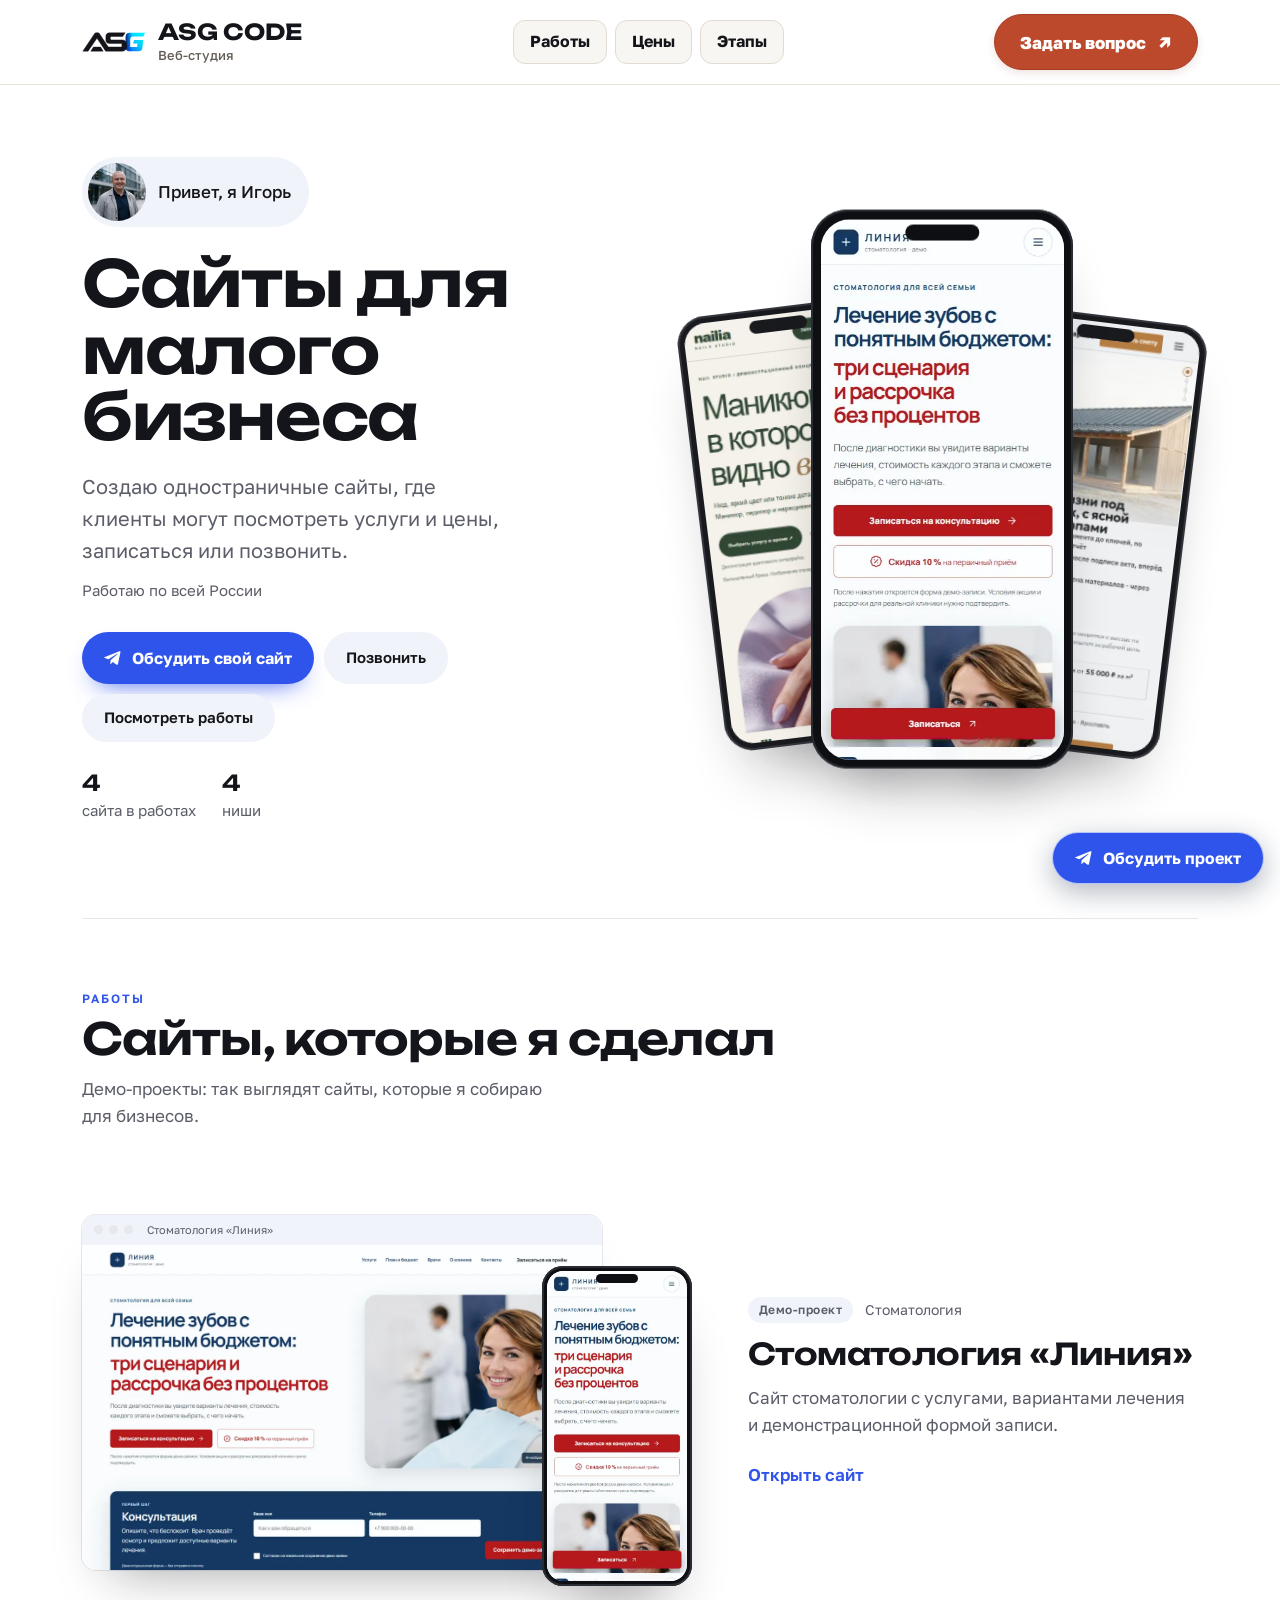
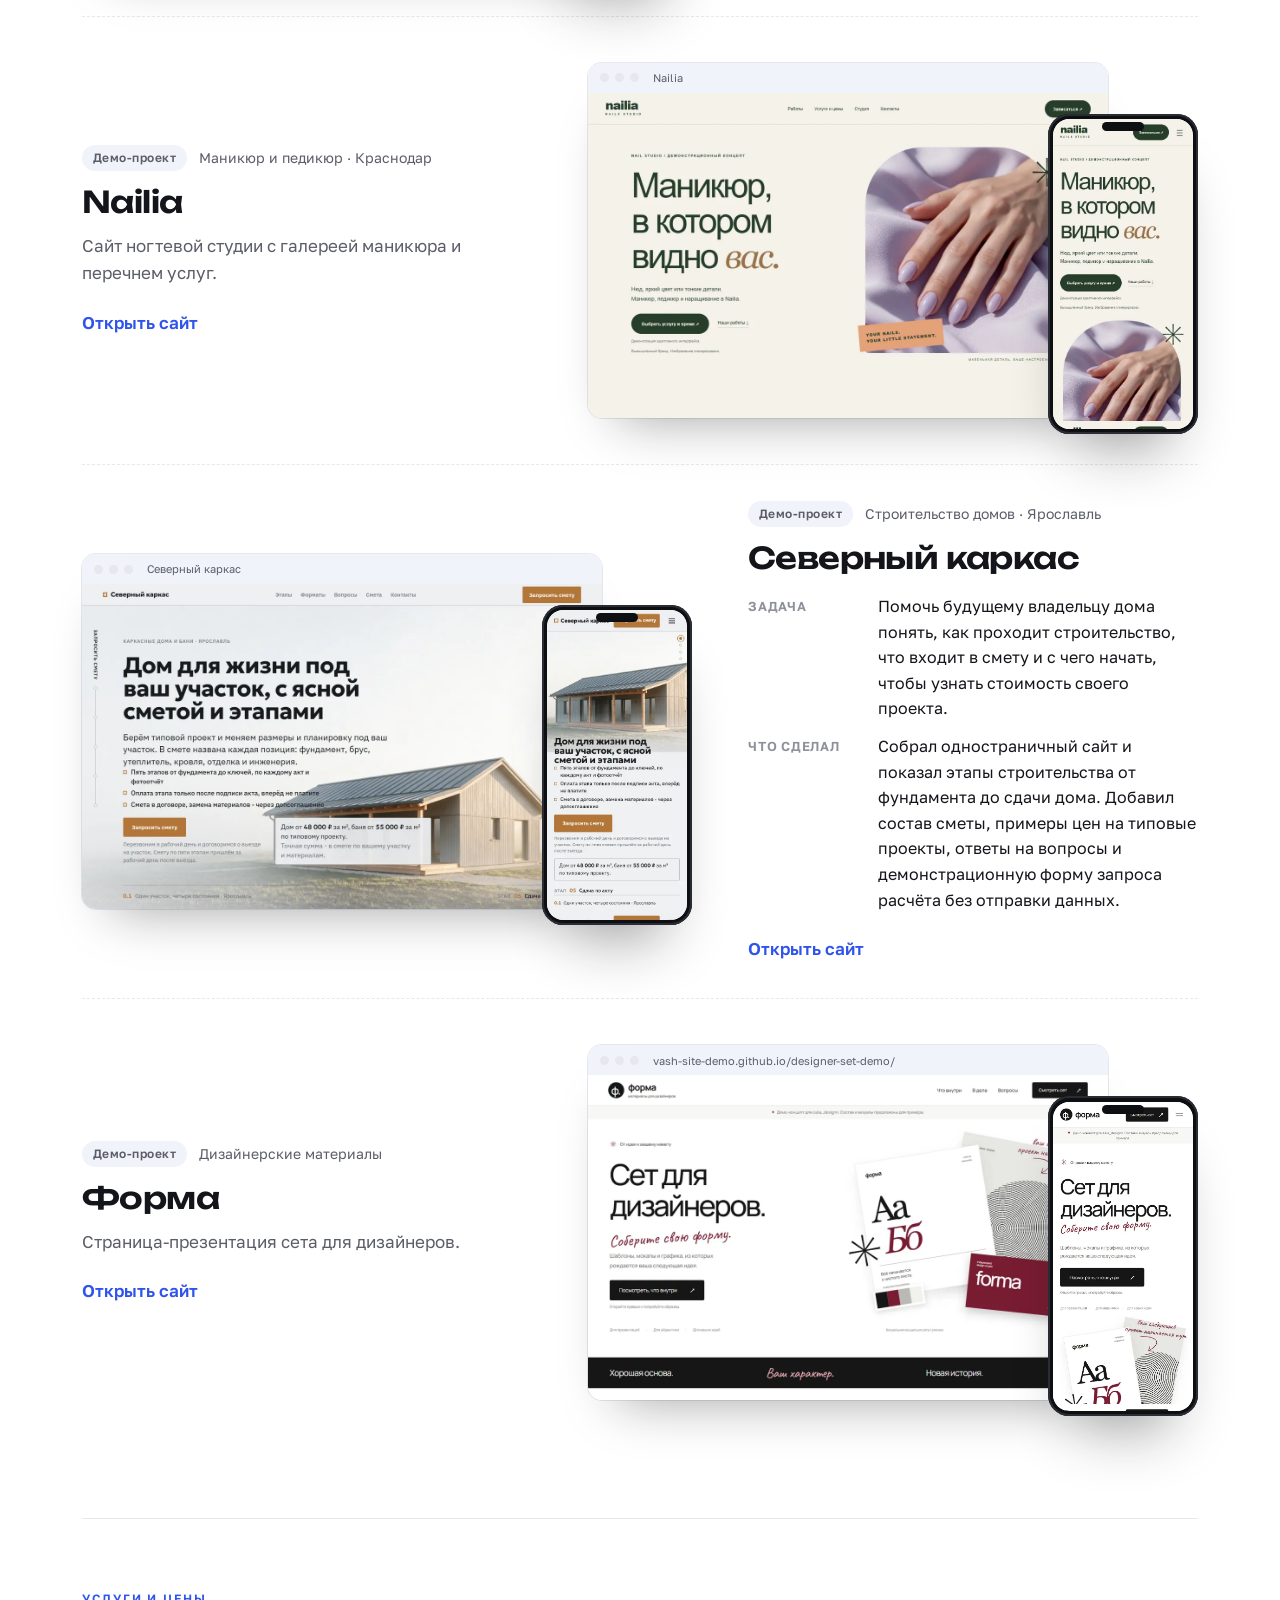
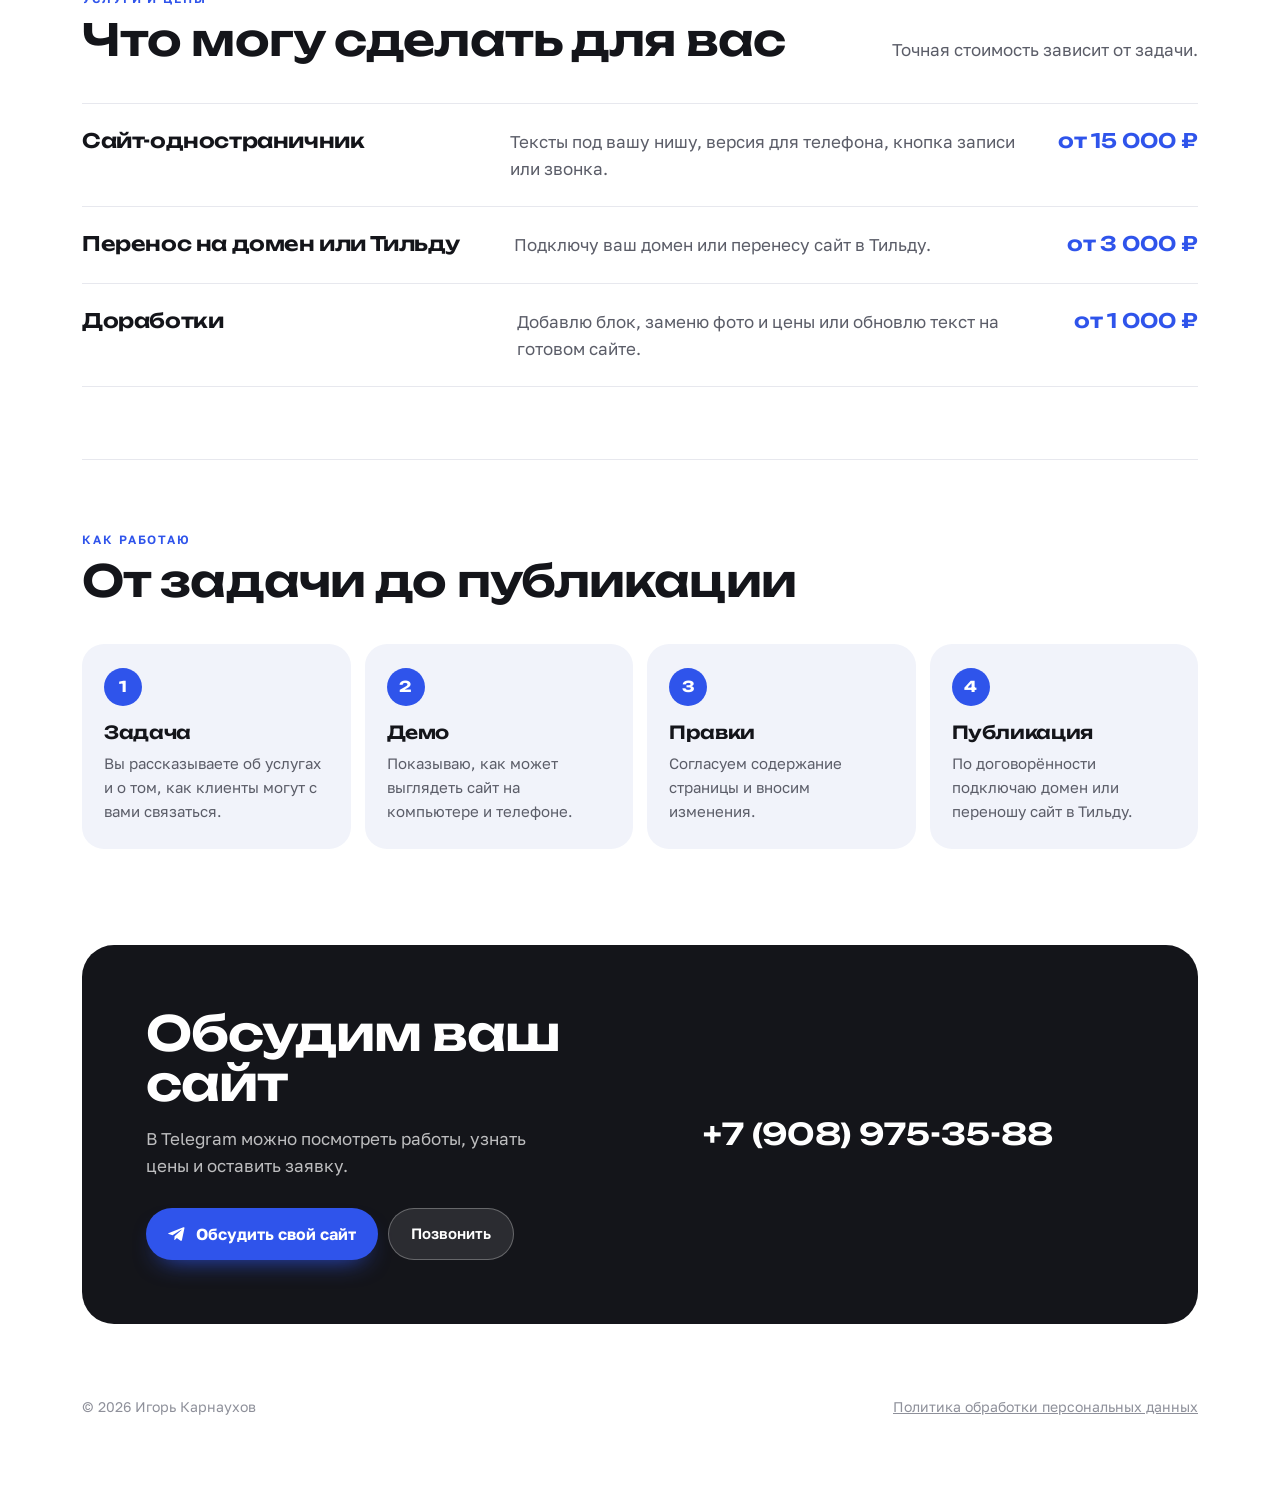
<file: index.html>
<!doctype html>
<html lang="ru">
<head>
<meta charset="utf-8">
<meta name="viewport" content="width=device-width, initial-scale=1">
<title>Игорь Карнаухов – сайты для малого бизнеса</title>
<meta name="description" content="Создаю одностраничные сайты, где клиенты могут посмотреть услуги и цены, записаться или позвонить.">
<meta property="og:title" content="Игорь Карнаухов – сайты для малого бизнеса">
<meta property="og:description" content="Создаю одностраничные сайты, где клиенты могут посмотреть услуги и цены, записаться или позвонить.">
<meta property="og:type" content="website">
<meta property="og:image" content="assets/case-liniya-desktop.webp">
<meta name="color-scheme" content="light">
<link rel="preconnect" href="https://fonts.googleapis.com">
<link rel="preconnect" href="https://fonts.gstatic.com" crossorigin>
<link href="https://fonts.googleapis.com/css2?family=Unbounded:wght@500;600;700&family=Golos+Text:wght@400;500;600;700&display=swap" rel="stylesheet">
<style>
/* Витрина веб-мастера. Палитра задаётся тремя переменными в :root – их меняет сборка (vitrina.mjs). */
:root{
  --accent:#2F54EB; --ink:#14151A; --soft:#F1F3FA;
  --paper:#FFFFFF; --line:#E7E8EE; --ink-2:#5B5D68; --ink-3:#8E909A;
  --display:"Unbounded",system-ui,sans-serif; --body:"Golos Text",system-ui,sans-serif;
  --r:22px;
}
*{box-sizing:border-box}
html{-webkit-text-size-adjust:100%;scroll-behavior:smooth;overflow-x:clip}
body{margin:0;background:var(--paper);color:var(--ink);font:400 17px/1.6 var(--body);overflow-x:hidden}
a{color:inherit}
:focus-visible{outline:3px solid var(--accent);outline-offset:3px;border-radius:8px}
.wrap{max-width:1180px;margin:0 auto;padding:0 16px}
@media (min-width:760px){.wrap{padding:0 32px}}
.eyebrow{font:600 12px/1.3 var(--body);letter-spacing:.16em;text-transform:uppercase;color:var(--accent)}
h1,h2,h3{font-family:var(--display);font-weight:600;letter-spacing:-.02em;margin:0}

/* шапка */
.top{position:sticky;top:0;z-index:10;background:rgba(255,255,255,.88);backdrop-filter:blur(10px);-webkit-backdrop-filter:blur(10px);border-bottom:1px solid transparent;transition:border-color .3s}
.top.scrolled{border-color:var(--line)}
.top .wrap{display:flex;align-items:center;justify-content:space-between;height:64px}
.brand{display:flex;align-items:center;gap:10px;font:600 15px/1 var(--display);text-decoration:none}
.brand i{width:30px;height:30px;border-radius:50%;background:var(--accent);display:grid;place-items:center;color:#fff;font:700 13px/1 var(--display);font-style:normal}
.btn{display:inline-flex;align-items:center;gap:10px;border:0;cursor:pointer;text-decoration:none;font:600 15px/1 var(--body);border-radius:999px;padding:15px 22px;transition:transform .2s,box-shadow .2s,background .2s}
.btn-main{background:var(--accent);color:#fff;box-shadow:0 12px 26px -14px var(--accent)}
.btn-main:hover{transform:translateY(-2px)}
.btn-ghost{background:var(--soft);color:var(--ink)}
.btn-ghost:hover{background:var(--line)}
.btn svg{width:18px;height:18px;flex:none}
.top .btn{padding:11px 18px;font-size:14px}

/* первый экран */
.hero{display:grid;gap:40px;padding:44px 0 64px;align-items:center}
@media (min-width:960px){.hero{grid-template-columns:1.05fr .95fr;padding:72px 0 96px}}
.hello{display:inline-flex;align-items:center;gap:12px;background:var(--soft);border-radius:999px;padding:6px 18px 6px 6px;font-weight:500}
.hello img,.hello b{width:44px;height:44px;border-radius:50%;object-fit:cover;flex:none}
.hello b{background:var(--accent);color:#fff;display:grid;place-items:center;font:700 16px/1 var(--display)}
h1{font-size:clamp(34px,5.4vw,64px);line-height:1.04;margin:22px 0 0}
h1 em{font-style:normal;color:var(--accent)}
.lead{font-size:clamp(17px,1.8vw,20px);color:var(--ink-2);max-width:36ch;margin:20px 0 0}
.cta{display:flex;flex-wrap:wrap;gap:10px;margin-top:30px}
.facts{display:flex;flex-wrap:wrap;gap:8px 26px;margin-top:30px;color:var(--ink-2);font-size:15px}
.facts b{font:600 22px/1 var(--display);color:var(--ink);display:block;margin-bottom:4px}

/* живые телефоны: скриншот сайта прокручивается внутри рамки */
.phone{position:relative;width:var(--pw,250px);aspect-ratio:9/19.2;border-radius:calc(var(--pw,250px) * .14);background:#0E0F13;padding:calc(var(--pw,250px) * .035);box-shadow:0 40px 60px -30px rgba(20,21,26,.45),inset 0 0 0 2px #2A2C33}
.phone .screen{position:relative;width:100%;height:100%;border-radius:calc(var(--pw,250px) * .11);overflow:hidden;background:var(--soft)}
.phone .screen img{position:absolute;left:0;top:0;width:100%;height:auto;will-change:transform;animation:scrollshot var(--dur,22s) ease-in-out infinite alternate;animation-play-state:paused}
.phone.live .screen img{animation-play-state:running}
.phone .notch{position:absolute;top:calc(var(--pw,250px) * .055);left:50%;transform:translateX(-50%);width:28%;height:calc(var(--pw,250px) * .06);background:#0E0F13;border-radius:999px;z-index:2}
@keyframes scrollshot{0%,8%{transform:translateY(0)}92%,100%{transform:translateY(var(--shift,-70%))}}
@media (prefers-reduced-motion:reduce){.phone .screen img{animation:none}}
.fan{position:relative;height:clamp(440px,52vw,600px)}
.fan .phone{position:absolute;top:50%;left:50%}
.fan .phone:nth-child(1){--pw:clamp(190px,21vw,262px);transform:translate(-50%,-50%);z-index:3}
.fan .phone:nth-child(2){--pw:clamp(150px,16vw,206px);transform:translate(-118%,-42%) rotate(-7deg);z-index:2;opacity:.96}
.fan .phone:nth-child(3){--pw:clamp(150px,16vw,206px);transform:translate(18%,-40%) rotate(7deg);z-index:1;opacity:.96}
.fan::before{content:"";position:absolute;inset:8% 6%;border-radius:50%;background:radial-gradient(closest-side,var(--soft),transparent 72%)}
.fan.empty{display:grid;place-items:center;background:var(--soft);border-radius:var(--r);color:var(--ink-3);text-align:center;padding:24px}

/* разделы */
section.block{padding:72px 0;border-top:1px solid var(--line)}
.block-head{display:flex;flex-wrap:wrap;align-items:end;justify-content:space-between;gap:12px 30px;margin-bottom:40px}
.block-head h2{font-size:clamp(28px,3.6vw,44px);line-height:1.05;margin-top:10px}
.block-head p{color:var(--ink-2);max-width:42ch;margin:0}

/* работы */
.case{display:grid;gap:28px;align-items:center;padding:36px 0}
.case + .case{border-top:1px dashed var(--line)}
@media (min-width:900px){.case{grid-template-columns:auto 1fr;gap:56px}.case:nth-child(even){grid-template-columns:1fr auto}.case:nth-child(even) .devices{order:2}}
.devices{position:relative;display:flex;align-items:end;justify-content:center;gap:0;padding:10px 0}
.browser{width:min(520px,72vw);border-radius:14px;overflow:hidden;background:#fff;box-shadow:0 30px 50px -30px rgba(20,21,26,.4),0 0 0 1px var(--line)}
.browser .bar{display:flex;align-items:center;gap:6px;height:30px;padding:0 12px;background:var(--soft)}
.browser .bar i{width:9px;height:9px;border-radius:50%;background:var(--line)}
.browser .bar span{margin-left:8px;font-size:11px;color:var(--ink-3);white-space:nowrap;overflow:hidden;text-overflow:ellipsis}
.browser img{display:block;width:100%;aspect-ratio:16/10;object-fit:cover;object-position:top}
.devices .phone{--pw:clamp(118px,13vw,150px);margin-left:-60px;margin-bottom:-16px;z-index:2}
.devices.solo .phone{--pw:clamp(180px,22vw,230px);margin:0}
.case-text .meta{display:flex;flex-wrap:wrap;align-items:center;gap:8px 12px;color:var(--ink-3);font-size:14px}
.badge{display:inline-flex;align-items:center;gap:6px;font:600 12px/1 var(--body);letter-spacing:.04em;padding:7px 11px;border-radius:999px}
.badge.real{background:var(--accent);color:#fff}
.badge.demo{background:var(--soft);color:var(--ink-2)}
.badge.study{background:transparent;color:var(--accent);box-shadow:inset 0 0 0 1.5px var(--accent)}
.case-text h3{font-size:clamp(22px,2.6vw,30px);line-height:1.1;margin:14px 0 0}
.story{display:grid;gap:12px;margin:20px 0 0;padding:0;list-style:none}
.story li{display:grid;grid-template-columns:118px 1fr;gap:12px;font-size:16px}
.story li b{font-weight:600;color:var(--ink-3);font-size:13px;letter-spacing:.06em;text-transform:uppercase;padding-top:2px}
@media (max-width:520px){.story li{grid-template-columns:1fr;gap:2px}}
.quote{margin:22px 0 0;padding:18px 20px;border-radius:16px;background:var(--soft);font-size:16px}
.quote cite{display:block;margin-top:8px;font-style:normal;color:var(--ink-3);font-size:14px}
.case-text .open{display:inline-flex;align-items:center;gap:8px;margin-top:22px;font-weight:600;color:var(--accent);text-decoration:none}
.case-text .open:hover{text-decoration:underline}

/* услуги */
.price{list-style:none;margin:0;padding:0;border-top:1px solid var(--line)}
.price li{display:grid;gap:6px 30px;padding:24px 0;border-bottom:1px solid var(--line)}
@media (min-width:760px){.price li{grid-template-columns:1fr 1.3fr auto;align-items:baseline}}
.price h3{font-size:20px;line-height:1.2}
.price p{margin:0;color:var(--ink-2)}
.price .sum{font:600 20px/1 var(--display);white-space:nowrap;color:var(--accent)}

/* как работаю – настоящая последовательность, поэтому номера */
.steps{display:grid;gap:14px;counter-reset:s;list-style:none;margin:0;padding:0}
@media (min-width:760px){.steps{grid-template-columns:repeat(4,1fr)}}
.steps li{position:relative;background:var(--soft);border-radius:var(--r);padding:24px 22px 26px;counter-increment:s}
.steps li::before{content:counter(s);display:grid;place-items:center;width:38px;height:38px;border-radius:50%;background:var(--accent);color:#fff;font:700 15px/1 var(--display);margin-bottom:16px}
.steps h3{font-size:18px;line-height:1.2}
.steps p{margin:8px 0 0;color:var(--ink-2);font-size:15px}

/* финал: превью сообщения, которое уйдёт владельцу витрины */
.final{margin:24px 0 72px;border-radius:32px;background:var(--ink);color:#fff;padding:40px 22px;display:grid;gap:30px;align-items:center;overflow:hidden;position:relative}
@media (min-width:860px){.final{grid-template-columns:1.1fr .9fr;padding:64px}}
.final h2{font-size:clamp(28px,4vw,48px);line-height:1.04}
.final p{color:rgba(255,255,255,.72);margin:16px 0 0;max-width:38ch}
.final .cta{margin-top:28px}
.final .btn-ghost{background:rgba(255,255,255,.1);color:#fff}
.final .btn-ghost:hover{background:rgba(255,255,255,.18)}
.chat{background:#fff;color:var(--ink);border-radius:24px;padding:18px;box-shadow:0 30px 60px -30px rgba(0,0,0,.6);max-width:380px;justify-self:center;width:100%}
.chat .who{display:flex;align-items:center;gap:10px;font-weight:600;font-size:15px;padding-bottom:14px;border-bottom:1px solid var(--line)}
.chat .who img,.chat .who b{width:36px;height:36px;border-radius:50%;object-fit:cover}
.chat .who b{background:var(--accent);color:#fff;display:grid;place-items:center;font:700 14px/1 var(--display)}
.chat .who small{display:block;font-weight:400;color:#2FA35A;font-size:12px}
.bubble{margin:16px 0 4px auto;max-width:88%;background:var(--accent);color:#fff;border-radius:18px 18px 4px 18px;padding:12px 14px;font-size:15px;line-height:1.45}
.bubble-time{text-align:right;font-size:11px;color:var(--ink-3)}
.typing{display:flex;gap:4px;margin-top:14px;padding:10px 14px;background:var(--soft);border-radius:18px 18px 18px 4px;width:fit-content}
.typing i{width:7px;height:7px;border-radius:50%;background:var(--ink-3);animation:dot 1.2s infinite}
.typing i:nth-child(2){animation-delay:.2s}.typing i:nth-child(3){animation-delay:.4s}
@keyframes dot{0%,60%,100%{opacity:.3;transform:none}30%{opacity:1;transform:translateY(-3px)}}

footer{padding:26px 0 40px;color:var(--ink-3);font-size:14px;display:flex;flex-wrap:wrap;gap:8px 24px;justify-content:space-between}
.toast{position:fixed;left:50%;bottom:24px;transform:translate(-50%,140%);background:var(--ink);color:#fff;padding:14px 20px;border-radius:14px;font-size:15px;z-index:50;transition:transform .35s cubic-bezier(.2,.8,.2,1),visibility .35s;max-width:calc(100% - 32px);visibility:hidden}
.toast.show{transform:translate(-50%,0);visibility:visible}
.reveal{opacity:0;transform:translateY(24px);transition:opacity .7s ease,transform .7s cubic-bezier(.2,.8,.2,1)}
.reveal.in{opacity:1;transform:none}
@media (prefers-reduced-motion:reduce){.reveal{opacity:1;transform:none;transition:none}}

body{overflow-x:clip}
.top{background:#fff;border-bottom-color:#eae4dd;color:var(--ink);backdrop-filter:none}
.top.scrolled{border-color:#eae4dd}
.top .wrap{height:84px;gap:12px}
.top .brand{gap:12px;flex:none;color:var(--ink)}
.brand img{width:64px;height:auto;display:block}
.brand strong{display:block;font:700 22px/1 var(--display);white-space:nowrap}
.brand small{display:block;margin-top:5px;color:#625c56;font:500 13px/1.2 var(--body)}
.top .top-cta{min-height:56px;padding:0 25px;gap:12px;justify-content:center;border:1px solid #a53d24;background:#bc492c;color:#fff;font-size:17px;font-weight:800;white-space:nowrap;box-shadow:0 3px 8px #81271322}
.top .top-cta:hover{background:#a53d24}
.top-cta-arrow{font-size:18px}
.top :focus-visible{outline-color:#bc492c}
.nav-links{display:flex;gap:8px}
.nav-links a,.mobile-nav a,.mobile-nav summary{display:flex;align-items:center;justify-content:center;min-height:44px;padding:0 16px;border:1px solid var(--line);border-radius:12px;background:var(--soft);color:var(--ink);text-decoration:none;font-size:16px;font-weight:700}
.nav-links a:hover,.mobile-nav a:hover,.mobile-nav summary:hover{border-color:var(--accent);color:var(--accent)}
.top .nav-links a,.top .mobile-nav a,.top .mobile-nav summary{background:#f8f6f3;color:var(--ink);border-color:#e3dbd2}
.top .nav-links a:hover,.top .mobile-nav a:hover,.top .mobile-nav summary:hover{border-color:#bc492c;color:#9f3921}
.mobile-nav{display:none;position:relative}
.mobile-nav summary{list-style:none;cursor:pointer;padding:0 12px}
.mobile-nav summary::-webkit-details-marker{display:none}
.mobile-nav nav{position:absolute;right:0;top:calc(100% + 8px);display:grid;gap:6px;min-width:160px;padding:8px;background:var(--paper);border:1px solid var(--line);border-radius:14px;box-shadow:0 12px 30px #14151a26}
.mobile-nav a{justify-content:flex-start}
.cta .btn{min-height:48px}
.cta .btn-bot,.project-float{min-height:52px;font-size:16px;font-weight:700}
.final .btn-ghost{border:1px solid rgba(255,255,255,.28)}
.final a:focus-visible{outline-color:#fff}
.project-float{position:fixed;inset:auto max(16px,env(safe-area-inset-right)) max(16px,env(safe-area-inset-bottom)) auto;z-index:9;justify-content:center;border:1px solid rgba(255,255,255,.65);box-shadow:0 8px 28px #17274255}
.has-project-float footer{padding-bottom:calc(94px + env(safe-area-inset-bottom))}
section[id]{scroll-margin-top:100px}
.hello img{width:58px;height:58px}
.region{color:var(--ink-2);font-size:15px;margin:12px 0 0}
.case-text .meta,.browser .bar span{color:var(--ink-2)}
.contact-number{font:600 clamp(20px,3vw,30px)/1.2 var(--display);max-width:100%;overflow-wrap:anywhere}
.contact-number a{text-decoration:none}
.contact-number a:hover{text-decoration:underline}
[hidden]{display:none!important}
@media(max-width:820px){
  .nav-links{display:none}
  .mobile-nav{display:block;margin-left:auto}
}
@media(max-width:680px){
  .top .wrap{height:72px;gap:8px}
  .top .brand{gap:6px}
  .brand img{width:40px}
  .brand strong{font-size:17px}
  .brand small,.top-cta-arrow{display:none}
  .top .top-cta{min-height:49px;padding:0 13px;font-size:14px}
  section[id]{scroll-margin-top:88px}
  .project-float{padding:14px 18px}
  .hero{gap:22px;padding-top:32px}
  .fan{height:360px}
  .fan .phone:nth-child(1){--pw:154px}
  .fan .phone:nth-child(2),.fan .phone:nth-child(3){--pw:128px}
}
@media(max-width:480px){
  .mobile-nav summary{width:44px;padding:0}
  .mobile-nav summary span{position:absolute;width:1px;height:1px;overflow:hidden;clip-path:inset(50%)}
  .mobile-nav summary::before{content:'';width:17px;height:13px;border-block:2px solid currentColor;background:linear-gradient(currentColor,currentColor) center / 100% 2px no-repeat}
}
@media(max-width:380px){
  .top .wrap{padding-inline:12px;gap:6px}
  .brand img{width:34px}
  .brand strong{font-size:16px}
  .top .top-cta{padding-inline:12px}
}
@media(max-width:359px){
  .brand img{display:none}
}
</style>
</head>
<body>
<header class="top"><div class="wrap">
  <a class="brand" href="#"><img src="assets/asg-code-mark.svg" alt="" width="64" height="20"><span><strong>ASG CODE</strong><small>Веб-студия</small></span></a>
  <nav class="nav-links" aria-label="Разделы"><a href="#works">Работы</a><a href="#services">Цены</a><a href="#how">Этапы</a></nav>
  <details class="mobile-nav"><summary><span>Меню</span></summary><nav aria-label="Разделы"><a href="#works">Работы</a><a href="#services">Цены</a><a href="#how">Этапы</a></nav></details>
  <a class="btn btn-main top-cta" href="#write">Задать вопрос<span class="top-cta-arrow" aria-hidden="true">↗</span></a>
</div></header>

<main class="wrap">
  <section class="hero">
    <div>
      <span class="hello" id="hello"></span>
      <h1 id="h1"></h1>
      <p class="lead" id="lead"></p><p class="region" id="region"></p>
      <div class="cta" data-cta></div>
      <div class="facts" id="facts"></div>
    </div>
    <div class="fan" id="fan" aria-label="Мои работы"></div>
  </section>

  <section class="block" id="works">
    <div class="block-head reveal"><div><div class="eyebrow">Работы</div><h2>Сайты, которые я сделал</h2></div><p id="worksNote"></p></div>
    <div id="cases"></div>
  </section>

  <section class="block" id="services">
    <div class="block-head reveal"><div><div class="eyebrow">Услуги и цены</div><h2>Что могу сделать для вас</h2></div><p>Точная стоимость зависит от задачи.</p></div>
    <ul class="price reveal" id="price"></ul>
  </section>

  <section class="block" id="how">
    <div class="block-head reveal"><div><div class="eyebrow">Как работаю</div><h2>От задачи до публикации</h2></div></div>
    <ol class="steps reveal" id="steps"></ol>
  </section>

  <section class="final reveal" id="write">
    <div>
      
      <h2>Обсудим ваш сайт</h2>
      <p id="contactHint"></p>
      <div class="cta" data-cta></div>
    </div>
    <div class="contact-number" id="contactNumber" hidden></div><div class="chat" id="chat" aria-hidden="true" hidden>
      <div class="who"><span id="chatAva"></span><div><span id="chatName"></span><small>в сети</small></div></div>
      <div class="bubble" id="bubble"></div>
      <div class="bubble-time">сейчас</div>
      <div class="typing"><i></i><i></i><i></i></div>
    </div>
  </section>
</main>

<footer class="wrap"><span id="foot"></span><span><a href="politika.html">Политика обработки персональных данных</a></span></footer>
<div class="toast" id="toast" role="status"></div>

<script id="data" type="application/json">{"name":"Игорь Карнаухов","region":"Работаю по всей России","photo":"assets/photo.webp","palette":"А","h1":"Сайты для малого бизнеса","lead":"Создаю одностраничные сайты, где клиенты могут посмотреть услуги и цены, записаться или позвонить.","phone":"+79089753588","phoneLabel":"+7 (908) 975-35-88","messengers":{"bot":"https://t.me/vash_site_consultant_bot"},"message":"Здравствуйте, Игорь! Посмотрел ваши работы и хочу обсудить сайт для моего бизнеса.","services":[{"title":"Сайт-одностраничник","desc":"Тексты под вашу нишу, версия для телефона, кнопка записи или звонка.","price":"от 15 000 ₽"},{"title":"Перенос на домен или Тильду","desc":"Подключу ваш домен или перенесу сайт в Тильду.","price":"от 3 000 ₽"},{"title":"Доработки","desc":"Добавлю блок, заменю фото и цены или обновлю текст на готовом сайте.","price":"от 1 000 ₽"}],"steps":[["Задача","Вы рассказываете об услугах и о том, как клиенты могут с вами связаться."],["Демо","Показываю, как может выглядеть сайт на компьютере и телефоне."],["Правки","Согласуем содержание страницы и вносим изменения."],["Публикация","По договорённости подключаю домен или переношу сайт в Тильду."]],"cases":[{"title":"Стоматология «Линия»","niche":"Стоматология","url":"./assets/demos/liniya/","kind":"demo","about":"Сайт стоматологии с услугами, вариантами лечения и демонстрационной формой записи.","desktop":"assets/case-liniya-desktop.webp","mobile":"assets/case-liniya-mobile.webp"},{"title":"Nailia","niche":"Маникюр и педикюр","city":"Краснодар","url":"./assets/demos/nailia/","kind":"demo","about":"Сайт ногтевой студии с галереей маникюра и перечнем услуг.","desktop":"assets/case-nailia-desktop.webp","mobile":"assets/case-nailia-mobile.webp"},{"title":"Северный каркас","niche":"Строительство домов","city":"Ярославль","url":"./assets/demos/severny-karkas/","kind":"demo","task":"Помочь будущему владельцу дома понять, как проходит строительство, что входит в смету и с чего начать, чтобы узнать стоимость своего проекта.","did":"Собрал одностраничный сайт и показал этапы строительства от фундамента до сдачи дома. Добавил состав сметы, примеры цен на типовые проекты, ответы на вопросы и демонстрационную форму запроса расчёта без отправки данных.","desktop":"assets/case-severny-karkas-desktop.webp","mobile":"assets/case-severny-karkas-mobile.webp"},{"title":"Форма","niche":"Дизайнерские материалы","url":"https://vash-site-demo.github.io/designer-set-demo/","kind":"demo","about":"Страница-презентация сета для дизайнеров.","desktop":"assets/case-vash-site-demo-github-io-designer-set-demo-desktop.webp","mobile":"assets/case-vash-site-demo-github-io-designer-set-demo-mobile.webp"}],"policyFile":"politika.html"}</script>
<script>
(() => {
  const D = JSON.parse(document.getElementById('data').textContent);
  const $ = (id) => document.getElementById(id);
  const esc = (s) => String(s ?? '').replace(/[&<>"]/g, (c) => ({ '&': '&amp;', '<': '&lt;', '>': '&gt;', '"': '&quot;' }[c]));
  const first = (D.name || '').split(' ')[0];
  $('region').textContent = D.region || '';
  document.querySelectorAll('.mobile-nav a').forEach((link) => link.addEventListener('click', () => { link.closest('details').open = false; }));
  const init = (D.name || '?').split(' ').map((w) => w[0]).join('').slice(0, 2).toUpperCase();
  const ava = D.photo ? `<img src="${esc(D.photo)}" alt="">` : `<b>${esc(init)}</b>`;

  $('hello').innerHTML = `${ava}<span>Привет, я ${esc(first)}</span>`;
  $('h1').innerHTML = D.h1 || `Сайты для малого бизнеса${D.city ? ` в <em>${esc(D.cityIn || D.city)}</em>` : ''}`;
  $('lead').textContent = D.lead || 'Соберу готовое демо вашего сайта до разговора – вы смотрите результат, а потом решаете.';
  $('chatAva').innerHTML = ava; $('chatName').textContent = D.name;
  $('bubble').textContent = D.message;
  $('foot').textContent = `© ${new Date().getFullYear()} ${D.name}${D.city ? ', ' + D.city : ''}`;

  const cases = D.cases || [];
  const real = cases.filter((c) => c.kind === 'real').length;
  const niches = [...new Set(cases.map((c) => c.niche).filter(Boolean))];
  const word = (n, a, b, c) => { const m = n % 10, h = n % 100; return m === 1 && h !== 11 ? a : m >= 2 && m <= 4 && (h < 12 || h > 14) ? b : c; };
  $('facts').innerHTML = [
    cases.length ? `<span><b>${cases.length}</b>${word(cases.length, 'сайт', 'сайта', 'сайтов')} в работах</span>` : '',
    real ? `<span><b>${real}</b>${word(real, 'реальный заказ', 'реальных заказа', 'реальных заказов')}</span>` : '',
    niches.length ? `<span><b>${niches.length}</b>${word(niches.length, 'ниша', 'ниши', 'ниш')}</span>` : ''
  ].join('');
  const kinds = new Set(cases.map((c) => c.kind || 'demo'));
  if (kinds.size > 1) $('worksNote').textContent = [kinds.has('real') && '«Реальный заказ» – за сайт заплатил владелец', kinds.has('study') && '«Учебный кейс» – задача из обучения', kinds.has('demo') && '«Демо-проект» – сайт, собранный на пробу'].filter(Boolean).join('. ') + '.';
  else $('worksNote').textContent = real && real < cases.length ? '«Реальный заказ» – сайт, за который заплатил владелец. «Демо-проект» – собранный на пробу, «Учебный кейс» – задача из обучения.' : real ? 'Все работы – реальные заказы.' : 'Демо-проекты: так выглядят сайты, которые я собираю для бизнесов.';

  // мессенджеры: ссылка с готовым текстом; для MAX текст копируется в буфер
  const msg = D.message || 'Здравствуйте! Хочу заказать сайт.';
  const enc = encodeURIComponent(msg);
  const M = D.messengers || {};
  const ico = {
    telegram: '<svg viewBox="0 0 24 24" fill="currentColor"><path d="M21.9 4.3 18.6 20c-.2 1.1-.9 1.4-1.8.9l-5-3.7-2.4 2.3c-.3.3-.5.5-1 .5l.4-5.1 9.2-8.3c.4-.4-.1-.6-.6-.2L6 13.6l-4.9-1.5c-1.1-.3-1.1-1.1.2-1.6L20.5 3c.9-.3 1.7.2 1.4 1.3z"/></svg>',
    whatsapp: '<svg viewBox="0 0 24 24" fill="currentColor"><path d="M12 2a10 10 0 0 0-8.6 15.1L2 22l5-1.3A10 10 0 1 0 12 2zm5.8 14.1c-.2.7-1.4 1.3-1.9 1.4-.5.1-1.1.1-1.8-.1-3.2-1.1-5.3-4.3-5.4-4.5-.2-.2-1.3-1.7-1.3-3.3s.8-2.3 1.1-2.6c.3-.3.6-.4.8-.4h.6c.2 0 .4 0 .6.5l.9 2.1c.1.2.1.4 0 .6l-.4.6-.4.5c-.1.1-.3.3-.1.6.2.3.8 1.3 1.7 2.1 1.2 1 2.1 1.3 2.4 1.5.3.1.5.1.6-.1l.9-1.1c.2-.3.4-.2.7-.1l2 .9c.3.2.5.2.6.4.1.1.1.7-.1 1.4z"/></svg>',
    max: '<svg viewBox="0 0 24 24" fill="currentColor"><path d="M12 2.5A9.5 9.5 0 0 0 2.5 12c0 1.9.6 3.7 1.5 5.2L3 21l3.9-1a9.5 9.5 0 1 0 5.1-17.5zm-4 6.2h2l2 3.4 2-3.4h2v6.6h-1.8v-3.9l-1.8 3h-.8l-1.8-3v3.9H8z"/></svg>'
  };
  const links = [];
  const canMessage = Boolean(M.telegram || M.whatsapp || M.max);
  const hasPhone = /^\+[1-9][0-9]{7,14}$/.test(D.phone || '');
  if (hasPhone) links.push({ k: 'phone', label: 'Позвонить', href: 'tel:' + D.phone, local: true });
  if (M.email) links.push({ k: 'email', label: 'Почта', href: 'mailto:' + M.email + '?subject=' + encodeURIComponent('Сайт для бизнеса') + '&body=' + enc, local: true });
  if (M.telegram) links.push({ k: 'telegram', label: 'Telegram', href: `https://t.me/${String(M.telegram).replace(/^@|https?:\/\/t\.me\//g, '')}?text=${enc}` });
  if (M.whatsapp) links.push({ k: 'whatsapp', label: 'WhatsApp', href: `https://wa.me/${String(M.whatsapp).replace(/\D/g, '')}?text=${enc}` });
  if (M.max) links.push({ k: 'max', label: 'MAX', href: M.max, copy: true });
  // бот-продавец: работы, цены и бриф круглые сутки (скилл «Бот-продавец»)
  const botUrl = M.bot && (M.bot.startsWith('http') ? M.bot : 'https://t.me/' + M.bot.replace(/^@/, ''));
  if (botUrl) links.unshift({ k: 'telegram', label: 'Обсудить свой сайт', href: botUrl, bot: true });
  $('contactHint').textContent = canMessage
    ? 'Выберите мессенджер, чтобы отправить готовое сообщение.'
    : M.bot
      ? 'В Telegram можно посмотреть работы, узнать цены и оставить заявку.'
      : 'Расскажите, какой сайт вам нужен. Обсудим задачу и объём работ.';
  $('chat').hidden = !canMessage;
  if (!canMessage && hasPhone) {
    const contact = $('contactNumber');
    const number = document.createElement('a');
    number.href = 'tel:' + D.phone;
    number.textContent = D.phoneLabel || D.phone;
    contact.append(number);
    contact.hidden = false;
  }
  const ctaHtml = links.map((l, i) => `<a class="btn ${i === 0 ? 'btn-main' : 'btn-ghost'}${l.bot ? ' btn-bot' : ''}" href="${esc(l.href)}" ${l.local ? '' : 'target="_blank" rel="noopener"'} ${l.copy ? 'data-copy' : ''}>${ico[l.k] || ''}${l.label}</a>`).join('') || '<span>Добавьте мессенджер: «добавь в витрину Telegram …»</span>';
  document.querySelectorAll('[data-cta]').forEach((el) => { el.innerHTML = ctaHtml; });
  document.querySelector('.hero [data-cta]').insertAdjacentHTML('beforeend', '<a class="btn btn-ghost" href="#works">Посмотреть работы</a>');
  if (botUrl) {
    const headerLink = document.querySelector('.top-cta');
    headerLink.href = botUrl;
    headerLink.target = '_blank';
    headerLink.rel = 'noopener';
    headerLink.title = 'Открыть консультанта в Telegram';
    const projectLink = document.createElement('a');
    projectLink.className = 'btn btn-main project-float';
    projectLink.href = botUrl;
    projectLink.target = '_blank';
    projectLink.rel = 'noopener';
    projectLink.innerHTML = ico.telegram + '<span>Обсудить проект</span>';
    document.body.classList.add('has-project-float');
    document.body.append(projectLink);
  }
  const toast = (t) => { const el = $('toast'); el.textContent = t; el.classList.add('show'); setTimeout(() => el.classList.remove('show'), 3200); };
  document.addEventListener('click', (e) => {
    const a = e.target.closest('[data-copy]'); if (!a) return;
    try { navigator.clipboard.writeText(msg); toast('Текст сообщения скопирован – вставьте его в чат MAX'); } catch (_) {}
  });

  // живой телефон
  const phone = (c, dur) => `<div class="phone" style="--dur:${dur}s"><div class="notch"></div><div class="screen">${c.mobile ? `<img src="${esc(c.mobile)}" alt="Сайт ${esc(c.title)} на телефоне" loading="lazy" data-shift>` : ''}</div></div>`;
  const fan = $('fan');
  const withShots = cases.filter((c) => c.mobile);
  if (withShots.length) fan.innerHTML = withShots.slice(0, 3).map((c, i) => phone(c, 20 + i * 4)).join('');
  else { fan.classList.add('empty'); fan.textContent = 'Здесь появятся ваши работы: скажите Клоду «добавь в витрину сайт …»'; }

  const story = (c) => [['Задача', c.task], ['Что сделал', c.did], ['Результат', c.result]].filter(([, v]) => v).map(([k, v]) => `<li><b>${k}</b><span>${esc(v)}</span></li>`).join('');
  $('cases').innerHTML = cases.map((c, i) => `
    <article class="case reveal">
      <div class="devices${c.desktop ? '' : ' solo'}">
        ${c.desktop ? `<div class="browser"><div class="bar"><i></i><i></i><i></i><span>${esc(c.url?.startsWith('./') ? c.title : (c.url || '').replace(/^https?:\/\//, ''))}</span></div><img src="${esc(c.desktop)}" alt="Сайт ${esc(c.title)}" loading="lazy"></div>` : ''}
        ${c.mobile ? phone(c, 18 + (i % 3) * 3) : ''}
      </div>
      <div class="case-text">
        <div class="meta"><span class="badge ${c.kind === 'real' ? 'real' : c.kind === 'study' ? 'study' : 'demo'}">${c.kind === 'real' ? 'Реальный заказ' : c.kind === 'study' ? 'Учебный кейс' : 'Демо-проект'}</span>${esc([c.niche, c.city].filter(Boolean).join(' · '))}</div>
        <h3>${esc(c.title)}</h3>
        ${story(c) ? `<ul class="story">${story(c)}</ul>` : c.about ? `<p style="color:var(--ink-2);margin:14px 0 0">${esc(c.about)}</p>` : ''}
        ${c.quote ? `<blockquote class="quote">«${esc(c.quote)}»<cite>${esc(c.quoteAuthor || 'владелец')}</cite></blockquote>` : ''}
        ${c.url ? `<a class="open" href="${esc(c.url)}" target="_blank" rel="noopener">Открыть сайт</a>` : ''}
      </div>
    </article>`).join('') || '<p style="color:var(--ink-3)">Работы появятся здесь.</p>';

  $('price').innerHTML = (D.services || []).map((s) => `<li><h3>${esc(s.title)}</h3><p>${esc(s.desc || '')}</p><span class="sum">${esc(s.price || 'по запросу')}</span></li>`).join('');
  $('steps').innerHTML = (D.steps || [
    ['Демо до оплаты', 'Собираю демо вашего сайта по карточке на Картах или вашему описанию.'],
    ['Правки словами', 'Говорите, что поменять, – меняю в тот же день.'],
    ['Ваш адрес', 'Переношу сайт на ваш домен или в вашу Тильду.'],
    ['Готово', 'Сайт работает и приводит заявки. Остаюсь на связи.']
  ]).map(([t, p]) => `<li><h3>${esc(t)}</h3><p>${esc(p)}</p></li>`).join('');

  // сдвиг прокрутки внутри телефона = высота скриншота минус экран
  const fit = (img) => { const s = img.parentElement; const h = img.getBoundingClientRect().height, sh = s.getBoundingClientRect().height; if (h > sh) img.style.setProperty('--shift', `${-((h - sh) / h) * 100}%`); };
  document.querySelectorAll('[data-shift]').forEach((img) => { if (img.complete) fit(img); else img.addEventListener('load', () => fit(img)); });
  const io = new IntersectionObserver((es) => es.forEach((e) => {
    if (e.target.classList.contains('phone')) e.target.classList.toggle('live', e.isIntersecting);
    else if (e.isIntersecting) { e.target.classList.add('in'); io.unobserve(e.target); }
  }), { threshold: .15 });
  document.querySelectorAll('.phone,.reveal').forEach((el) => io.observe(el));
  addEventListener('scroll', () => document.querySelector('.top').classList.toggle('scrolled', scrollY > 8), { passive: true });
})();
</script>
</body>
</html>
</file>
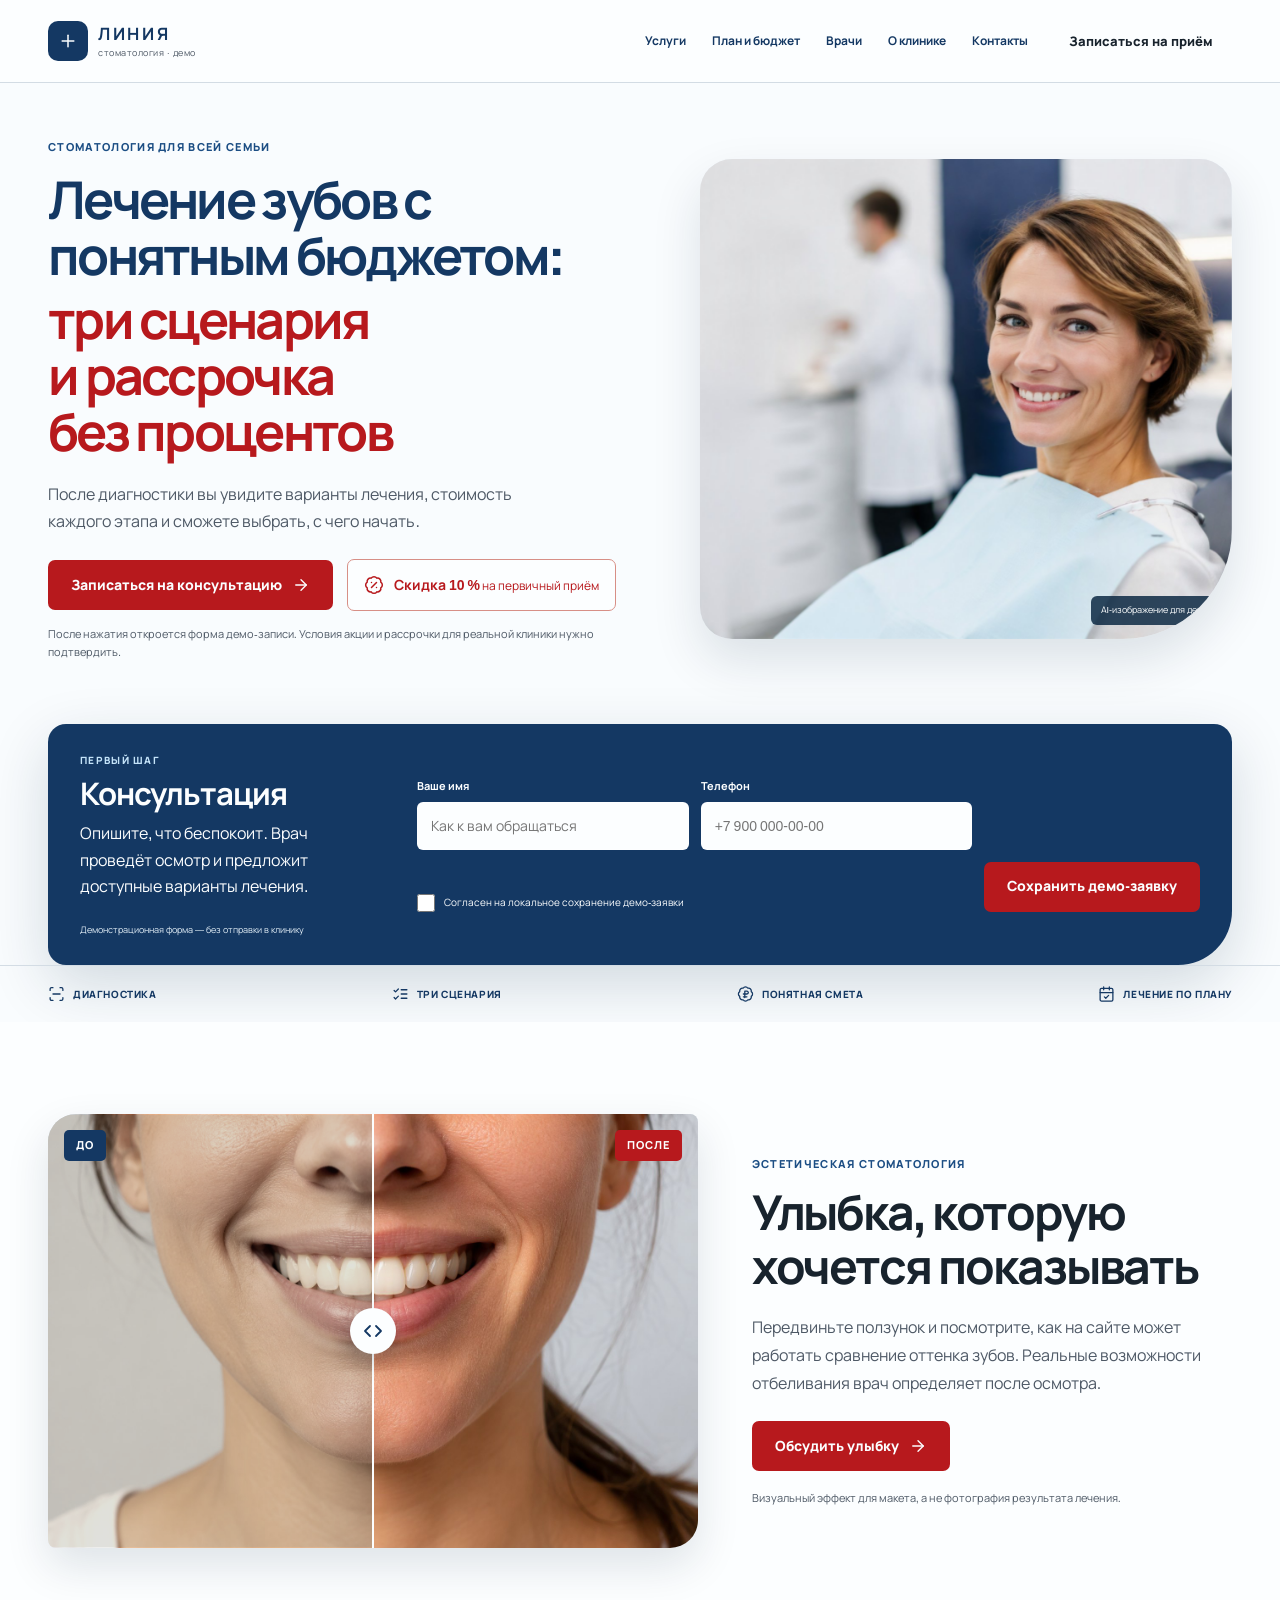
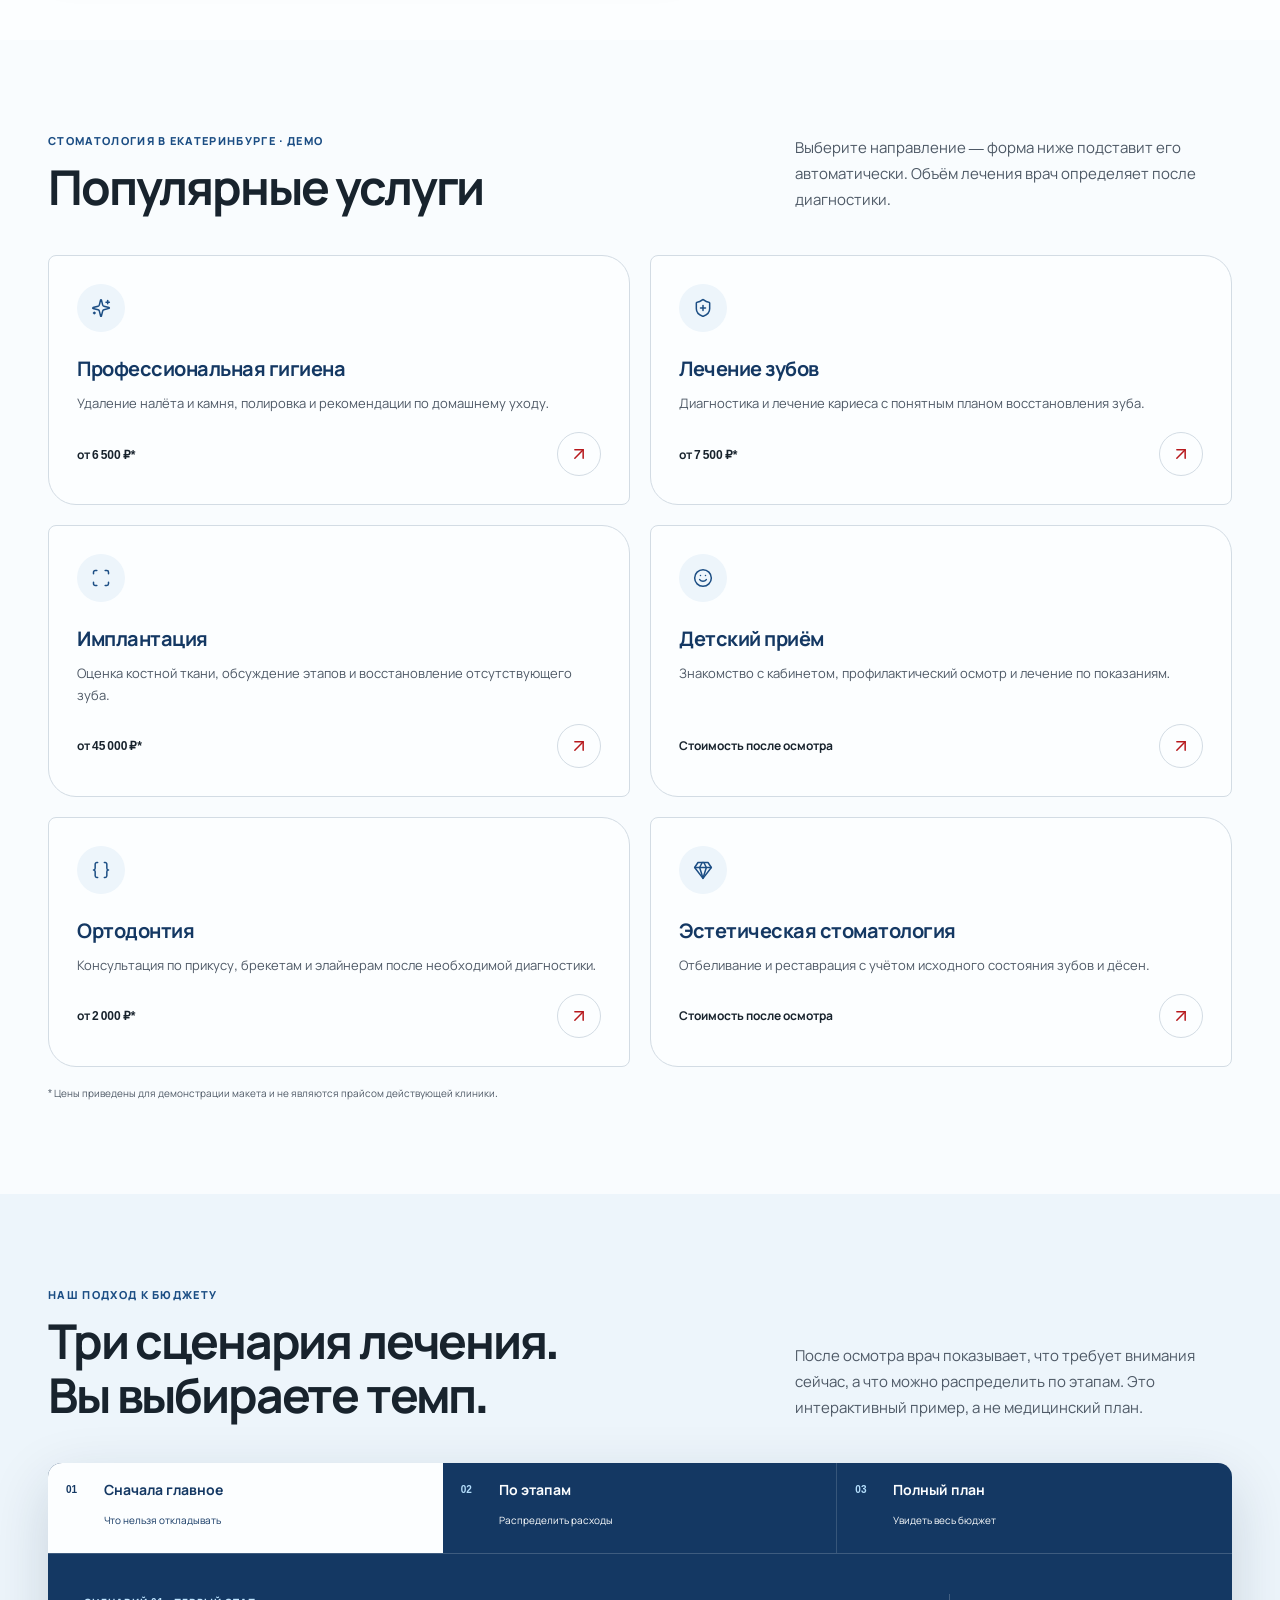
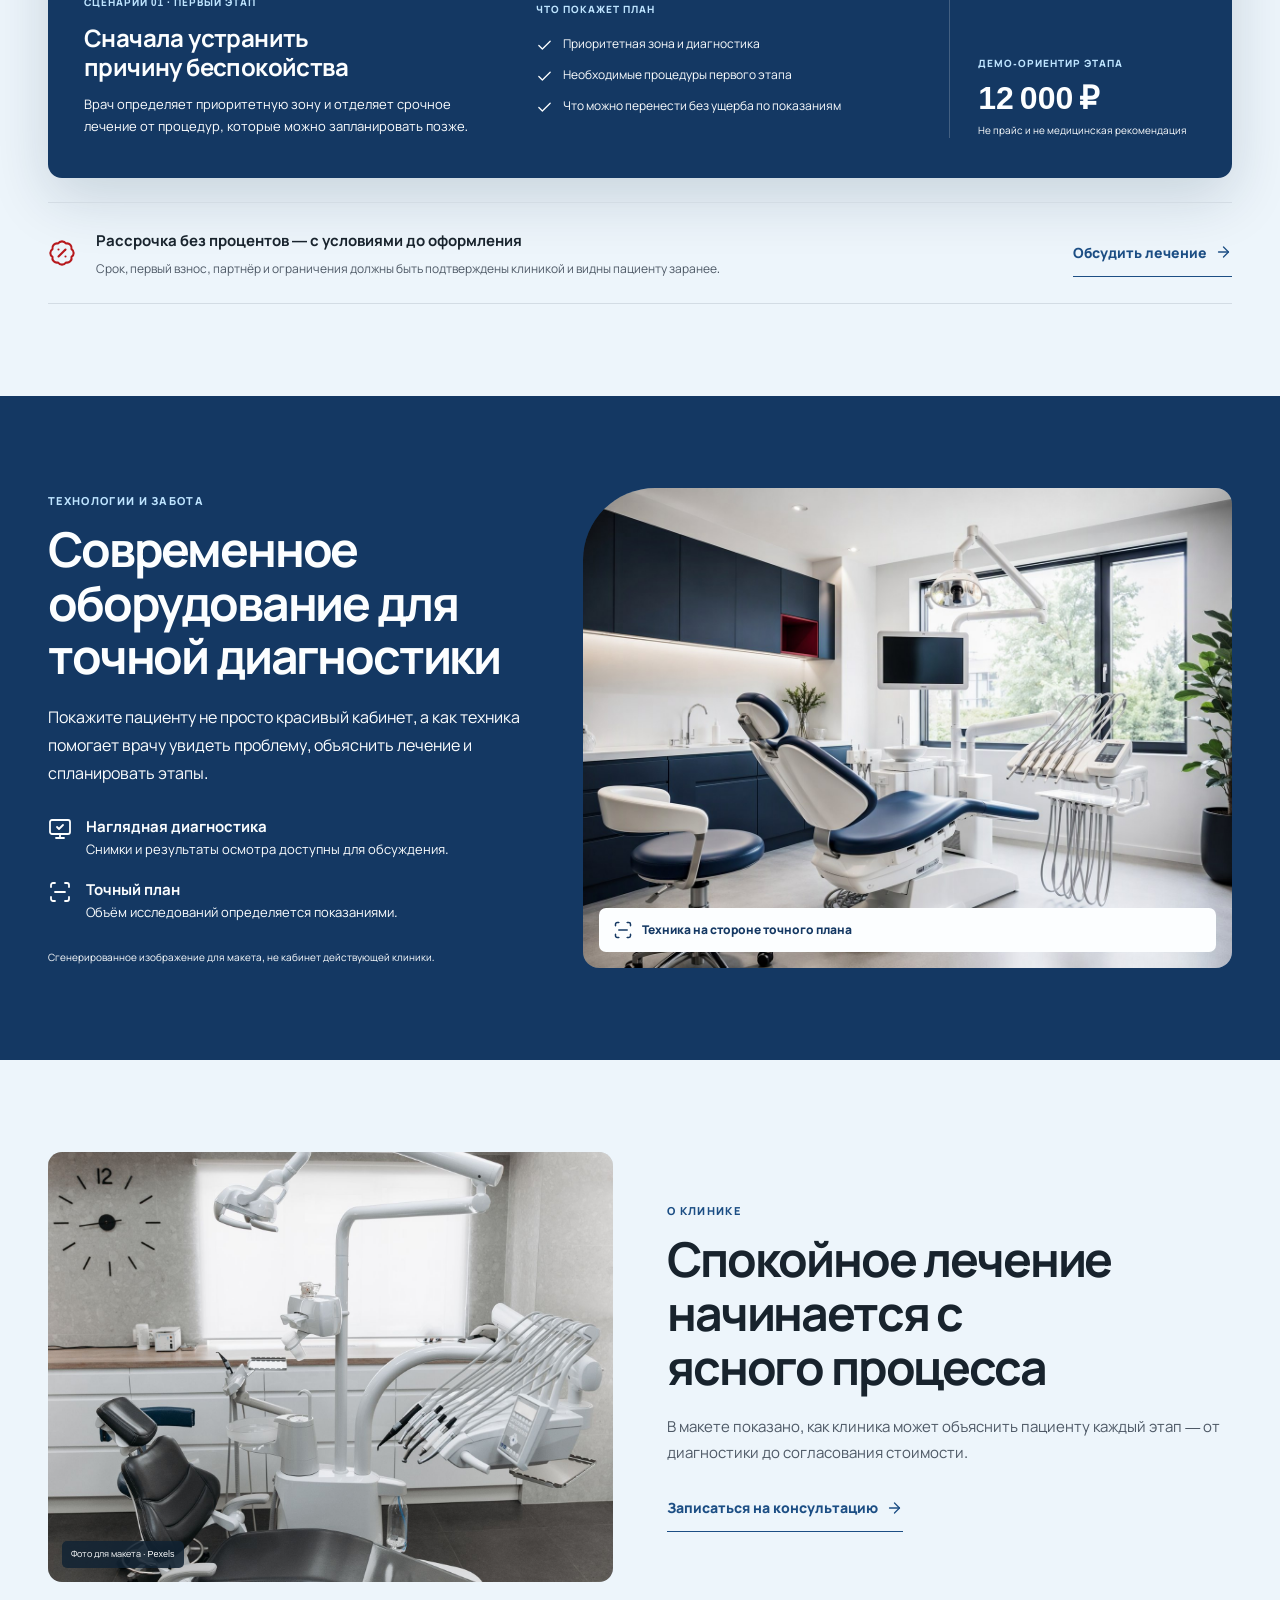
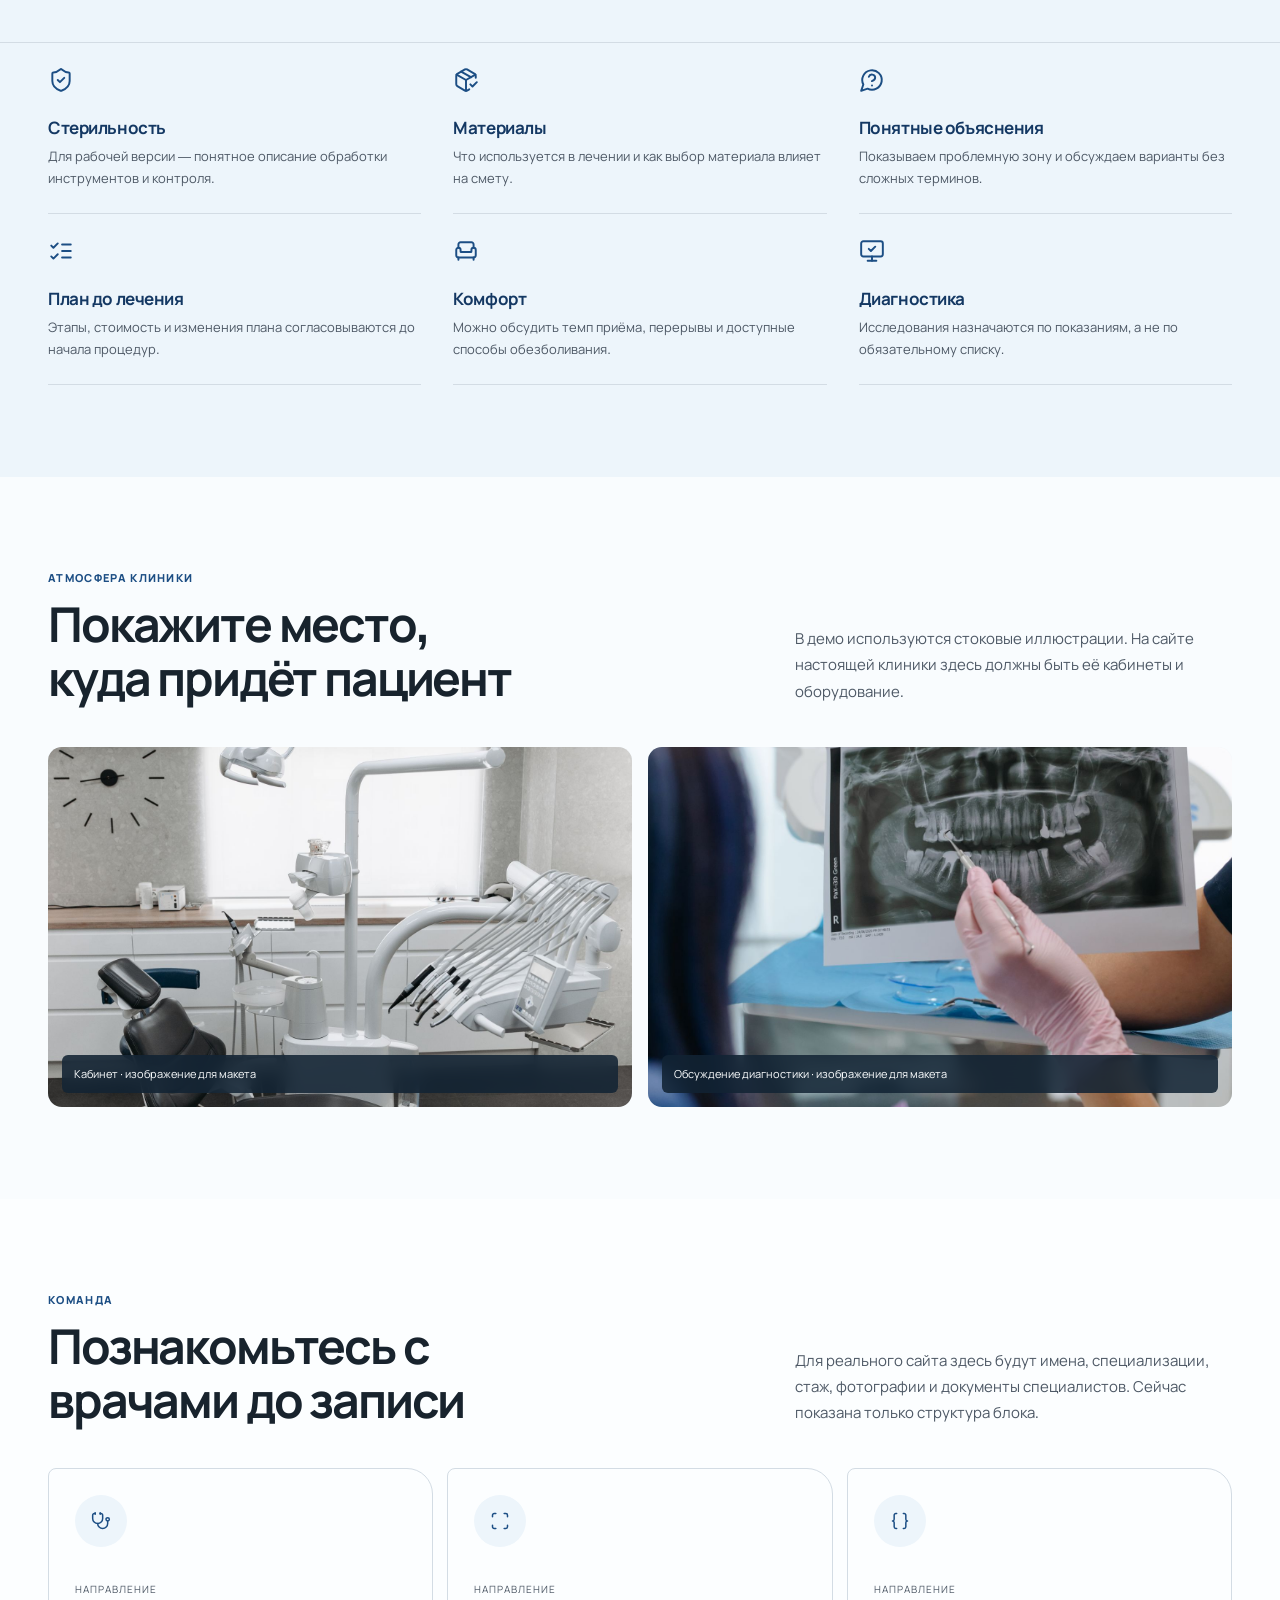
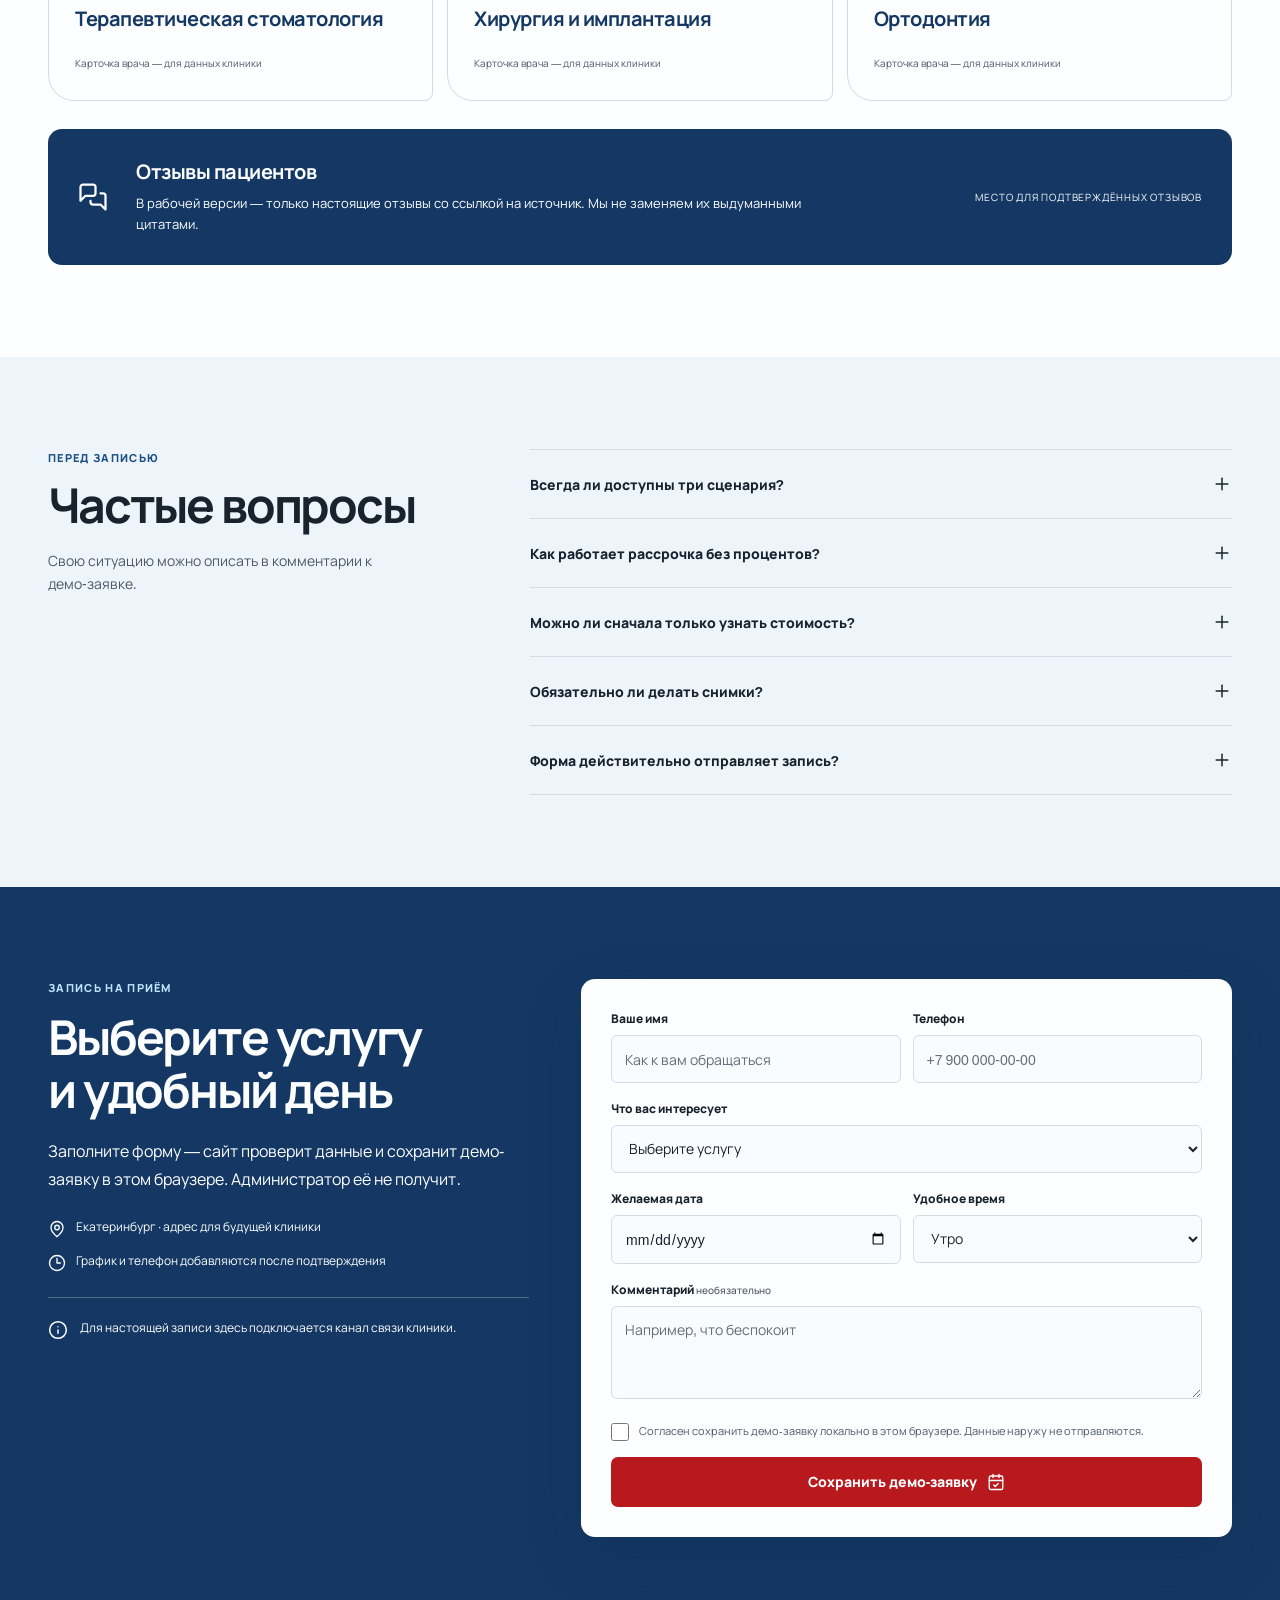
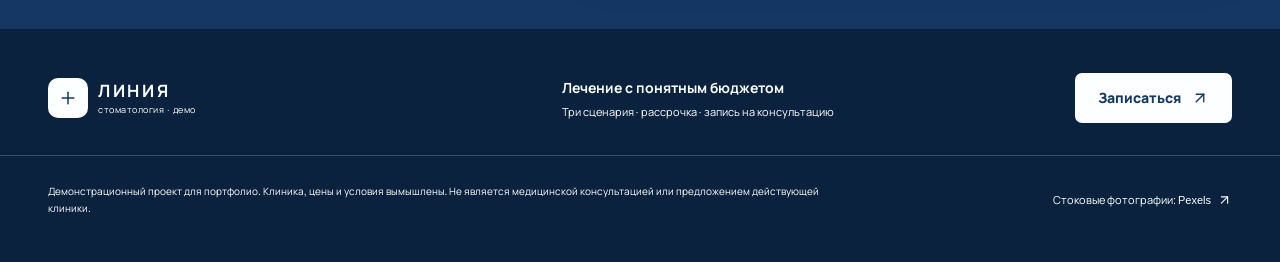
<file: assets/demos/liniya/index.html>
<!doctype html>
<html lang="ru">
<head>
<meta name="robots" content="noindex, nofollow">
  <meta charset="UTF-8">
  <meta name="viewport" content="width=device-width, initial-scale=1, viewport-fit=cover">
  <meta name="description" content="Демонстрационный лендинг стоматологии: лечение с понятным бюджетом, три сценария и рассрочка без процентов.">
  <meta name="theme-color" content="#103b63">
  <title>Стоматология «Линия» — лечение с понятным бюджетом</title>
  <link rel="icon" href="data:image/svg+xml,%3Csvg xmlns='http://www.w3.org/2000/svg' viewBox='0 0 64 64'%3E%3Crect width='64' height='64' rx='16' fill='%23103b63'/%3E%3Cpath d='M20 16c-7 7-3 20 3 32 3 6 7 4 8-4 1-7 3-7 4 0 1 8 5 10 8 4 6-12 10-25 3-32-5-5-10-2-14-2s-8-3-12 2Z' fill='none' stroke='%23ffffff' stroke-width='3'/%3E%3C/svg%3E">
  <link rel="preload" href="./assets/manrope-cyr-Dvxsihut.woff2" as="font" type="font/woff2" crossorigin>
  <link rel="preload" href="./assets/hero-original-C3tES9DA.jpg" as="image">
  <script defer src="./vendor/lucide.min.js"></script>
  <script type="module" crossorigin src="./assets/index-COXp7SAE.js"></script>
  <link rel="stylesheet" crossorigin href="./assets/index-Bba2jISq.css">
</head>
<body>
  <a class="skip-link" href="#services">Перейти к услугам</a>

  <header class="site-header" id="top">
    <div class="container header-inner">
      <a class="brand" href="#top" aria-label="Стоматология Линия — наверх">
        <span class="brand-mark" aria-hidden="true"><i data-lucide="plus"></i></span>
        <span><strong>ЛИНИЯ</strong><small>стоматология · демо</small></span>
      </a>
      <nav class="desktop-nav" aria-label="Основная навигация">
        <a href="#services">Услуги</a>
        <a href="#scenarios">План и бюджет</a>
        <a href="#doctors">Врачи</a>
        <a href="#about">О клинике</a>
        <a href="#contacts">Контакты</a>
      </nav>
      <a class="button button-small header-action" href="#booking">Записаться на приём</a>
      <button class="icon-button menu-toggle" id="menu-toggle" type="button" aria-label="Открыть меню" aria-expanded="false" aria-controls="mobile-menu"><i data-lucide="menu" aria-hidden="true"></i></button>
    </div>
    <nav class="mobile-menu" id="mobile-menu" aria-label="Мобильная навигация" hidden>
      <a href="#services">Услуги</a>
      <a href="#scenarios">План и бюджет</a>
      <a href="#doctors">Врачи</a>
      <a href="#about">О клинике</a>
      <a href="#contacts">Контакты</a>
      <a href="#booking">Записаться на приём</a>
    </nav>
  </header>

  <main>
    <section class="hero" aria-labelledby="hero-title">
      <div class="container hero-grid">
        <div class="hero-copy">
          <p class="demo-label hero-enter">Стоматология для всей семьи</p>
          <h1 id="hero-title">
            <span class="hero-title-line hero-enter">Лечение зубов с понятным бюджетом:</span>
            <span class="hero-title-line hero-title-accent hero-enter">три сценария и рассрочка без процентов</span>
          </h1>
          <p class="hero-lead hero-enter">После диагностики вы увидите варианты лечения, стоимость каждого этапа и сможете выбрать, с чего начать.</p>
          <div class="hero-actions hero-enter">
            <a class="button button-hero" href="#booking">Записаться на консультацию <i data-lucide="arrow-right" aria-hidden="true"></i></a>
            <button class="discount-link" type="button" data-open-discount aria-haspopup="dialog"><i data-lucide="badge-percent" aria-hidden="true"></i><span><strong>Скидка 10 %</strong> на первичный приём</span></button>
          </div>
          <p class="action-note hero-enter">После нажатия откроется форма демо-записи. Условия акции и рассрочки для реальной клиники нужно подтвердить.</p>
        </div>
        <div class="hero-media hero-enter">
          <img class="hero-photo" src="./assets/hero-original-C3tES9DA.jpg" alt="Пациентка с короткой стрижкой улыбается и смотрит в камеру" width="2048" height="1152">
          <span>AI-изображение для демо</span>
        </div>
        <aside class="quick-card hero-enter" aria-labelledby="quick-title">
          <div class="quick-intro"><p class="quick-overline">Первый шаг</p><h2 id="quick-title">Консультация</h2><p>Опишите, что беспокоит. Врач проведёт осмотр и предложит доступные варианты лечения.</p></div>
          <form id="quick-form" novalidate>
            <label class="quick-field"><span>Ваше имя</span><input id="quick-name" type="text" autocomplete="name" maxlength="60" placeholder="Как к вам обращаться" required></label>
            <label class="quick-field"><span>Телефон</span><input id="quick-phone" type="tel" autocomplete="tel" maxlength="24" placeholder="+7 900 000-00-00" required></label>
            <label class="quick-consent"><input type="checkbox" id="quick-consent"><span>Согласен на локальное сохранение демо-заявки</span></label>
            <p class="quick-error" id="quick-error" role="alert" hidden></p>
            <button class="button button-hero button-wide" type="submit">Сохранить демо-заявку</button>
          </form>
          <div class="quick-success" id="quick-success" hidden><i data-lucide="circle-check" aria-hidden="true"></i><strong>Демо-заявка сохранена</strong><p>Данные есть только в этом браузере, администратор их не получил.</p><button class="quick-edit" id="quick-edit" type="button">Изменить данные</button></div>
          <small>Демонстрационная форма — без отправки в клинику</small>
        </aside>
      </div>
      <div class="container hero-bottom" aria-label="Основные этапы"><span><i data-lucide="scan-line" aria-hidden="true"></i>Диагностика</span><span><i data-lucide="list-checks" aria-hidden="true"></i>Три сценария</span><span><i data-lucide="badge-russian-ruble" aria-hidden="true"></i>Понятная смета</span><span><i data-lucide="calendar-check" aria-hidden="true"></i>Лечение по плану</span></div>
    </section>

    <section class="section smile-section" id="smile" aria-labelledby="smile-title">
      <div class="container smile-grid">
        <div class="smile-compare" id="smile-compare" style="--position:50%">
          <img class="smile-after" src="./assets/smile-comparison-CEuYuHNl.jpg" alt="Улыбка для демонстрации интерфейса сравнения" width="1536" height="1024">
          <img class="smile-before" src="./assets/smile-comparison-CEuYuHNl.jpg" alt="" width="1536" height="1024" aria-hidden="true">
          <span class="smile-label smile-label-before">До</span><span class="smile-label smile-label-after">После</span>
          <span class="smile-divider" aria-hidden="true"><i data-lucide="chevrons-left-right"></i></span>
          <input id="smile-range" type="range" min="10" max="90" value="50" aria-label="Передвинуть границу сравнения улыбки">
        </div>
        <div class="smile-copy"><p class="section-kicker">Эстетическая стоматология</p><h2 id="smile-title">Улыбка, которую хочется показывать</h2><p>Передвиньте ползунок и посмотрите, как на сайте может работать сравнение оттенка зубов. Реальные возможности отбеливания врач определяет после осмотра.</p><button class="button button-primary" type="button" data-service="Эстетическая стоматология">Обсудить улыбку <i data-lucide="arrow-right" aria-hidden="true"></i></button><small>Визуальный эффект для макета, а не фотография результата лечения.</small></div>
      </div>
    </section>

    <section class="section services-section" id="services" aria-labelledby="services-title">
      <div class="container">
        <div class="section-heading">
          <div><p class="section-kicker">Стоматология в Екатеринбурге · демо</p><h2 id="services-title">Популярные услуги</h2></div>
          <p>Выберите направление — форма ниже подставит его автоматически. Объём лечения врач определяет после диагностики.</p>
        </div>
        <div class="services-grid">
          <article class="service-card"><span class="service-icon"><i data-lucide="sparkles" aria-hidden="true"></i></span><h3>Профессиональная гигиена</h3><p>Удаление налёта и камня, полировка и рекомендации по домашнему уходу.</p><div class="service-bottom"><span>от 6 500 ₽*</span><button class="service-link" type="button" data-service="Профессиональная гигиена" aria-label="Выбрать профессиональную гигиену"><i data-lucide="arrow-up-right" aria-hidden="true"></i></button></div></article>
          <article class="service-card"><span class="service-icon"><i data-lucide="shield-plus" aria-hidden="true"></i></span><h3>Лечение зубов</h3><p>Диагностика и лечение кариеса с понятным планом восстановления зуба.</p><div class="service-bottom"><span>от 7 500 ₽*</span><button class="service-link" type="button" data-service="Лечение зубов" aria-label="Выбрать лечение зубов"><i data-lucide="arrow-up-right" aria-hidden="true"></i></button></div></article>
          <article class="service-card"><span class="service-icon"><i data-lucide="scan" aria-hidden="true"></i></span><h3>Имплантация</h3><p>Оценка костной ткани, обсуждение этапов и восстановление отсутствующего зуба.</p><div class="service-bottom"><span>от 45 000 ₽*</span><button class="service-link" type="button" data-service="Имплантация" aria-label="Выбрать имплантацию"><i data-lucide="arrow-up-right" aria-hidden="true"></i></button></div></article>
          <article class="service-card"><span class="service-icon"><i data-lucide="smile" aria-hidden="true"></i></span><h3>Детский приём</h3><p>Знакомство с кабинетом, профилактический осмотр и лечение по показаниям.</p><div class="service-bottom"><span>Стоимость после осмотра</span><button class="service-link" type="button" data-service="Детский приём" aria-label="Выбрать детский приём"><i data-lucide="arrow-up-right" aria-hidden="true"></i></button></div></article>
          <article class="service-card"><span class="service-icon"><i data-lucide="braces" aria-hidden="true"></i></span><h3>Ортодонтия</h3><p>Консультация по прикусу, брекетам и элайнерам после необходимой диагностики.</p><div class="service-bottom"><span>от 2 000 ₽*</span><button class="service-link" type="button" data-service="Ортодонтия" aria-label="Выбрать ортодонтию"><i data-lucide="arrow-up-right" aria-hidden="true"></i></button></div></article>
          <article class="service-card"><span class="service-icon"><i data-lucide="gem" aria-hidden="true"></i></span><h3>Эстетическая стоматология</h3><p>Отбеливание и реставрация с учётом исходного состояния зубов и дёсен.</p><div class="service-bottom"><span>Стоимость после осмотра</span><button class="service-link" type="button" data-service="Эстетическая стоматология" aria-label="Выбрать эстетическую стоматологию"><i data-lucide="arrow-up-right" aria-hidden="true"></i></button></div></article>
        </div>
        <p class="section-footnote">* Цены приведены для демонстрации макета и не являются прайсом действующей клиники.</p>
      </div>
    </section>

    <section class="section scenarios-section" id="scenarios" aria-labelledby="scenarios-title">
      <div class="container">
        <div class="section-heading">
          <div><p class="section-kicker">Наш подход к бюджету</p><h2 id="scenarios-title">Три сценария лечения.<br>Вы выбираете темп.</h2></div>
          <p>После осмотра врач показывает, что требует внимания сейчас, а что можно распределить по этапам. Это интерактивный пример, а не медицинский план.</p>
        </div>
        <div class="scenario-shell">
          <div class="scenario-tabs" role="tablist" aria-label="Примеры сценариев лечения">
            <button class="scenario-tab" id="scenario-tab-priority" type="button" role="tab" aria-selected="true" aria-controls="scenario-panel" tabindex="0" data-scenario="priority"><span>01</span><strong>Сначала главное</strong><small>Что нельзя откладывать</small></button>
            <button class="scenario-tab" id="scenario-tab-stages" type="button" role="tab" aria-selected="false" aria-controls="scenario-panel" tabindex="-1" data-scenario="stages"><span>02</span><strong>По этапам</strong><small>Распределить расходы</small></button>
            <button class="scenario-tab" id="scenario-tab-complete" type="button" role="tab" aria-selected="false" aria-controls="scenario-panel" tabindex="-1" data-scenario="complete"><span>03</span><strong>Полный план</strong><small>Увидеть весь бюджет</small></button>
          </div>
          <div class="scenario-panel" id="scenario-panel" role="tabpanel" aria-labelledby="scenario-tab-priority" tabindex="0">
            <div class="scenario-panel-copy"><p class="scenario-overline" id="scenario-overline">Сценарий 01 · первый этап</p><h3 id="scenario-title">Сначала устранить причину беспокойства</h3><p id="scenario-description">Врач определяет приоритетную зону и отделяет срочное лечение от процедур, которые можно запланировать позже.</p></div>
            <div class="scenario-features-wrap"><span class="scenario-label">Что покажет план</span><ul class="scenario-features" id="scenario-features"><li><i data-lucide="check" aria-hidden="true"></i>Приоритетная зона и диагностика</li><li><i data-lucide="check" aria-hidden="true"></i>Необходимые процедуры первого этапа</li><li><i data-lucide="check" aria-hidden="true"></i>Что можно перенести без ущерба по показаниям</li></ul></div>
            <div class="scenario-total"><span>Демо-ориентир этапа</span><strong id="scenario-price">12 000 ₽</strong><small>Не прайс и не медицинская рекомендация</small></div>
          </div>
        </div>
        <div class="installment-note"><i data-lucide="badge-percent" aria-hidden="true"></i><div><strong>Рассрочка без процентов — с условиями до оформления</strong><p>Срок, первый взнос, партнёр и ограничения должны быть подтверждены клиникой и видны пациенту заранее.</p></div><a class="text-link" href="#booking">Обсудить лечение <i data-lucide="arrow-right" aria-hidden="true"></i></a></div>
      </div>
    </section>

    <section class="section equipment-section" id="equipment" aria-labelledby="equipment-title">
      <div class="container equipment-grid">
        <div class="equipment-copy"><p class="section-kicker">Технологии и забота</p><h2 id="equipment-title">Современное оборудование для точной диагностики</h2><p>Покажите пациенту не просто красивый кабинет, а как техника помогает врачу увидеть проблему, объяснить лечение и спланировать этапы.</p><ul><li><i data-lucide="monitor-check" aria-hidden="true"></i><span><strong>Наглядная диагностика</strong>Снимки и результаты осмотра доступны для обсуждения.</span></li><li><i data-lucide="scan-line" aria-hidden="true"></i><span><strong>Точный план</strong>Объём исследований определяется показаниями.</span></li></ul><small>Сгенерированное изображение для макета, не кабинет действующей клиники.</small></div>
        <div class="equipment-photo"><img src="./assets/equipment-modern-4Nokl9BG.jpg" alt="Современный стоматологический кабинет с цифровым оборудованием" width="1536" height="1024" loading="lazy"><span><i data-lucide="scan-line" aria-hidden="true"></i>Техника на стороне точного плана</span></div>
      </div>
    </section>

    <section class="section about-section" id="about" aria-labelledby="about-title">
      <div class="container about-grid">
        <div class="about-photo"><img src="./assets/clinic-BKQXlRrm.jpg" alt="Светлый стоматологический кабинет — иллюстрация для макета" width="1600" height="1067" loading="lazy"><span>Фото для макета · Pexels</span></div>
        <div class="about-copy"><p class="section-kicker">О клинике</p><h2 id="about-title">Спокойное лечение начинается с ясного процесса</h2><p>В макете показано, как клиника может объяснить пациенту каждый этап — от диагностики до согласования стоимости.</p><a class="text-link" href="#booking">Записаться на консультацию <i data-lucide="arrow-right" aria-hidden="true"></i></a></div>
      </div>
      <div class="container advantages-grid">
        <article><i data-lucide="shield-check" aria-hidden="true"></i><h3>Стерильность</h3><p>Для рабочей версии — понятное описание обработки инструментов и контроля.</p></article>
        <article><i data-lucide="package-check" aria-hidden="true"></i><h3>Материалы</h3><p>Что используется в лечении и как выбор материала влияет на смету.</p></article>
        <article><i data-lucide="message-circle-question" aria-hidden="true"></i><h3>Понятные объяснения</h3><p>Показываем проблемную зону и обсуждаем варианты без сложных терминов.</p></article>
        <article><i data-lucide="list-checks" aria-hidden="true"></i><h3>План до лечения</h3><p>Этапы, стоимость и изменения плана согласовываются до начала процедур.</p></article>
        <article><i data-lucide="armchair" aria-hidden="true"></i><h3>Комфорт</h3><p>Можно обсудить темп приёма, перерывы и доступные способы обезболивания.</p></article>
        <article><i data-lucide="monitor-check" aria-hidden="true"></i><h3>Диагностика</h3><p>Исследования назначаются по показаниям, а не по обязательному списку.</p></article>
      </div>
    </section>

    <section class="section gallery-section" aria-labelledby="gallery-title">
      <div class="container"><div class="section-heading"><div><p class="section-kicker">Атмосфера клиники</p><h2 id="gallery-title">Покажите место,<br>куда придёт пациент</h2></div><p>В демо используются стоковые иллюстрации. На сайте настоящей клиники здесь должны быть её кабинеты и оборудование.</p></div>
        <div class="gallery-grid"><figure><img src="./assets/clinic-BKQXlRrm.jpg" alt="Иллюстрация светлого кабинета клиники" width="1600" height="1067" loading="lazy"><figcaption>Кабинет · изображение для макета</figcaption></figure><figure><img src="./assets/diagnostics-Dwhhie8S.jpg" alt="Иллюстрация обсуждения снимка с врачом" width="1400" height="933" loading="lazy"><figcaption>Обсуждение диагностики · изображение для макета</figcaption></figure></div>
      </div>
    </section>

    <section class="section doctors-section" id="doctors" aria-labelledby="doctors-title">
      <div class="container">
        <div class="section-heading"><div><p class="section-kicker">Команда</p><h2 id="doctors-title">Познакомьтесь с врачами до записи</h2></div><p>Для реального сайта здесь будут имена, специализации, стаж, фотографии и документы специалистов. Сейчас показана только структура блока.</p></div>
        <div class="doctors-grid">
          <article class="doctor-card"><span><i data-lucide="stethoscope" aria-hidden="true"></i></span><p>Направление</p><h3>Терапевтическая стоматология</h3><small>Карточка врача — для данных клиники</small></article>
          <article class="doctor-card"><span><i data-lucide="scan" aria-hidden="true"></i></span><p>Направление</p><h3>Хирургия и имплантация</h3><small>Карточка врача — для данных клиники</small></article>
          <article class="doctor-card"><span><i data-lucide="braces" aria-hidden="true"></i></span><p>Направление</p><h3>Ортодонтия</h3><small>Карточка врача — для данных клиники</small></article>
        </div>
        <div class="reviews-placeholder"><i data-lucide="messages-square" aria-hidden="true"></i><div><h3>Отзывы пациентов</h3><p>В рабочей версии — только настоящие отзывы со ссылкой на источник. Мы не заменяем их выдуманными цитатами.</p></div><span>Место для подтверждённых отзывов</span></div>
      </div>
    </section>

    <section class="section faq-section" id="faq" aria-labelledby="faq-title">
      <div class="container faq-grid"><div><p class="section-kicker">Перед записью</p><h2 id="faq-title">Частые вопросы</h2><p class="faq-intro">Свою ситуацию можно описать в комментарии к демо-заявке.</p></div>
        <div class="faq-list">
          <details><summary>Всегда ли доступны три сценария?<i data-lucide="plus" aria-hidden="true"></i></summary><p>Набор вариантов зависит от диагностики и показаний. Если клинически допустимых сценариев меньше, врач объясняет доступный план и его стоимость.</p></details>
          <details><summary>Как работает рассрочка без процентов?<i data-lucide="plus" aria-hidden="true"></i></summary><p>В макете условия демонстрационные. Для реального сайта нужно указать срок, первый взнос, партнёра, отсутствие комиссии и переплаты, а также ограничения.</p></details>
          <details><summary>Можно ли сначала только узнать стоимость?<i data-lucide="plus" aria-hidden="true"></i></summary><p>Сценарий макета предполагает, что после осмотра пациент получает план и смету. Объём и стоимость лечения согласовываются до процедур.</p></details>
          <details><summary>Обязательно ли делать снимки?<i data-lucide="plus" aria-hidden="true"></i></summary><p>Набор исследований зависит от клинической ситуации и показаний. Врач должен объяснить, зачем нужно каждое исследование.</p></details>
          <details><summary>Форма действительно отправляет запись?<i data-lucide="plus" aria-hidden="true"></i></summary><p>Нет. Заявка сохраняется только в текущем браузере. Для рабочего сайта нужно подключить почту, Telegram или CRM клиники.</p></details>
        </div>
      </div>
    </section>

    <section class="section booking-section" id="booking" aria-labelledby="booking-title">
      <div class="container booking-grid">
        <div class="booking-copy" id="contacts"><p class="section-kicker">Запись на приём</p><h2 id="booking-title">Выберите услугу<br>и удобный день</h2><p>Заполните форму — сайт проверит данные и сохранит демо-заявку в этом браузере. Администратор её не получит.</p><div class="contact-lines"><span><i data-lucide="map-pin" aria-hidden="true"></i>Екатеринбург · адрес для будущей клиники</span><span><i data-lucide="clock-3" aria-hidden="true"></i>График и телефон добавляются после подтверждения</span></div><div class="booking-note"><i data-lucide="info" aria-hidden="true"></i><span>Для настоящей записи здесь подключается канал связи клиники.</span></div></div>
        <div class="booking-form-wrap">
          <form id="booking-form" novalidate>
            <div class="form-row"><label class="field"><span>Ваше имя</span><input type="text" id="booking-name" autocomplete="name" maxlength="60" placeholder="Как к вам обращаться" required></label><label class="field"><span>Телефон</span><input type="tel" id="booking-phone" autocomplete="tel" maxlength="24" placeholder="+7 900 000-00-00" required></label></div>
            <label class="field"><span>Что вас интересует</span><select id="booking-service" required><option value="">Выберите услугу</option><option>Профессиональная гигиена</option><option>Лечение зубов</option><option>Имплантация</option><option>Детский приём</option><option>Ортодонтия</option><option>Эстетическая стоматология</option><option>Пока не знаю — нужна консультация</option></select></label>
            <div class="form-row"><label class="field"><span>Желаемая дата</span><input type="date" id="booking-date" required></label><label class="field"><span>Удобное время</span><select id="booking-time"><option>Утро</option><option>День</option><option>Вечер</option><option>Любое</option></select></label></div>
            <label class="field"><span>Комментарий <small>необязательно</small></span><textarea id="booking-comment" rows="3" maxlength="400" placeholder="Например, что беспокоит"></textarea></label>
            <label class="consent"><input type="checkbox" id="booking-consent"><span>Согласен сохранить демо-заявку локально в этом браузере. Данные наружу не отправляются.</span></label>
            <p class="form-error" id="booking-error" role="alert" hidden></p>
            <button class="button button-primary button-wide" type="submit">Сохранить демо-заявку <i data-lucide="calendar-check" aria-hidden="true"></i></button>
          </form>
          <div class="booking-success" id="booking-success" hidden><span class="success-icon"><i data-lucide="check" aria-hidden="true"></i></span><h3>Демо-заявка сохранена</h3><p>Запись есть только в этом браузере. Можно скопировать её текст или изменить данные.</p><textarea id="booking-result" rows="7" readonly aria-label="Текст сохранённой демо-заявки"></textarea><div class="success-actions"><button class="button button-dark" id="copy-booking" type="button"><i data-lucide="copy" aria-hidden="true"></i> Скопировать текст</button><button class="text-link" id="edit-booking" type="button">Изменить данные</button></div></div>
        </div>
      </div>
    </section>
  </main>

  <footer class="site-footer"><div class="container footer-top"><a class="brand footer-brand" href="#top"><span class="brand-mark" aria-hidden="true"><i data-lucide="plus"></i></span><span><strong>ЛИНИЯ</strong><small>стоматология · демо</small></span></a><div class="footer-contact"><strong>Лечение с понятным бюджетом</strong><span>Три сценария · рассрочка · запись на консультацию</span></div><a class="button button-light" href="#booking">Записаться <i data-lucide="arrow-up-right" aria-hidden="true"></i></a></div><div class="container footer-bottom"><p>Демонстрационный проект для портфолио. Клиника, цены и условия вымышлены. Не является медицинской консультацией или предложением действующей клиники.</p><a href="https://www.pexels.com/" target="_blank" rel="noopener">Стоковые фотографии: Pexels <i data-lucide="arrow-up-right" aria-hidden="true"></i></a></div></footer>

  <dialog class="discount-dialog" id="discount-dialog" aria-labelledby="discount-title" aria-describedby="discount-description">
    <div class="discount-dialog-grid"><div class="discount-dialog-copy"><p class="section-kicker">Для первого визита</p><h2 id="discount-title">Скидка 10 %<br>на первичный приём</h2><p id="discount-description">Запишитесь на консультацию — в демо-заявке отметим участие в акции. Врач проведёт осмотр и обсудит с вами план лечения.</p><button class="button button-primary" id="discount-book" type="button">Записаться со скидкой <i data-lucide="arrow-right" aria-hidden="true"></i></button><small>Демонстрационная акция. Срок, перечень услуг и ограничения для рабочего сайта подтверждает клиника.</small></div><div class="discount-dialog-photo"><img src="./assets/hero-smile-CXEg1_9A.jpg" alt="Улыбающаяся пациентка на приёме у стоматолога" width="1600" height="1067" loading="lazy"><span>−10 %</span></div></div>
    <button class="discount-close icon-button" id="discount-close" type="button" aria-label="Закрыть окно со скидкой"><i data-lucide="x" aria-hidden="true"></i></button>
  </dialog>

  <a class="mobile-booking button button-primary" href="#booking">Записаться <i data-lucide="arrow-up-right" aria-hidden="true"></i></a>
  <div class="toast" id="toast" role="status" aria-live="polite" popover="manual" hidden>Текст скопирован</div>
</body>
</html>
</file>
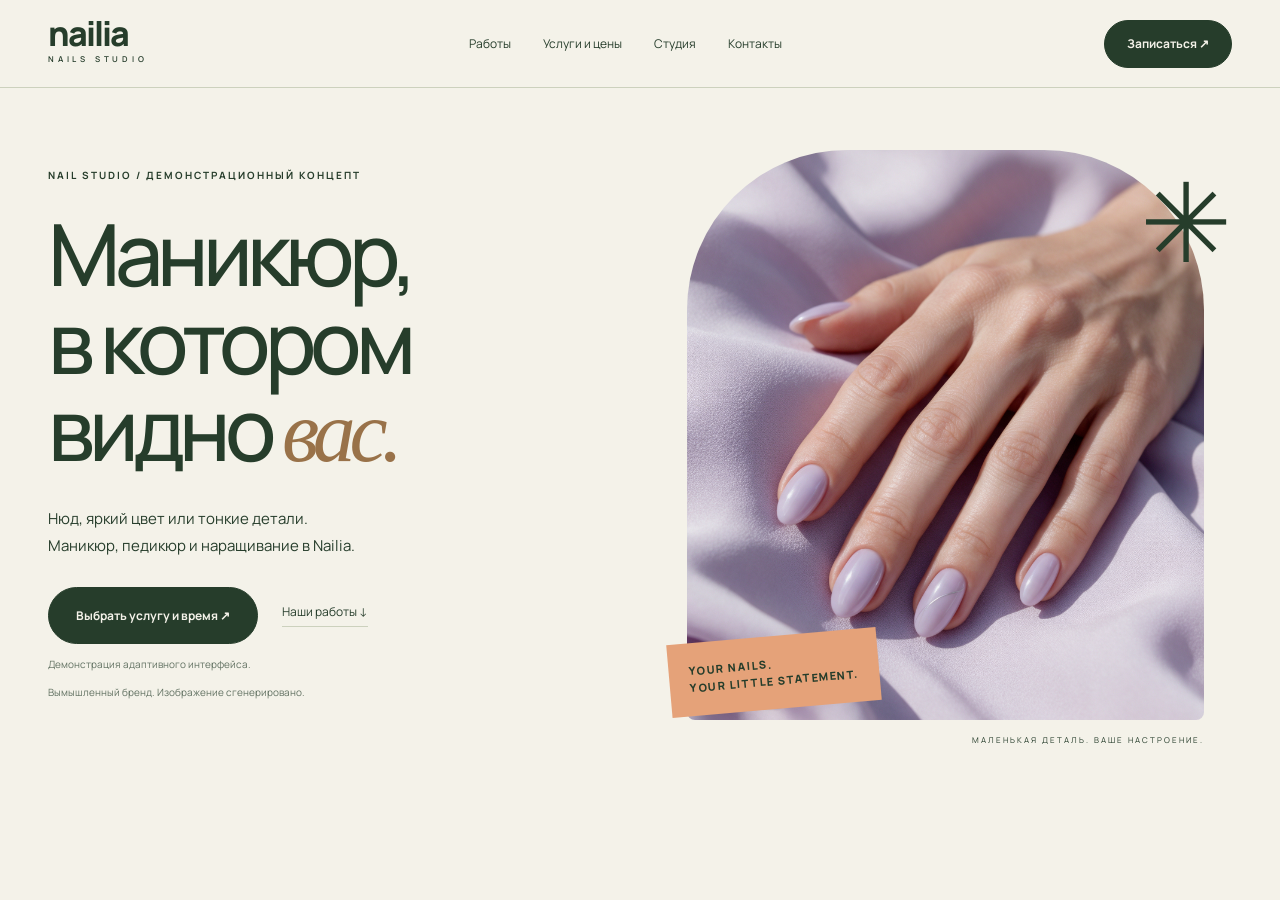
<file: assets/demos/nailia/index.html>
<!doctype html>
<html lang="ru"><head><meta charset="utf-8"><meta name="viewport" content="width=device-width,initial-scale=1"><meta name="robots" content="noindex,nofollow"><meta name="theme-color" content="#f4f2e9"><title>Nailia - маникюр и педикюр в Краснодаре</title><meta name="description" content="Демонстрационная страница Nailia: работы, цены из онлайн-записи и контакты студии в Краснодаре."><style>@import url('https://fonts.googleapis.com/css2?family=Manrope:wght@400;500;600;700;800&display=swap');
:root{--paper:#f4f2e9;--ink:#263d2b;--orange:#e5a279;--line:#ccd1bd;--olive:#e1e6d1}*{box-sizing:border-box}html{scroll-behavior:smooth;scroll-padding-top:100px}body{margin:0;background:var(--paper);color:var(--ink);font-family:Manrope,Arial,sans-serif;font-size:15px}a{color:inherit;text-decoration:none}button{font:inherit;color:inherit;cursor:pointer}button:disabled{opacity:.3;cursor:default}a,button{-webkit-tap-highlight-color:transparent}a:focus-visible,button:focus-visible,[tabindex]:focus-visible{outline:3px solid #be6b43;outline-offset:5px}img{display:block;max-width:100%;object-fit:cover}[hidden]{display:none!important}.wrap{width:min(1200px,calc(100% - 96px));margin:auto}.header{position:sticky;top:0;z-index:20;display:flex;align-items:center;justify-content:space-between;gap:24px;padding:18px 48px;background:var(--paper);border-bottom:1px solid var(--line)}.brand{font-size:34px;font-weight:800;line-height:.9;letter-spacing:-2px}.brand span{display:block;font-size:8px;letter-spacing:3.8px;line-height:2.6;font-weight:600}.header nav{display:flex;gap:32px;font-size:12px}.button{display:inline-flex;align-items:center;justify-content:center;gap:28px;background:var(--ink);color:var(--paper);border:1px solid var(--ink);border-radius:40px;padding:19px 27px;font-size:12px;font-weight:700;min-height:48px;transition:background .2s,transform .2s}.button:hover{background:#3e5940;transform:translateY(-2px)}.button.small{padding:12px 22px}.menu{display:none}.eyebrow{font-size:10px;font-weight:700;letter-spacing:2px;margin:0 0 28px}.hero{display:grid;grid-template-columns:1.1fr 1fr;gap:40px;padding-top:62px}.hero-copy{padding-top:18px}h1{font-size:clamp(58px,6.7vw,96px);line-height:1.02;font-weight:500;letter-spacing:-6px;margin:0 0 28px}h1 em,h2 em{font-family:Georgia,serif;font-weight:400}h1 em{color:#997249}.intro{line-height:1.8;font-size:15px;max-width:430px}.actions{display:flex;align-items:center;gap:24px;margin-top:28px}.text-link{font-size:12px;border-bottom:1px solid var(--line);padding-bottom:6px;display:inline-block}.note{font-size:10px;line-height:1.6;opacity:.7;margin-top:12px}.rating{display:flex;align-items:center;gap:15px;margin:28px 0}.rating strong{font-size:34px;font-weight:500}.rating span{font-size:12px;letter-spacing:2px}.rating small{display:block;font-size:10px;letter-spacing:0;margin-top:4px}.hero-image{position:relative;padding:0 28px 28px 0}.hero-image>img{width:100%;height:570px;border-radius:160px 160px 8px 8px;object-position:center 50%}.photo-label{position:absolute;bottom:64px;left:-18px;background:var(--orange);padding:20px;font-size:11px;line-height:1.5;font-weight:800;letter-spacing:1.5px;transform:rotate(-5deg)}.orbit{position:absolute;right:0;top:15px;font-size:110px;line-height:1;color:var(--ink)}.caption{display:block;font-size:8px;letter-spacing:2px;margin-top:14px;text-align:right}.hero-foot{grid-column:1/-1;display:flex;justify-content:space-between;align-items:center;border-top:1px solid var(--line);padding:26px 0 35px;font-size:12px}.hero-foot b{margin-left:20px;font-size:20px}.hero-foot small{display:block;font-size:9px;opacity:.7;margin-top:5px}.hero-foot>a{font-size:24px;border:1px solid var(--line);border-radius:50%;width:52px;height:52px;display:grid;place-items:center}.ticker{background:var(--ink);color:var(--paper);padding:22px 6%;display:flex;align-items:center;justify-content:space-around;gap:25px;font-family:Georgia,serif;font-size:34px;font-style:italic;overflow:hidden;white-space:nowrap}.ticker i{font-style:normal;color:var(--orange)}.section{padding-top:100px;padding-bottom:100px}.section-head{display:flex;align-items:flex-end;justify-content:space-between;gap:36px;margin-bottom:42px}.section-head>p{font-size:12px;line-height:1.9;max-width:280px}h2{font-size:clamp(38px,4.5vw,62px);line-height:1.1;letter-spacing:-2.5px;margin:0;font-weight:500}.rail-top{display:flex;justify-content:space-between;align-items:center;margin-bottom:20px;font-size:12px}.controls{display:flex;gap:10px}.controls button{border:1px solid var(--line);background:transparent;border-radius:50%;width:46px;height:46px;font-size:18px}.rail{display:flex;overflow-x:auto;scroll-snap-type:x mandatory;gap:22px;scrollbar-width:thin;scrollbar-color:#6a7c57 transparent;padding-bottom:20px}.work{flex:0 0 calc((100% - 44px)/3);min-width:0;border:0;padding:0;text-align:left;background:transparent;scroll-snap-align:start}.work img{width:100%;height:380px;border-radius:130px 130px 3px 3px}.work:nth-child(even) img{border-radius:3px}.work span{display:block;font-size:11px;margin-top:17px}.source{font-size:10px;line-height:1.8;opacity:.7;margin:22px 0;max-width:850px}.services{background:var(--olive)}.tabs{display:flex;gap:10px;border-bottom:1px solid #b7c0a6;padding-bottom:18px}.tabs button{border:1px solid #b7c0a6;border-radius:30px;padding:13px 22px;background:transparent;font-size:12px;min-height:46px}.tabs button[aria-selected=true]{background:var(--ink);color:var(--paper)}.price-row{display:grid;grid-template-columns:32px 1fr auto 20px;align-items:center;gap:20px;padding:25px 0;border-bottom:1px solid #b7c0a6}.price-row>span{font-size:10px;opacity:.6}.price-row h3{font-size:16px;font-weight:500;margin:0}.price-row b{font-size:16px;font-weight:600;white-space:nowrap}.price-row i{font-style:normal}.space{display:grid;grid-template-columns:1fr 1fr;gap:100px;align-items:center}.space-photo img{width:100%;height:550px;border-radius:240px 240px 4px 4px}.space h2{margin-bottom:25px}.detail{display:flex;gap:20px;padding:15px 0;border-bottom:1px solid var(--line);font-size:12px;line-height:1.8}.detail>span{padding-top:12px;opacity:.5}.space .text-link{margin-top:28px}.reviews{background:#e9e1d6}.quotes{display:grid;grid-template-columns:1fr 1fr;gap:40px}.quotes figure{margin:0;border-top:1px solid #c9c0b2;padding-top:26px}.quotes figure>span{font-size:12px;letter-spacing:3px}.quotes blockquote{margin:24px 0 32px;font-family:Georgia,serif;font-size:28px;line-height:1.45}.quotes figcaption{font-size:12px}.quotes small{display:block;margin-top:5px;font-size:10px;opacity:.7}.contacts{display:grid;grid-template-columns:1.3fr 1fr;gap:60px}.contacts h2{margin-bottom:30px}.contact-info{padding-top:40px}.contact-info h3{font-size:24px;font-weight:500}.contact-info p{font-size:14px;line-height:1.9}.phone{display:block;font-size:25px;margin:28px 0 20px}.social{display:flex;gap:25px;font-size:12px;margin-bottom:28px}footer{display:flex;justify-content:space-between;align-items:center;gap:25px;border-top:1px solid var(--line);padding:30px 0}footer p{font-size:9px;line-height:1.7;max-width:460px;opacity:.65}footer>a:last-child{font-size:11px}dialog{border:0;background:#f4f2e9;padding:20px;max-width:90vw;max-height:90vh}dialog::backdrop{background:#132217dd}dialog img{max-height:82vh;max-width:80vw;object-fit:contain}.close{position:absolute;right:22px;top:22px;background:var(--paper);border:0;border-radius:50%;width:42px;height:42px;font-size:26px}
@media(min-width:1450px){.hero{padding-top:80px}.hero-image>img{height:640px}}
@media(max-width:950px){.header{padding:16px 26px;gap:16px}.header nav{gap:18px}.wrap{width:calc(100% - 52px)}h1{font-size:65px;letter-spacing:-4px}.hero{gap:20px}.hero-image>img{height:530px}.actions{align-items:flex-start;flex-direction:column;gap:18px}.space{gap:40px}.work img{height:320px}}
@media(max-width:700px){html{scroll-padding-top:90px}.wrap{width:calc(100% - 40px)}.header{padding:15px 20px;gap:12px}.brand{font-size:29px}.brand span{font-size:7px;letter-spacing:3px}.header .small{margin-left:auto;padding:10px 15px;font-size:10px;min-height:44px}.menu{display:block;background:none;border:0;font-size:23px;width:35px;height:44px}.header nav{display:none;position:absolute;left:0;right:0;top:100%;background:var(--paper);border-bottom:1px solid var(--line);padding:20px;flex-direction:column}.header nav.open{display:flex}.header nav a{padding:12px 0;font-size:15px}.hero{display:block;padding-top:34px}.hero-copy{padding-top:0}.eyebrow{font-size:8px;letter-spacing:1.5px;margin-bottom:23px}h1{font-size:66px;letter-spacing:-4.5px;margin-bottom:20px}.intro{font-size:13px;line-height:1.75}.actions{flex-direction:row;align-items:center;gap:18px;margin-top:24px}.button{padding:15px 18px;font-size:10px;gap:8px}.text-link{font-size:10px}.rating{margin:23px 0}.rating strong{font-size:29px}.hero-image{margin-top:28px;padding:0 14px 0 8px}.hero-image>img{height:425px;border-radius:150px 150px 4px 4px}.photo-label{left:0;bottom:48px;padding:15px;font-size:9px}.orbit{font-size:80px;right:0;top:0}.caption{font-size:6px;margin-top:12px}.hero-foot{margin-top:28px;padding:23px 0;font-size:10px}.hero-foot b{display:block;margin:7px 0 0;font-size:18px}.hero-foot>span:nth-child(2){display:none}.ticker{font-size:24px;gap:24px;justify-content:flex-start;padding:16px 20px}.section{padding-top:65px;padding-bottom:65px}.section-head{display:block;margin-bottom:26px}.section-head>p{margin:20px 0 0;font-size:11px}h2{font-size:41px;letter-spacing:-1.9px}.rail-top{font-size:10px;gap:20px}.controls{gap:7px}.controls button{width:44px;height:44px}.rail{gap:16px}.work{flex-basis:82%}.work img{height:360px}.work span{font-size:10px}.source{font-size:9px;line-height:1.75}.tabs{gap:7px;overflow-x:auto}.tabs button{font-size:10px;padding:11px 14px;white-space:nowrap}.price-row{grid-template-columns:18px 1fr auto;gap:12px;padding:22px 0}.price-row h3{font-size:12px;line-height:1.6}.price-row b{font-size:12px}.price-row i{display:none}.space{display:flex;flex-direction:column-reverse;gap:35px;align-items:stretch}.space-photo img{height:410px}.space .intro{max-width:100%}.quotes{grid-template-columns:1fr;gap:35px}.quotes blockquote{font-size:25px;margin:18px 0 25px}.contacts{display:block}.contact-info{padding-top:28px}.phone{font-size:24px}footer{align-items:flex-start;flex-wrap:wrap;gap:20px}footer p{order:3;max-width:100%;font-size:8px}footer>a:last-child{margin-left:auto}.note{font-size:9px}}
@media(prefers-reduced-motion:reduce){html{scroll-behavior:auto}.button{transition:none}}
</style></head>
<body><header class="header"><a class="brand" href="#home">nailia<span>NAILS STUDIO</span></a><nav id="nav" aria-label="Навигация"><a href="#works">Работы</a><a href="#services">Услуги и цены</a><a href="#space">Студия</a><a href="#contacts">Контакты</a></nav><a class="button small book" href="#">Записаться ↗</a><button class="menu" aria-label="Открыть меню" aria-expanded="false" aria-controls="nav">☰</button></header>
<main><section class="hero wrap" id="home"><div class="hero-copy"><p class="eyebrow">NAIL STUDIO / ДЕМОНСТРАЦИОННЫЙ КОНЦЕПТ</p><h1>Маникюр,<br>в котором<br>видно <em>вас.</em></h1><p class="intro">Нюд, яркий цвет или тонкие детали.<br>Маникюр, педикюр и наращивание в Nailia.</p><div class="actions"><a class="button book" href="#">Выбрать услугу и время ↗</a><a class="text-link" href="#works">Наши работы ↓</a></div><p class="note">Демонстрация адаптивного интерфейса.</p><p class="note">Вымышленный бренд. Изображение сгенерировано.</p></div><div class="hero-image"><img src="original-manicure.png" alt="Оригинальное AI-изображение маникюра" width="900" height="1200" fetchpriority="high"><div class="photo-label">YOUR NAILS.<br>YOUR LITTLE STATEMENT.</div><span class="orbit" aria-hidden="true">✳</span><span class="caption">МАЛЕНЬКАЯ ДЕТАЛЬ. ВАШЕ НАСТРОЕНИЕ.</span></div></section>
</main></body></html>
</file>
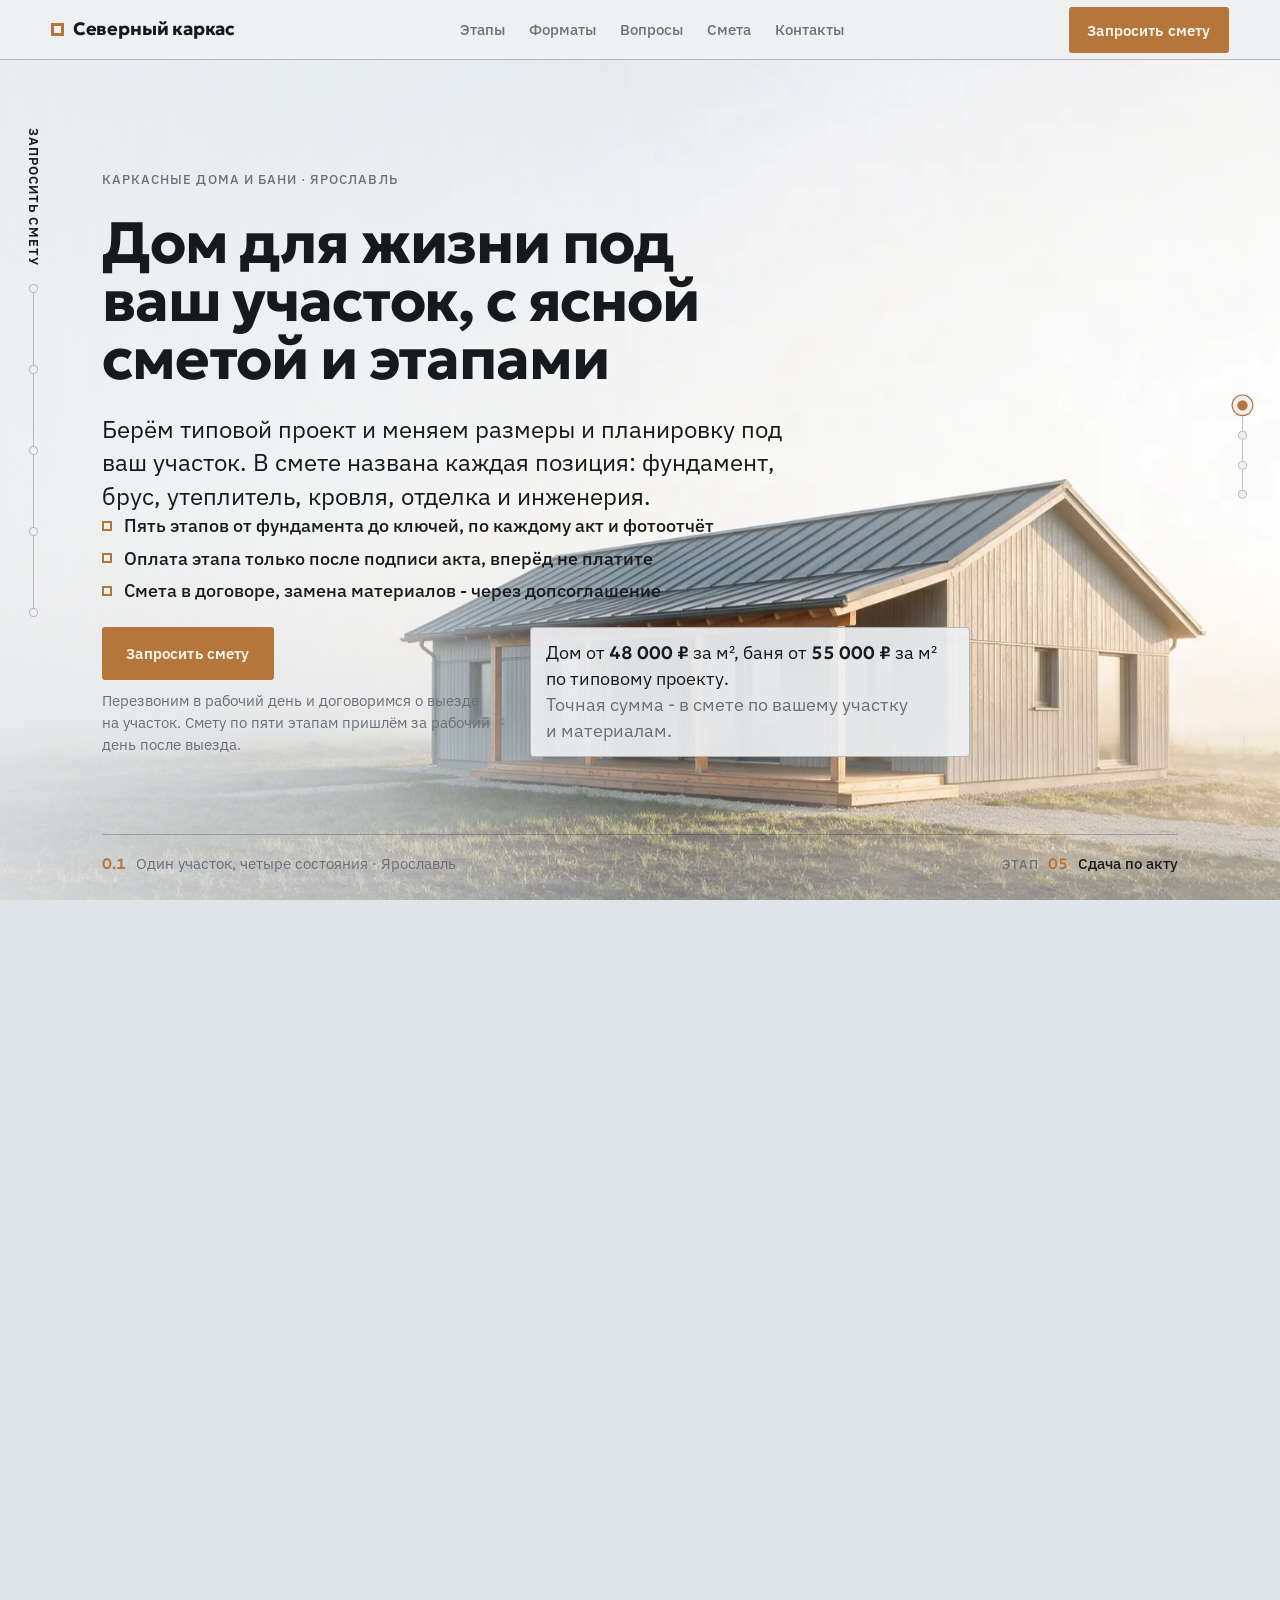
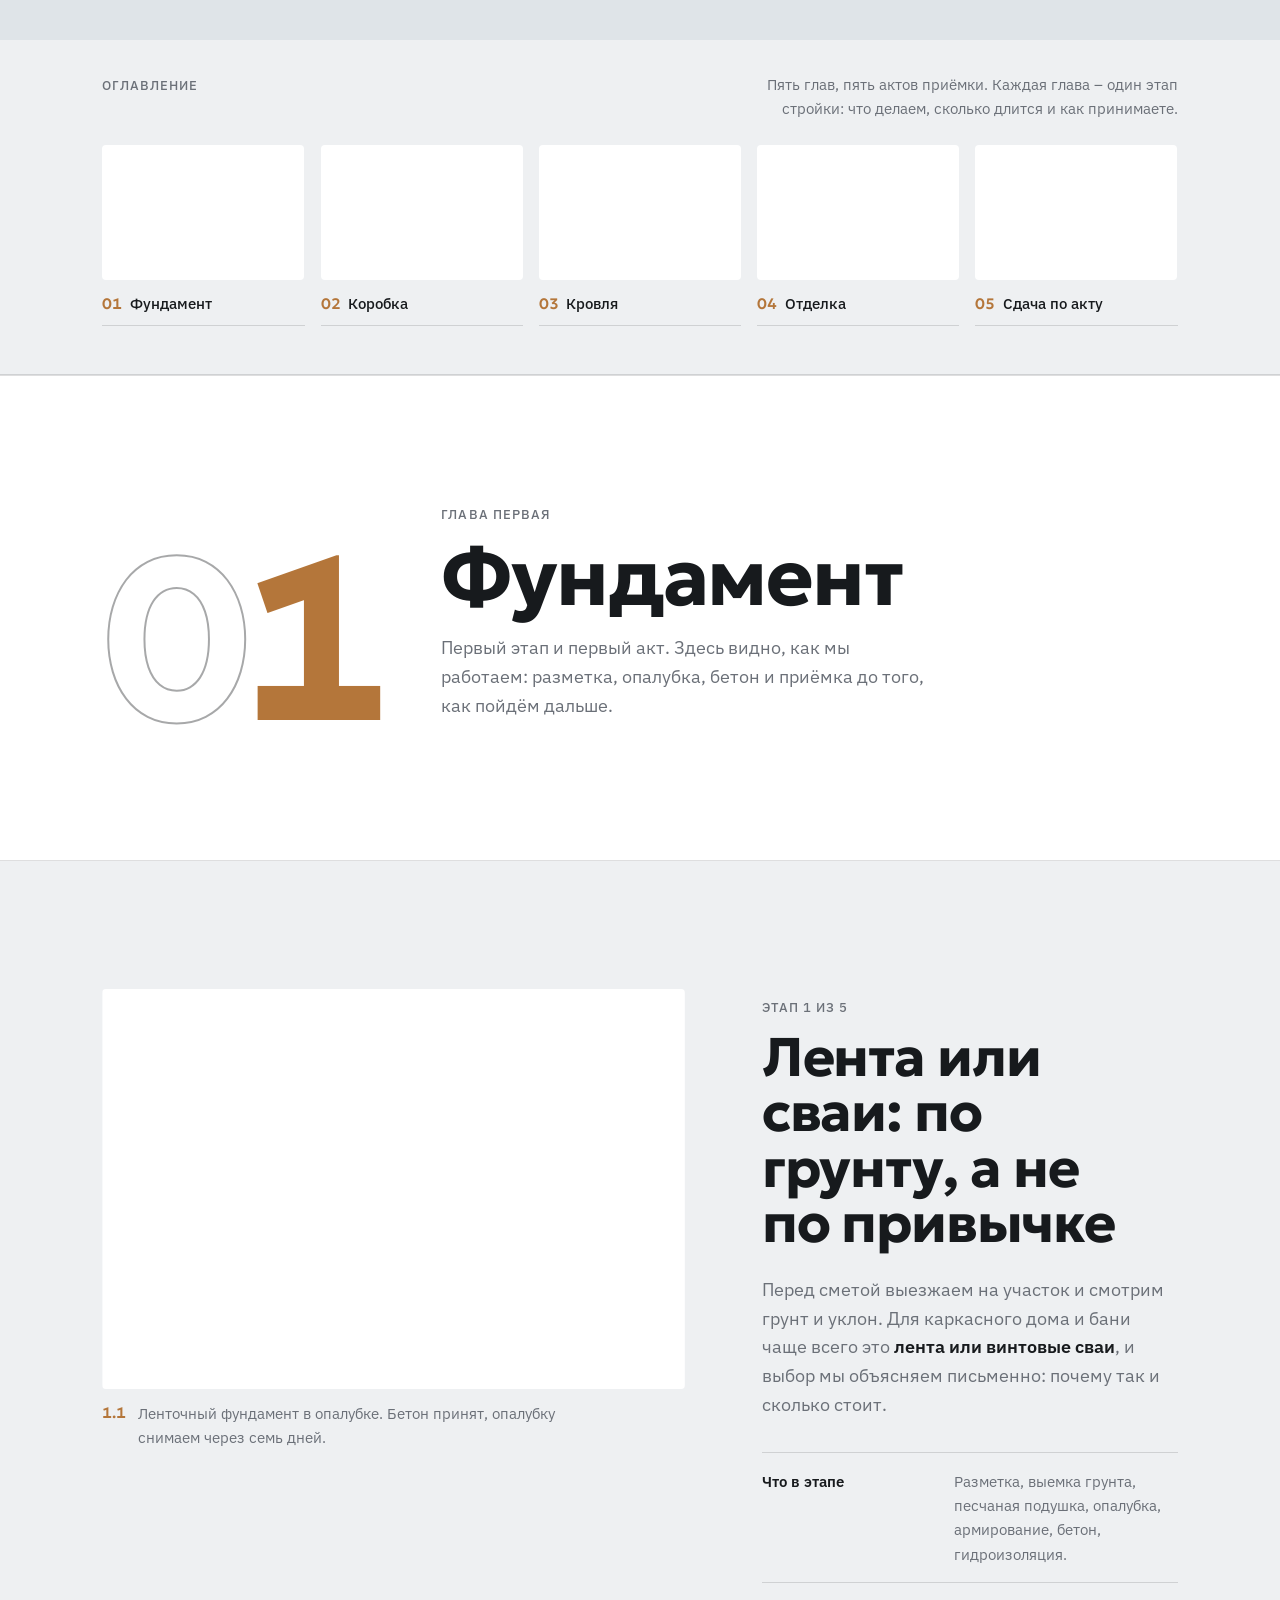
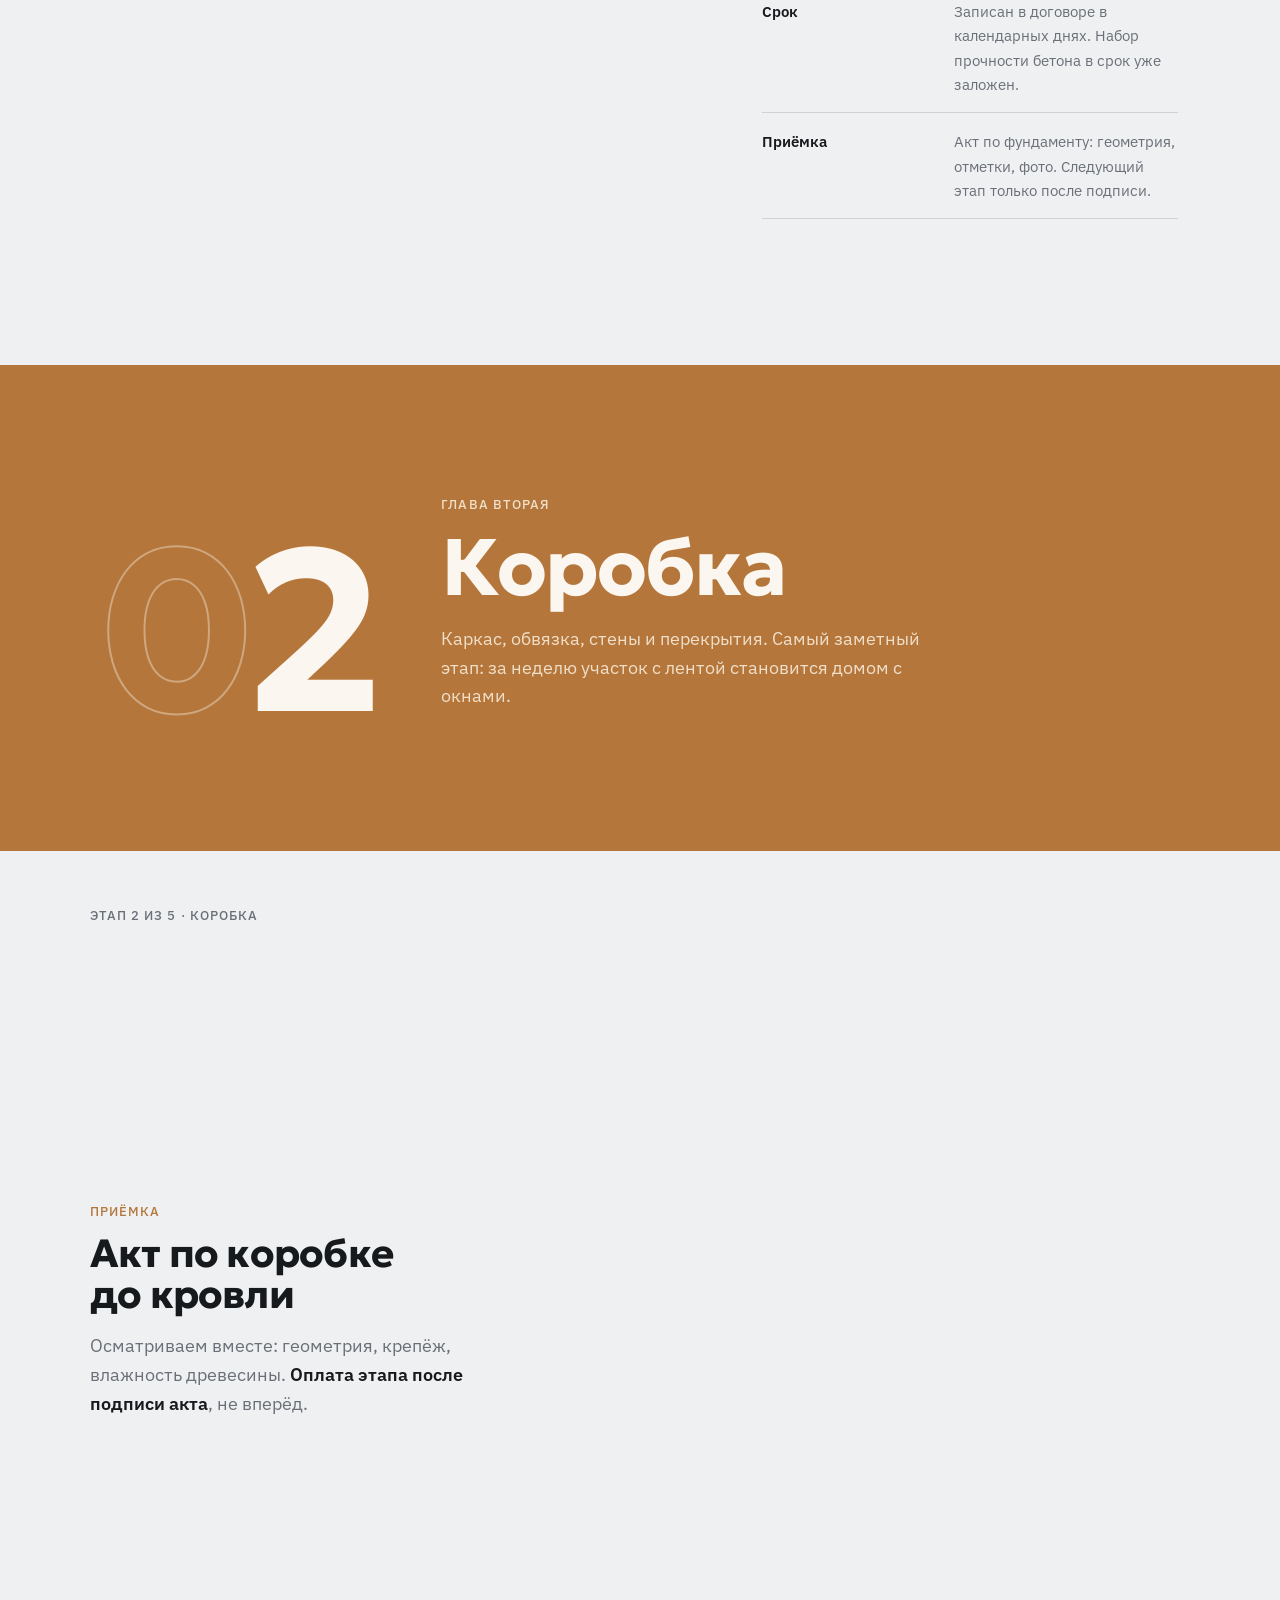
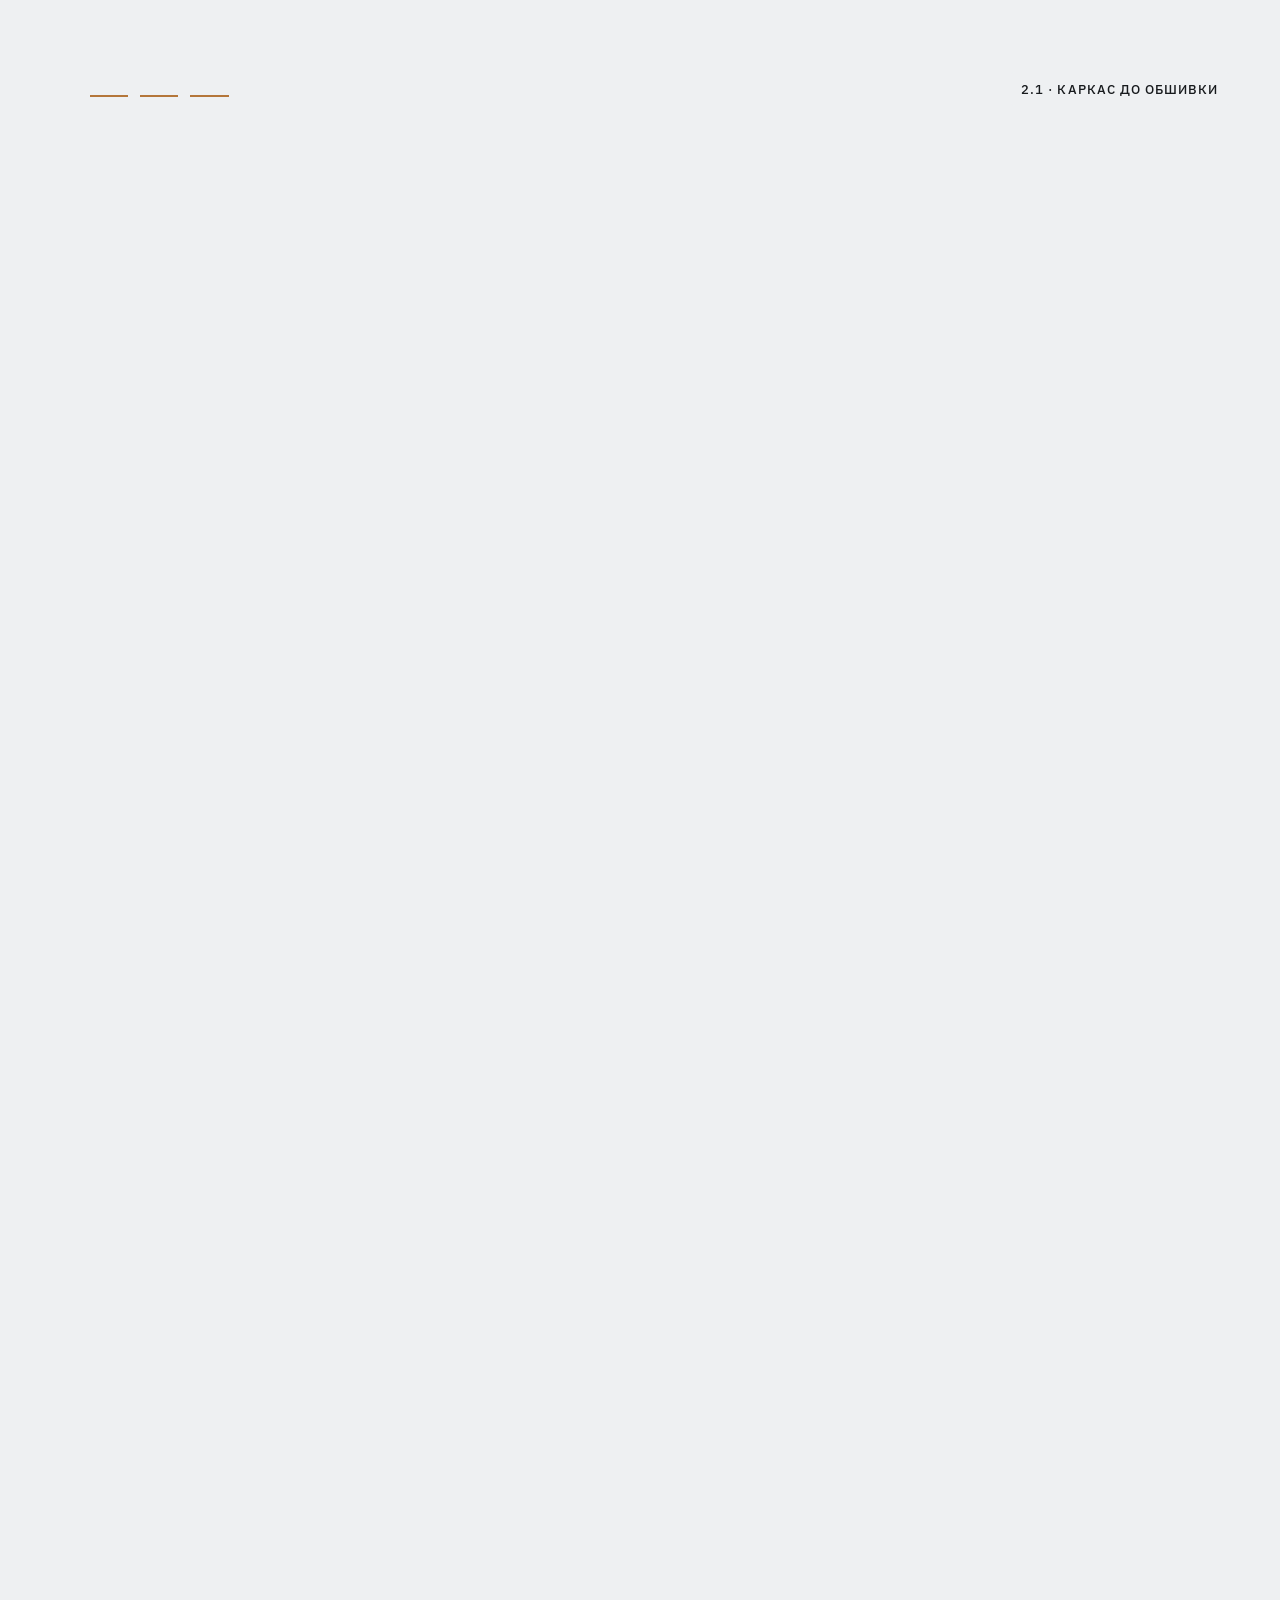
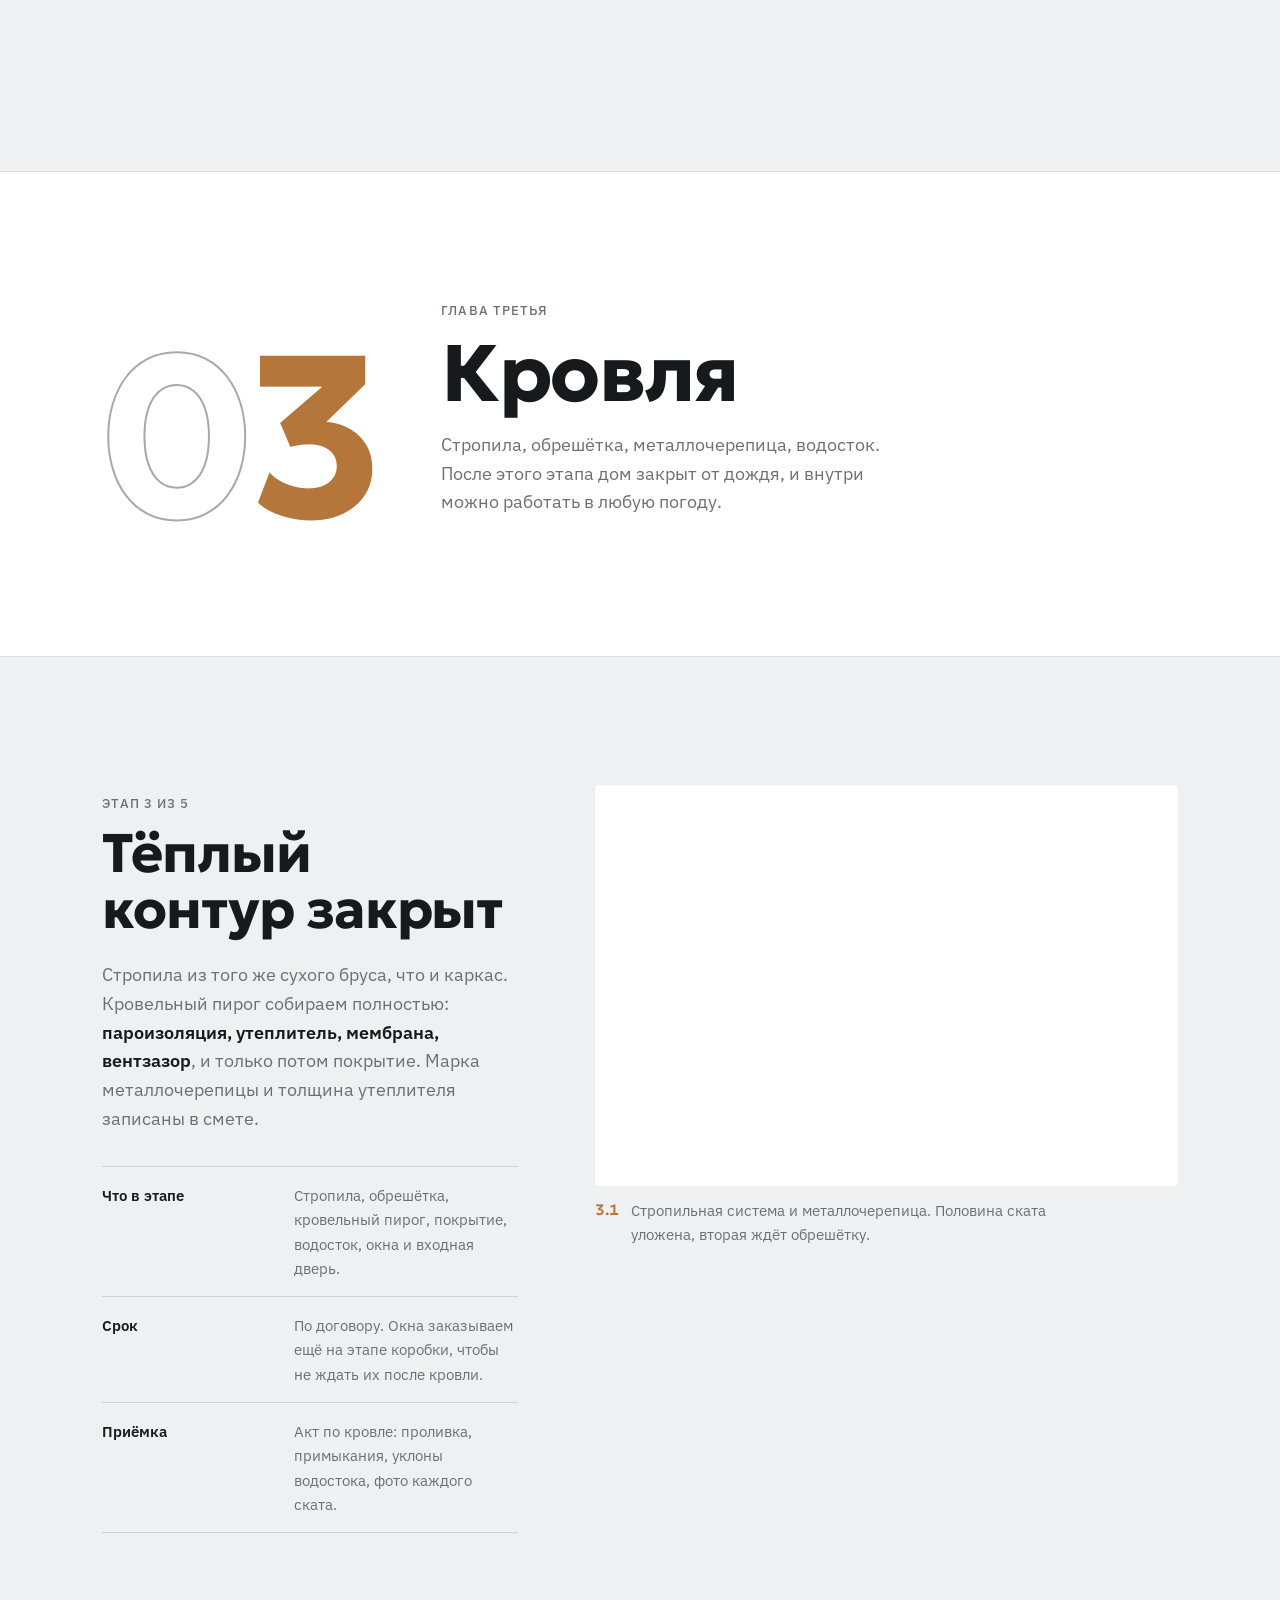
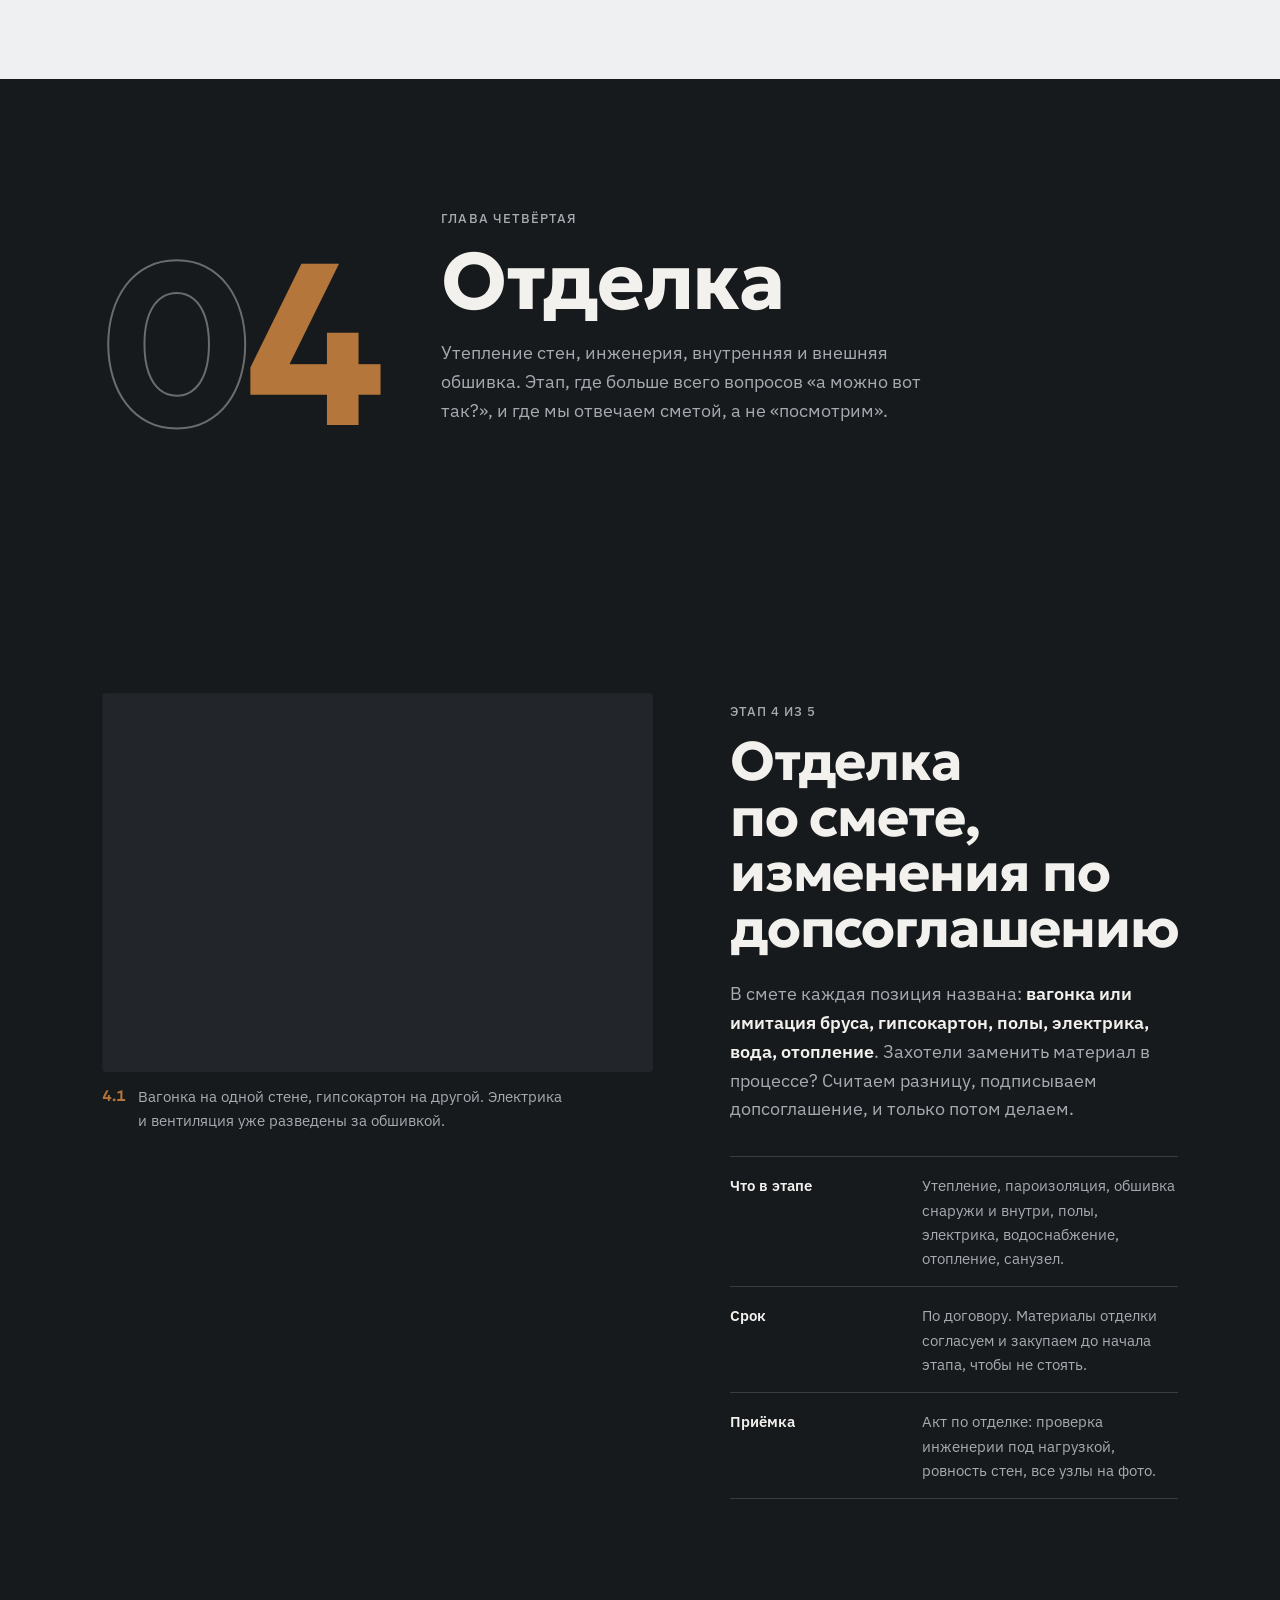
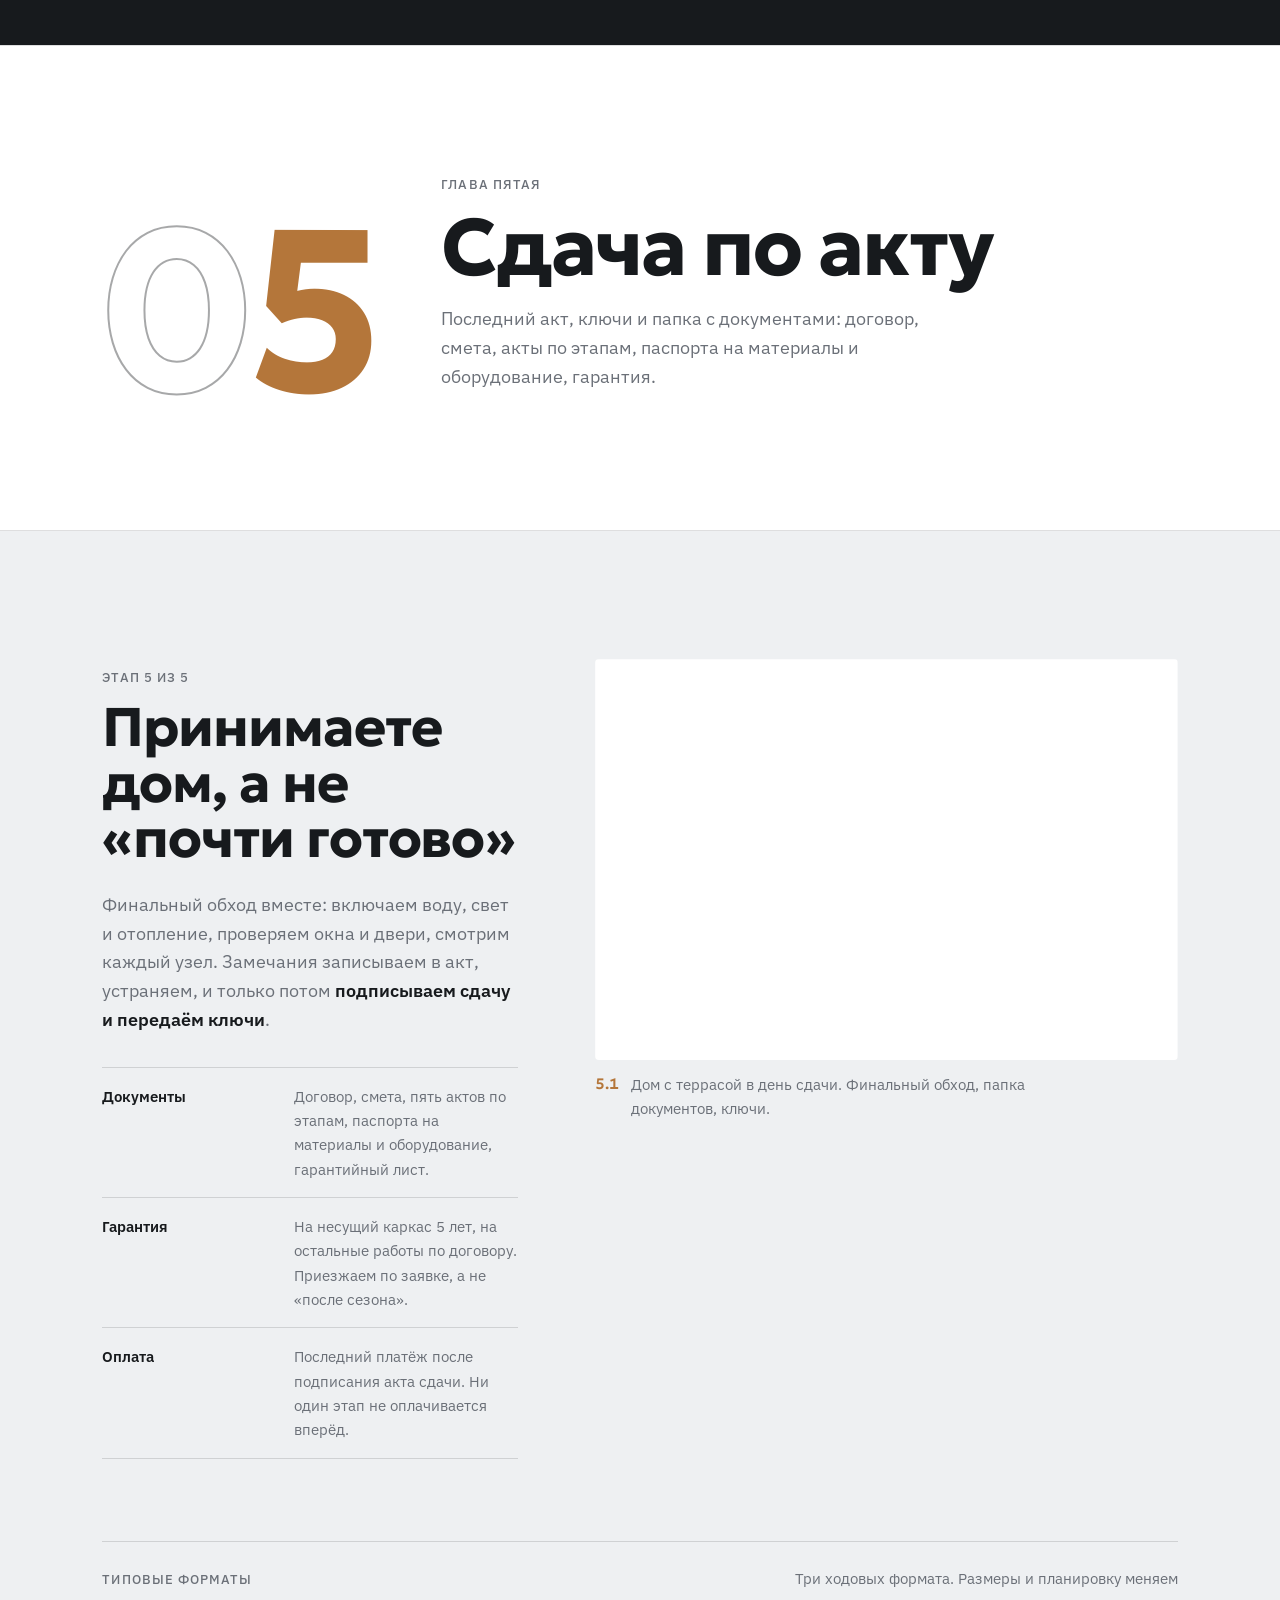
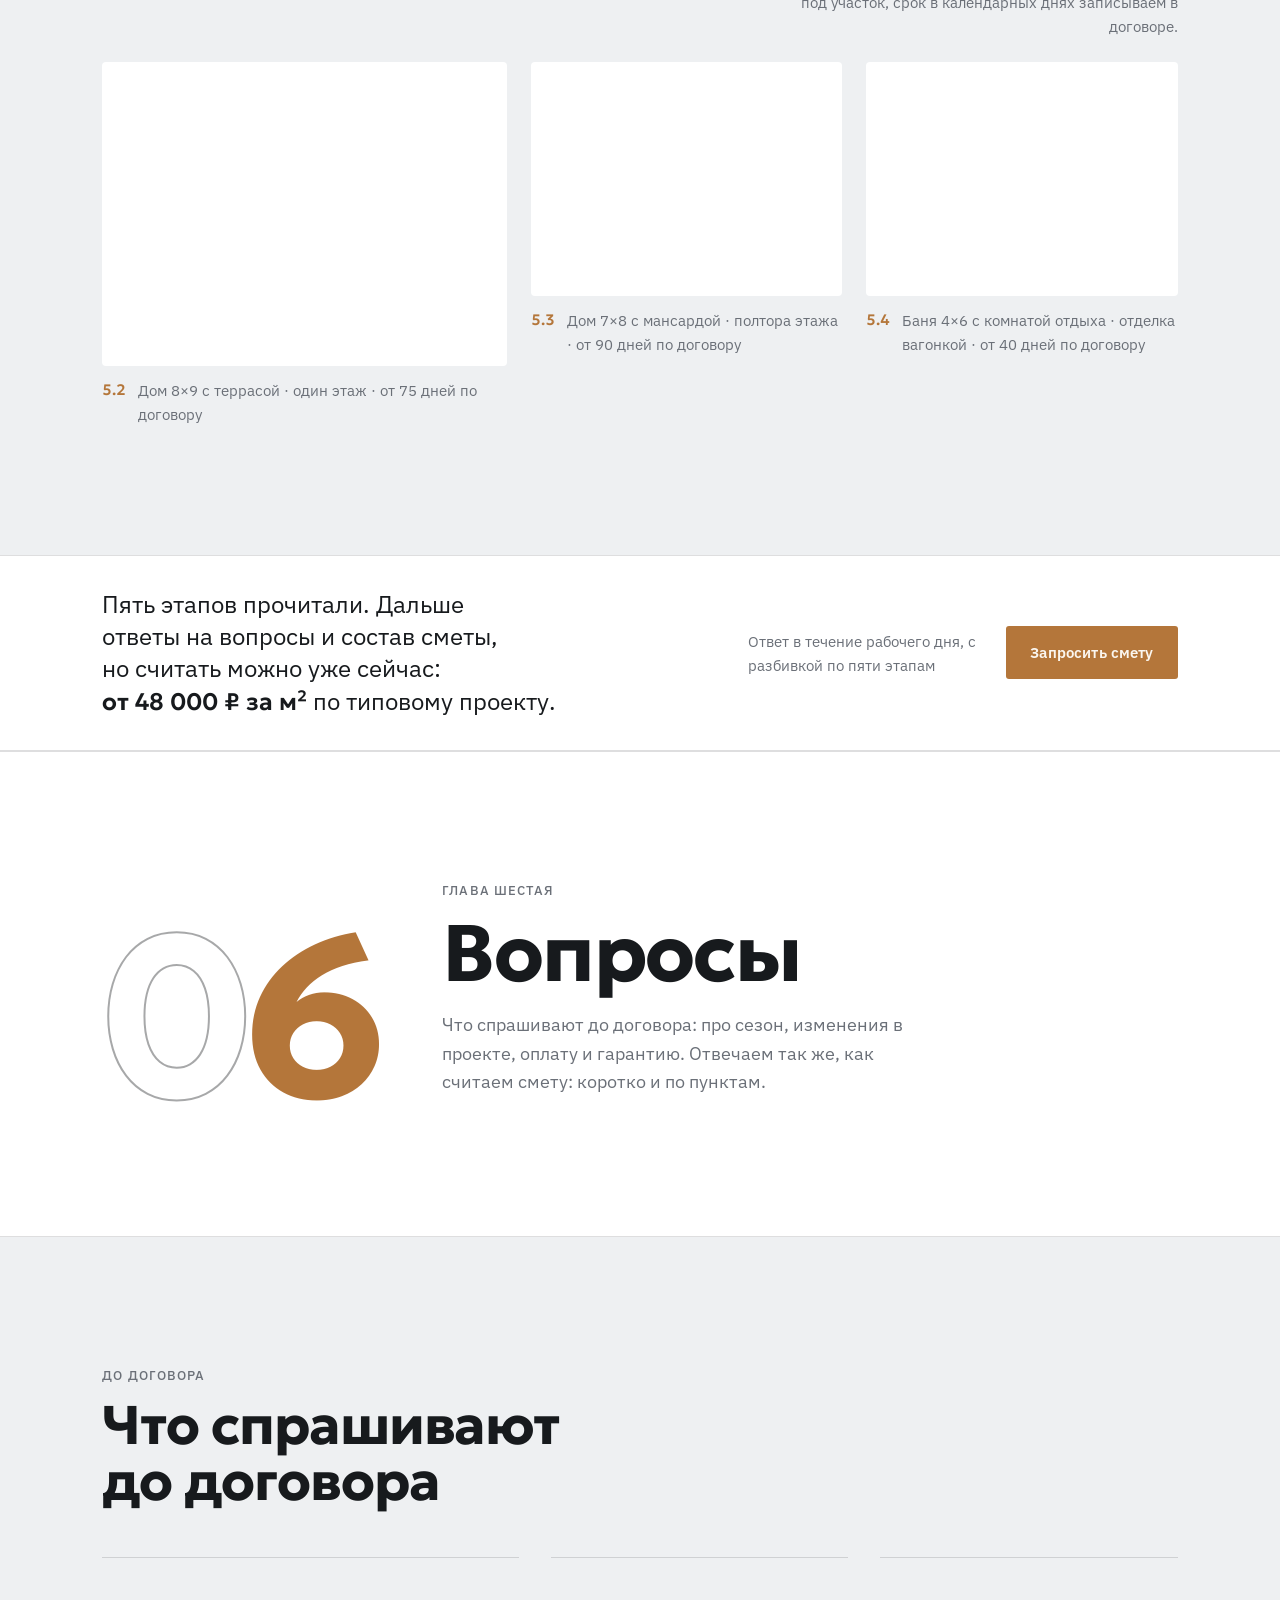
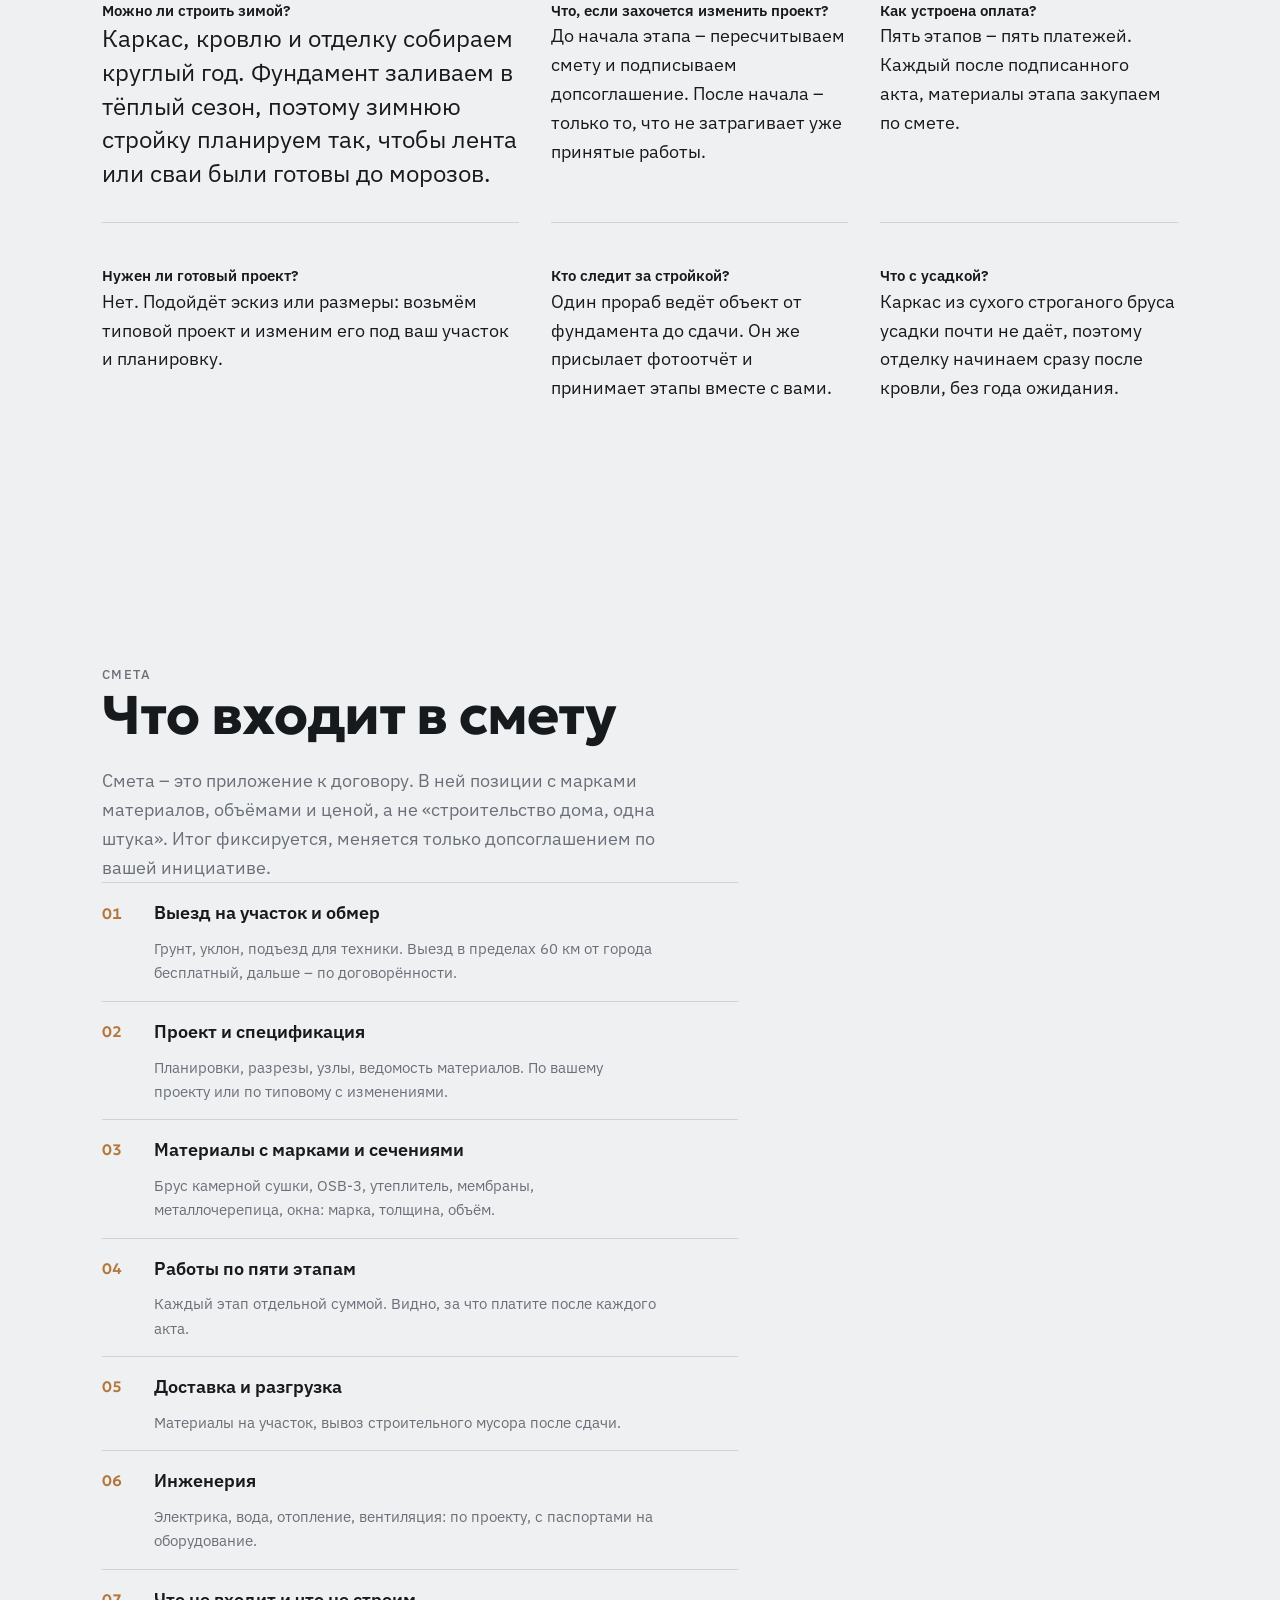
<file: assets/demos/severny-karkas/index.html>
<!doctype html>
<html lang="ru">
<head>
<meta name="robots" content="noindex, nofollow">
<meta charset="utf-8">
<meta name="viewport" content="width=device-width, initial-scale=1, viewport-fit=cover">
<title>Северный каркас · каркасные дома и бани по этапам</title>
<meta name="description" content="Строительство каркасных домов и бань в Ярославле: пять этапов, смета в договоре, оплата после приёмки каждого этапа по акту.">
<meta property="og:type" content="website">
<meta property="og:locale" content="ru_RU">
<meta property="og:site_name" content="Северный каркас">
<meta property="og:title" content="Северный каркас · каркасные дома и бани по этапам">
<meta property="og:description" content="Каркасные дома и бани в Ярославле: пять этапов, смета в договоре, оплата после приёмки каждого этапа по акту.">
<meta property="og:image" content="assets/og.jpg">
<meta property="og:image:width" content="1200">
<meta property="og:image:height" content="630">
<meta property="og:image:alt" content="Каркасный дом с террасой на участке в утренней дымке">
<meta name="twitter:card" content="summary_large_image">
<link rel="stylesheet" href="assets/fonts/fonts.css">
<link rel="icon" href="data:image/svg+xml,%3Csvg xmlns=%27http://www.w3.org/2000/svg%27 viewBox=%270 0 32 32%27%3E%3Crect x=%274%27 y=%274%27 width=%2724%27 height=%2724%27 fill=%27none%27 stroke=%27%23b4763a%27 stroke-width=%275%27/%3E%3C/svg%3E">
<link rel="stylesheet" href="vibe.css">
<style>
  /* ---- тема: бумага, чернила, дерево ------------------------------------ */
  .v-page {
    --v-canvas: #eef0f2; --v-surface: #ffffff;
    --v-ink: #171a1d; --v-ink-soft: #6b7078;
    --v-accent: #b4763a; --v-accent-ink: #fbf6ef;
    --v-font-display: "Geologica", "Arial", system-ui, sans-serif;
    --v-font-text: "IBM Plex Sans", "Segoe UI", system-ui, sans-serif;
    --v-shadow-color: 23 26 29;
    --v-e1: 0 1px 2px rgb(var(--v-shadow-color) / .08), 0 6px 18px rgb(var(--v-shadow-color) / .08);
    --v-e2: 0 2px 6px rgb(var(--v-shadow-color) / .08), 0 18px 48px rgb(var(--v-shadow-color) / .12);
    --v-radius: 4px;
    --v-measure: 58ch;
    transition: none;
  }
  .v-page .v-display { font-weight: 700; letter-spacing: -0.02em; }
  .v-page .v-display--xl { letter-spacing: -0.03em; }
  .v-page .v-btn { border-radius: 3px; box-shadow: none; }
  .v-page a.v-btn { color: var(--v-accent-ink); }           /* перебивает .v-page a { color: inherit } */
  .v-page .v-btn:hover { box-shadow: var(--v-e1); }
  .v-page .v-label { font-weight: 500; }
  .v-page img { content-visibility: auto; }

  /* ---- фолио на полях: линия стройки ------------------------------------ */
  .folio { position: fixed; z-index: 30; left: clamp(1.1rem, 2.6vw, 2.4rem); top: 50%; transform: translateY(-50%);
    height: min(36vh, 22rem); width: 1px; pointer-events: none; }
  .folio__line { position: absolute; inset: 0; background: var(--v-hair-strong); }
  .folio__fill { position: absolute; left: 0; top: 0; width: 1px; height: 0; background: var(--v-accent); transform-origin: top; }
  .folio__dot { position: absolute; left: 50%; width: 9px; height: 9px; margin: -4.5px 0 0 -4.5px; border-radius: 50%;
    background: var(--v-canvas); box-shadow: inset 0 0 0 1px var(--v-hair-strong); transition: background-color .3s var(--v-ease-out), box-shadow .3s var(--v-ease-out), transform .3s var(--v-ease-out); }
  .folio__dot.is-done { background: var(--v-accent); box-shadow: inset 0 0 0 1px var(--v-accent); }
  .folio__dot.is-active { background: var(--v-accent); box-shadow: 0 0 0 4px var(--v-canvas), 0 0 0 5px var(--v-accent); transform: scale(1.15); }
  .folio__dot span { position: absolute; left: 1rem; top: -.1rem; writing-mode: vertical-rl; white-space: nowrap;
    font-size: var(--v-t-xs); letter-spacing: var(--v-track-wide); text-transform: uppercase; font-weight: 500; color: var(--v-ink-soft);
    opacity: 0; transition: opacity .15s var(--v-ease-out), color .3s; transition-delay: 0s; }
  .folio__dot span b { color: var(--v-ink); font-weight: 600; margin-bottom: .5em; }
  .folio__dot.is-active span { opacity: 1; transition-duration: .3s; transition-delay: .15s; }
  .folio__cta { position: absolute; left: 50%; bottom: calc(100% + 1.4rem); transform: translateX(-50%); writing-mode: vertical-rl; white-space: nowrap; pointer-events: auto;
    font-size: var(--v-t-xs); letter-spacing: var(--v-track-wide); text-transform: uppercase; font-weight: 600; color: var(--v-accent); text-decoration: none;
    padding: .5rem .5rem; margin-bottom: -.5rem; }
  .folio.is-dark { --v-ink: #f2f1ee; --v-ink-soft: #a7abb1; --v-canvas: #171a1d;
    --v-hair-strong: color-mix(in oklab, #f2f1ee 32%, transparent); }
  .folio.is-dark .folio__dot span b { color: #f2f1ee; }
  .folio.is-dark .folio__dot span { color: #a7abb1; }
  .folio.is-warm { --v-ink: #fbf6ef; --v-ink-soft: #f0dfc9; --v-canvas: #b4763a; --v-accent: #fbf6ef;
    --v-hair-strong: color-mix(in oklab, #fbf6ef 55%, transparent); }
  .folio.is-warm .folio__dot span b { color: #fbf6ef; }
  .folio.is-warm .folio__dot span { color: #f0dfc9; }
  .folio.is-warm .folio__cta { color: #fbf6ef; }
  .folio-m { display: none; }
  @media (max-width: 860px) {
    .folio { display: none; }
    .folio-m { display: flex; align-items: center; justify-content: space-between; gap: var(--v-3); position: fixed; z-index: 30; inset: 0 0 auto 0;
      padding: .6rem var(--v-gutter) .55rem; font-size: .75rem; letter-spacing: .05em; text-transform: uppercase; font-weight: 500;
      color: var(--v-ink-soft); background: color-mix(in oklab, var(--v-canvas) 90%, transparent); backdrop-filter: blur(8px); pointer-events: none;
      transform: translateY(-100%); transition: transform .3s var(--v-ease-out); }
    .folio-m.is-on { transform: none; }
    .folio-m b { color: var(--v-ink); font-weight: 600; }
    .folio-m a { pointer-events: auto; color: var(--v-accent); font-weight: 600; text-decoration: none; padding: .8rem 0 .8rem .75rem; margin: -.8rem 0; white-space: nowrap; }
    .folio-m__bar { position: absolute; left: 0; bottom: 0; height: 2px; width: 100%; background: var(--v-accent); transform-origin: left; transform: scaleX(0); }
    .folio-m.is-dark { --v-ink: #f2f1ee; --v-ink-soft: #a7abb1; --v-canvas: #171a1d; }
    .folio-m.is-warm { --v-ink: #fbf6ef; --v-ink-soft: #f0dfc9; --v-canvas: #b4763a; }
    .folio-m.is-warm a { color: #fbf6ef; }
  }

  /* ---- титульный лист: «стройка наоборот», закреплённая сцена --------------------- */
  /* Четыре кадра одного ракурса лежат стопкой: дом сверху, под ним каркас, фундамент, участок.
     Свой JS ведёт прозрачность трёх верхних от --v-p акта (скрипт внизу страницы). */
  .cover { background: #dfe4e8; }
  .cover__stack { position: absolute; inset: 0; z-index: 1; }
  .v-page .cover__img { position: absolute; inset: 0; width: 100%; max-width: none; height: 100%; object-fit: cover; object-position: 62% 50%; content-visibility: visible; will-change: opacity; }
  .cover__scrim { position: absolute; inset: 0; z-index: 2; pointer-events: none;
    background:
      linear-gradient(to right, rgb(238 240 242 / .8) 0%, rgb(238 240 242 / .5) 30%, rgb(238 240 242 / 0) 52%),
      linear-gradient(to top, rgb(238 240 242 / .45) 0%, rgb(238 240 242 / 0) 22%); }
  .cover .title { position: relative; z-index: 6; height: 100svh; display: flex; flex-direction: column; justify-content: space-between; padding-block: var(--v-6) var(--v-5); }
  .title__head { display: flex; justify-content: space-between; align-items: baseline; gap: var(--v-4); padding-bottom: var(--v-4); border-bottom: 1px solid var(--v-hair-strong); }
  .title__mark { font-family: var(--v-font-display); font-weight: 700; font-size: var(--v-t-base); letter-spacing: -.01em; text-decoration: none; display: inline-flex; align-items: center; gap: .5em; }
  .title__mark i { width: .7em; height: .7em; border: .18em solid var(--v-accent); display: inline-block; }
  .title__body { position: relative; z-index: 6; padding-block: clamp(1rem, 3vh, 2.5rem); max-width: 60rem; }
  .title__body .v-label { display: block; margin-bottom: var(--v-5); }
  .title__body h1 { font-size: clamp(2.4rem, 1rem + 4.6vw, 5.4rem); line-height: .96; max-width: 13ch; }
  .title__body .v-lede { margin-top: var(--v-5); max-width: 40ch; color: var(--v-ink); }
  .title__body .v-lede b { font-weight: 600; }
  .title__cta { margin-top: var(--v-5); display: flex; flex-direction: column; align-items: flex-start; gap: var(--v-4); }
  /* цена одной колонкой под кнопкой, на плашке бумаги: никогда не лежит на фото */
  .title__price { font-size: var(--v-t-base); line-height: 1.45; max-width: 40ch; color: var(--v-ink); text-wrap: pretty;
    background: rgb(238 240 242 / .92); border: 1px solid var(--v-hair-strong); border-radius: var(--v-radius); padding: .7rem .95rem .75rem; }
  .title__price b { font-family: var(--v-font-display); font-weight: 600; font-variant-numeric: tabular-nums; white-space: nowrap; }
  .title__price span { display: block; color: var(--v-ink-soft); }
  .title__foot { position: relative; z-index: 6; display: flex; justify-content: space-between; align-items: end; gap: var(--v-4); padding-top: var(--v-4); border-top: 1px solid var(--v-hair-strong); font-size: var(--v-t-sm); color: var(--v-ink-soft); }
  .title__foot b { font-family: var(--v-font-display); font-weight: 600; color: var(--v-accent); font-variant-numeric: tabular-nums; margin-right: .6em; }
  /* подпись состояния: справа внизу, четыре варианта стопкой, активный виден. Меняется вместе с кадром */
  /* первый экран: заголовок длиннее прежнего, поэтому кегль ниже и строка шире; кнопка с подписью и цена в один ряд */
  .title__body h1 { font-size: clamp(2.2rem, 1rem + 3.3vw, 4.4rem); line-height: 1; max-width: 17ch; text-wrap: balance; }
  .title__body .v-lede { max-width: 52ch; }
  .hero-points { list-style: none; margin: var(--v-4) 0 0; padding: 0; display: grid; gap: .4em; max-width: 56ch; color: var(--v-ink); font-weight: 500; }
  .hero-points li { position: relative; padding-left: 1.2em; line-height: 1.4; }
  .hero-points li::before { content: ""; position: absolute; left: 0; top: .42em; width: .55em; height: .55em; border: .14em solid var(--v-accent); box-sizing: border-box; }
  .title__cta { flex-direction: row; flex-wrap: wrap; align-items: flex-start; gap: var(--v-4) var(--v-6); }
  .title__act { display: grid; justify-items: start; gap: var(--v-2); max-width: 36ch; }
  .title__act .hero-hint { font-size: var(--v-t-sm); line-height: 1.45; color: var(--v-ink-soft); }
  .cover__state { display: grid; text-align: right; color: var(--v-ink); font-weight: 500; }
  .cover__state span { grid-area: 1 / 1; opacity: 0; transform: translateY(5px); white-space: nowrap;
    transition: opacity .28s var(--v-ease-out), transform .28s var(--v-ease-out); }
  .cover__state span.is-on { opacity: 1; transform: none; }
  .cover__state i { font-style: normal; font-size: var(--v-t-xs); letter-spacing: var(--v-track-wide); text-transform: uppercase; color: var(--v-ink-soft); margin-right: .7em; }
  /* шкала сцены: четыре точки у правого края, активная подсвечена, пройденные закрашены */
  .cover__scale { position: absolute; z-index: 6; right: clamp(1.1rem, 2.6vw, 2.4rem); top: 50%; transform: translateY(-50%); margin: 0; padding: 0; list-style: none; display: grid; gap: 1.3rem; pointer-events: none; }
  .cover__scale::before { content: ""; position: absolute; left: 50%; top: 4px; bottom: 4px; width: 1px; margin-left: -.5px; background: var(--v-hair-strong); }
  .cover__scale li { position: relative; width: 9px; height: 9px; border-radius: 50%; background: var(--v-canvas); box-shadow: inset 0 0 0 1px var(--v-hair-strong);
    transition: background-color .3s var(--v-ease-out), box-shadow .3s var(--v-ease-out), transform .3s var(--v-ease-out); }
  .cover__scale li.is-done { background: var(--v-accent); box-shadow: inset 0 0 0 1px var(--v-accent); }
  .cover__scale li.is-on { background: var(--v-accent); box-shadow: 0 0 0 4px var(--v-canvas), 0 0 0 5px var(--v-accent); transform: scale(1.15); }
  @media (max-width: 860px) {
    /* телефон: кадры лентой в верхней половине экрана с привязкой к дому, текст внизу на полосе-скриме */
    .cover, .cover [data-v-stage] { background: var(--v-canvas); }
    .cover__stack { top: -7svh; bottom: auto; height: 64svh; }   /* планшет: дом в верхней половине */
    .v-page .cover__img { object-position: 62% 50%; }
    .cover__scrim { background:
      linear-gradient(to top, rgb(238 240 242 / .97) 0%, rgb(238 240 242 / .97) 48%, rgb(238 240 242 / .8) 56%, rgb(238 240 242 / 0) 66%),
      linear-gradient(to bottom, rgb(238 240 242 / .75) 0%, rgb(238 240 242 / 0) 14%); }
    .cover .title { padding-top: var(--v-5); padding-bottom: var(--v-4); justify-content: flex-start; }
    .title__head { flex-direction: column; gap: var(--v-1); }
    .title__body { margin-top: auto; padding-block: 0 var(--v-4); }
    .title__body .v-label { margin-bottom: var(--v-3); }
    .title__body h1 { font-size: clamp(2rem, 1.1rem + 5.4vw, 3rem); max-width: none; }
    .title__body .v-lede { margin-top: var(--v-3); font-size: var(--v-t-base); }
    .title__cta { margin-top: var(--v-4); gap: var(--v-3); }
    .title__price { max-width: none; padding: .6rem .8rem .65rem; }
    /* подвал распадается на элементы колонки: подпись состояния уходит над текст, номер кадра остаётся внизу */
    .title__foot { display: contents; }
    .title__foot > span { order: 4; padding-top: var(--v-3); border-top: 1px solid var(--v-hair-strong); font-size: var(--v-t-xs); color: var(--v-ink); }
    .cover__state { order: 2; text-align: left; font-size: var(--v-t-sm); margin-bottom: var(--v-2); }
    .cover__scale { top: 9svh; right: .85rem; gap: .75rem; transform: none; }
    .cover__scale li { width: 7px; height: 7px; }
  }
  @media (max-width: 600px) {
    .cover .title { padding-top: var(--v-4); }
    .title__head { flex-direction: row; align-items: baseline; padding-bottom: var(--v-3); }
    .title__head .v-label { font-size: .68rem; }
    .cover__stack { top: -17svh; }   /* телефон: дом целиком над текстовой полосой */
    .title__price span { display: none; }   /* на телефоне вторая фраза уходит: дом должен остаться в кадре */
    .title__body .v-lede { display: none; }   /* на телефоне смысл несут заголовок и три пункта */
    .title__body .v-label { display: none; }   /* город уже в шапке-титуле и подвале, здесь он съедал высоту */
    .title__body h1 { font-size: clamp(1.55rem, 1rem + 2.6vw, 2.1rem); }
    .title__cta { margin-top: var(--v-3); }
    .title__price { font-size: var(--v-t-sm); }
    .hero-points { margin-top: var(--v-3); font-size: var(--v-t-sm); gap: .3em; }
    .title__act .hero-hint { font-size: var(--v-t-xs); }
  }
  @media (max-width: 860px) {
    .title__body h1 { max-width: none; }
    .title__cta { flex-direction: column; gap: var(--v-3); }
  }
  @media (min-width: 601px) and (max-width: 860px) {
    .title__body h1 { font-size: clamp(1.75rem, 1.1rem + 3.4vw, 2.6rem); }
  }
  @media (min-width: 861px) and (max-height: 840px) {
    .hero-points { margin-top: var(--v-3); }
  }
  /* ноутбук: экран низкий, титул ужимаем, чтобы кнопка и цена остались над сгибом */
  @media (min-width: 861px) and (max-height: 840px) {
    .title__body { padding-block: var(--v-4) var(--v-4); }
    .title__body .v-label { margin-bottom: var(--v-3); }
    .title__body h1 { font-size: clamp(2.1rem, 1rem + 2.7vw, 3.6rem); }
    .title__body .v-lede { margin-top: var(--v-4); font-size: var(--v-t-base); }
    .title__cta { margin-top: var(--v-4); gap: var(--v-3); }
    .title__price { max-width: 46ch; padding: .55rem .85rem .6rem; }
    .cover .title { padding-block: var(--v-4) var(--v-3); }
    .title__head { padding-bottom: var(--v-3); }
    .title__foot { padding-top: var(--v-3); }
  }

  /* ---- оглавление: кинолента этапов -------------------------------------------- */
  .toc { padding-block: var(--v-6) var(--v-7); border-bottom: 1px solid var(--v-hair); }
  .toc__head { display: flex; justify-content: space-between; align-items: baseline; gap: var(--v-4); margin-bottom: var(--v-5); }
  .toc__head p { font-size: var(--v-t-sm); color: var(--v-ink-soft); max-width: 46ch; text-align: right; }
  .toc ol { display: grid; grid-template-columns: repeat(5, 1fr); gap: var(--v-4); margin: 0; padding: 0; list-style: none; }
  .toc a { display: grid; gap: var(--v-3); text-decoration: none; font-size: var(--v-t-sm); font-weight: 500; }
  .toc a img { width: 100%; aspect-ratio: 3 / 2; object-fit: cover; border-radius: var(--v-radius); background: var(--v-surface); }
  .toc a span { display: block; padding-bottom: var(--v-2); border-bottom: 1px solid var(--v-hair); }
  .toc a b { font-family: var(--v-font-display); font-weight: 600; color: var(--v-accent); margin-right: .5em; font-variant-numeric: tabular-nums; }
  @media (max-width: 860px) {
    .toc__head { flex-direction: column; align-items: start; gap: var(--v-2); }
    .toc__head p { text-align: left; }
    .toc ol { grid-auto-flow: column; grid-auto-columns: 44%; grid-template-columns: none; overflow-x: auto; scroll-snap-type: x mandatory; padding-bottom: var(--v-2);
      margin-inline: calc(-1 * var(--v-gutter)); padding-inline: var(--v-gutter); scrollbar-width: none; }
    .toc ol::-webkit-scrollbar { display: none; }
    .toc li { scroll-snap-align: start; }
  }

  /* ---- интертитры ---------------------------------------------------------- */
  .inter { background: var(--v-surface); border-top: 1px solid var(--v-hair); border-bottom: 1px solid var(--v-hair);
    min-height: 54svh; display: flex; align-items: center; padding-block: var(--v-8); }
  .inter__grid { display: grid; grid-template-columns: auto 1fr; gap: var(--v-4) clamp(1.5rem, 5vw, 5rem); align-items: end; }
  .inter__num { font-family: var(--v-font-display); font-weight: 700; font-size: clamp(6rem, 18vw, 17rem); line-height: .8; letter-spacing: -.05em;
    color: transparent; -webkit-text-stroke: 2px color-mix(in oklab, var(--v-ink) 38%, transparent); font-variant-numeric: tabular-nums; }
  .inter__num em { font-style: normal; color: var(--v-accent); -webkit-text-stroke: 0; }
  .inter__text { padding-bottom: .6em; }
  .inter__text .v-label { display: block; margin-bottom: var(--v-3); }
  .inter__text h2 { font-size: var(--v-t-3xl); }
  .inter__text p { margin-top: var(--v-4); max-width: 44ch; color: var(--v-ink-soft); }
  .inter--wood { background: var(--v-accent); --v-ink: #fbf6ef; --v-ink-soft: #f0dfc9; color: var(--v-ink); border-color: transparent;
    --v-hair-strong: color-mix(in oklab, #fbf6ef 55%, transparent); }
  .inter--wood .inter__num em { color: #fbf6ef; }
  .inter--dark { background: #171a1d; --v-ink: #f2f1ee; --v-ink-soft: #a7abb1; color: var(--v-ink); border-color: transparent;
    --v-hair-strong: color-mix(in oklab, #f2f1ee 32%, transparent); }
  @media (max-width: 860px) {
    .inter { min-height: 46svh; padding-block: var(--v-7); }
    .inter__grid { grid-template-columns: 1fr; align-items: start; }
    .inter__num { font-size: clamp(5rem, 26vw, 8rem); }
    .inter__text h2 { font-size: var(--v-t-2xl); }
  }

  /* ---- разворот главы ------------------------------------------------------- */
  .spread { display: grid; grid-template-columns: 7fr 5fr; gap: var(--v-8) clamp(2rem, 6vw, 6rem); align-items: start; }
  .spread--flip { grid-template-columns: 5fr 7fr; }
  .spread--flip .spread__fig { order: 2; }
  .spread__fig { position: relative; margin: 0; }
  .spread__fig .fig { position: relative; overflow: hidden; aspect-ratio: 16 / 11; background: var(--v-surface); border-radius: var(--v-radius); }
  .spread__fig .fig > div { position: absolute; left: 0; right: 0; top: -36px; bottom: -36px; will-change: transform; }
  .spread__fig .fig img { width: 100%; height: 100%; object-fit: cover; }
  .spread__fig figcaption { display: grid; grid-template-columns: auto 1fr; gap: var(--v-3); padding-top: var(--v-3); font-size: var(--v-t-sm); color: var(--v-ink-soft); max-width: 52ch; }
  .spread__fig figcaption b { font-family: var(--v-font-display); font-weight: 600; color: var(--v-accent); font-variant-numeric: tabular-nums; }
  .spread__copy { padding-top: var(--v-2); }
  .spread__copy .v-label { display: block; margin-bottom: var(--v-3); }
  .spread__copy h2 { font-size: var(--v-t-2xl); }
  .spread__copy > p { margin-top: var(--v-5); color: var(--v-ink-soft); }
  .spread__copy > p b { color: var(--v-ink); font-weight: 600; }
  .facts { margin-top: var(--v-6); }
  .facts > div { padding: var(--v-4) 0; border-top: 1px solid var(--v-hair); display: grid; grid-template-columns: minmax(8rem, 11rem) 1fr; gap: var(--v-4); font-size: var(--v-t-sm); }
  .facts > div:last-child { border-bottom: 1px solid var(--v-hair); }
  .facts dt { font-weight: 600; margin: 0; }
  .facts dd { margin: 0; color: var(--v-ink-soft); }
  .chapter--dark { background: #171a1d; --v-ink: #f2f1ee; --v-ink-soft: #a7abb1; --v-surface: #22262b; color: var(--v-ink);
    --v-hair: color-mix(in oklab, #f2f1ee 16%, transparent); --v-hair-strong: color-mix(in oklab, #f2f1ee 32%, transparent); }
  .chapter--dark .facts dt { letter-spacing: .005em; }
  @media (max-width: 860px) {
    .spread, .spread--flip { grid-template-columns: 1fr; gap: var(--v-6); }
    .spread--flip .spread__fig { order: 0; }
    .spread__fig .fig { aspect-ratio: 4 / 3; }
    .facts > div { grid-template-columns: 1fr; gap: var(--v-1); }
  }

  /* ---- глава 5: построенные объекты, слоты под настоящие фото ------------------ */
  .built { margin-top: var(--v-8); padding-top: var(--v-5); border-top: 1px solid var(--v-hair); }
  .built__head { display: flex; justify-content: space-between; align-items: baseline; gap: var(--v-4); margin-bottom: var(--v-5); }
  .built__head p { font-size: var(--v-t-sm); color: var(--v-ink-soft); max-width: 44ch; text-align: right; }
  .built ul { display: grid; grid-template-columns: 1.3fr 1fr 1fr; gap: var(--v-5); }
  .built figure { margin: 0; }
  .built .fig { position: relative; aspect-ratio: 4 / 3; border-radius: var(--v-radius); overflow: hidden; background: var(--v-surface); }
  .built .fig img { width: 100%; height: 100%; object-fit: cover; }
  .built .fig--slot { display: grid; place-items: center; box-shadow: inset 0 0 0 1px var(--v-hair-strong);
    background: repeating-linear-gradient(-45deg, transparent 0 14px, color-mix(in oklab, var(--v-ink) 4%, transparent) 14px 15px), var(--v-surface); }
  .built .fig--slot span { font-size: var(--v-t-xs); letter-spacing: var(--v-track-wide); text-transform: uppercase; color: var(--v-ink-soft); font-weight: 500; }
  .built figcaption { display: grid; grid-template-columns: auto 1fr; gap: var(--v-3); padding-top: var(--v-3); font-size: var(--v-t-sm); color: var(--v-ink-soft); }
  .built figcaption b { font-family: var(--v-font-display); font-weight: 600; color: var(--v-accent); font-variant-numeric: tabular-nums; }
  @media (max-width: 860px) {
    .built__head { flex-direction: column; align-items: start; gap: var(--v-2); }
    .built__head p { text-align: left; }
    .built ul { grid-template-columns: 1fr; }
  }

  /* ---- глава 2: сцена держится ---------------------------------------------- */
  .frame { height: 100%; display: grid; grid-template-columns: 5fr 7fr; }
  .frame__copy { position: relative; padding: 0 clamp(1.5rem, 5vw, 5rem) 0 calc(var(--v-gutter) + clamp(1.5rem, 3vw, 3rem)); }
  .frame__head { position: absolute; left: calc(var(--v-gutter) + clamp(1.5rem, 3vw, 3rem)); top: clamp(2rem, 6vh, 4rem); }
  .frame__cue { position: absolute; left: calc(var(--v-gutter) + clamp(1.5rem, 3vw, 3rem)); right: clamp(1.5rem, 5vw, 5rem); top: 0; bottom: 0; display: flex; flex-direction: column; justify-content: center; padding-block: clamp(5rem, 12vh, 7rem) clamp(4rem, 10vh, 6rem); }
  .frame__cue > * { max-width: 34rem; }
  .frame__cue .v-label { display: block; margin-bottom: var(--v-3); color: var(--v-accent); }
  .frame__cue h3 { font-family: var(--v-font-display); font-weight: 700; font-size: clamp(1.7rem, 1.1rem + 1.7vw, 2.7rem); line-height: 1.04; letter-spacing: -.02em; text-wrap: balance; }
  .frame__cue p { margin-top: var(--v-4); color: var(--v-ink-soft); max-width: 40ch; }
  .frame__cue p b { color: var(--v-ink); font-weight: 600; }
  .frame__steps { position: absolute; left: calc(var(--v-gutter) + clamp(1.5rem, 3vw, 3rem)); bottom: clamp(2rem, 6vh, 4rem); display: flex; gap: var(--v-3); align-items: center; }
  .frame__steps i { display: block; width: 2.4rem; height: 2px; background: var(--v-hair-strong); transform-origin: left; }
  .frame__steps i::after { content: ""; display: block; height: 100%; width: 100%; background: var(--v-accent); transform-origin: left; transform: scaleX(0); }
  .frame__steps i:nth-child(1)::after { transform: scaleX(clamp(0, calc(var(--v-p, 0) / .33), 1)); }
  .frame__steps i:nth-child(2)::after { transform: scaleX(clamp(0, calc((var(--v-p, 0) - .33) / .33), 1)); }
  .frame__steps i:nth-child(3)::after { transform: scaleX(clamp(0, calc((var(--v-p, 0) - .66) / .34), 1)); }
  .frame__fig { position: relative; overflow: hidden; }
  .frame__fig > div { position: absolute; left: 0; right: 0; top: -6vh; bottom: -6vh; will-change: transform; }
  .frame__fig img { width: 100%; height: 100%; object-fit: cover; }
  .frame__fig figcaption { position: absolute; right: var(--v-gutter); bottom: clamp(1.5rem, 5vh, 3rem); font-size: var(--v-t-xs); letter-spacing: var(--v-track-wide); text-transform: uppercase; font-weight: 500;
    color: var(--v-ink); background: color-mix(in oklab, var(--v-canvas) 92%, transparent); padding: .5em .8em; border-radius: var(--v-radius); }
  @media (max-width: 860px) {
    .frame { grid-template-columns: 1fr; grid-template-rows: 44svh 1fr; }
    .frame__fig { order: 0; }
    .frame__copy { order: 1; padding: 0 var(--v-gutter); }
    .frame__head { left: var(--v-gutter); top: var(--v-5); }
    .frame__cue { left: var(--v-gutter); right: var(--v-gutter); padding-block: 3.5rem 3rem; }
    .frame__cue h3 { font-size: var(--v-t-xl); }
    .frame__cue p { font-size: var(--v-t-sm); }
    .frame__steps { left: var(--v-gutter); bottom: var(--v-5); }
    .frame__fig figcaption { bottom: var(--v-4); right: var(--v-gutter); }
  }

  /* ---- повтор кнопки после пятой главы ------------------------------------------ */
  .midcta { border-top: 1px solid var(--v-hair); border-bottom: 1px solid var(--v-hair); background: var(--v-surface); }
  .midcta .v-wrap { display: flex; justify-content: space-between; align-items: center; gap: var(--v-5); flex-wrap: wrap; padding-block: var(--v-6); }
  .midcta p { font-size: var(--v-t-lg); line-height: 1.35; max-width: 34ch; text-wrap: balance; }
  .midcta p b { font-family: var(--v-font-display); font-weight: 600; white-space: nowrap; }
  .midcta__side { display: flex; align-items: center; gap: var(--v-5); flex-wrap: wrap; }
  .midcta__side span { font-size: var(--v-t-sm); color: var(--v-ink-soft); max-width: 26ch; }
  @media (max-width: 860px) { .midcta .v-wrap { padding-block: var(--v-6); } .midcta p { font-size: var(--v-t-base); } }

  /* ---- глава 6: отзывы с Яндекс.Карт ------------------------------------------- */
  .reviews__head { display: flex; flex-wrap: wrap; gap: var(--v-6); align-items: end; justify-content: space-between; margin-bottom: var(--v-7); }
  .reviews__head h2 { font-size: var(--v-t-2xl); max-width: 16ch; }
  .reviews__head .v-label { display: block; margin-bottom: var(--v-3); }
  .reviews__rating { display: grid; grid-template-columns: auto 1fr; gap: var(--v-1) var(--v-4); align-items: center; font-size: var(--v-t-sm); color: var(--v-ink-soft); }
  .reviews__num { grid-row: 1 / span 2; font-family: var(--v-font-display); font-weight: 700; font-size: var(--v-t-2xl); line-height: 1; color: var(--v-ink); }
  .reviews__rating a { color: var(--v-ink); font-weight: 500; text-decoration-color: var(--v-accent); display: inline-block; padding: .7em 0; margin: -.7em 0; }
  .reviews__stars { --size: 1.1rem; display: inline-block; width: calc(var(--size) * 5); height: var(--size);
    background: linear-gradient(90deg, var(--v-accent) calc(var(--r, 0) / 5 * 100%), var(--v-hair-strong) 0);
    -webkit-mask: url("data:image/svg+xml,%3Csvg xmlns='http://www.w3.org/2000/svg' viewBox='0 0 20 20'%3E%3Cpath d='M10 1.5l2.6 5.6 6.1.7-4.5 4.2 1.2 6L10 15l-5.4 3 1.2-6L1.3 7.8l6.1-.7z'/%3E%3C/svg%3E") 0 0 / var(--size) var(--size) repeat-x;
    mask: url("data:image/svg+xml,%3Csvg xmlns='http://www.w3.org/2000/svg' viewBox='0 0 20 20'%3E%3Cpath d='M10 1.5l2.6 5.6 6.1.7-4.5 4.2 1.2 6L10 15l-5.4 3 1.2-6L1.3 7.8l6.1-.7z'/%3E%3C/svg%3E") 0 0 / var(--size) var(--size) repeat-x; }
  .reviews__stars--sm { --size: .8rem; vertical-align: middle; }
  .reviews__list { display: grid; grid-template-columns: 1.4fr 1fr 1fr; gap: var(--v-6); align-items: start; }
  .reviews__item { padding-top: var(--v-5); border-top: 1px solid var(--v-hair); }
  .reviews__item--big .reviews__text { font-size: var(--v-t-lg); line-height: 1.4; }
  .reviews__text { text-wrap: pretty; }
  .reviews .reviews__meta { margin-top: var(--v-4); font-size: var(--v-t-sm); color: var(--v-ink-soft); }
  .reviews__meta b { color: var(--v-ink); font-weight: 600; }
  .reviews .reviews__note { margin-top: var(--v-7); padding-top: var(--v-4); border-top: 1px solid var(--v-hair); font-size: var(--v-t-xs); color: var(--v-ink-soft); max-width: 60ch; }
  @media (max-width: 860px) { .reviews__list { grid-template-columns: 1fr; } .reviews__head { margin-bottom: var(--v-6); } }

  /* ---- что входит в смету ----------------------------------------------------- */
  .estimate { display: grid; grid-template-columns: 7fr 4fr; gap: var(--v-8) clamp(2rem, 6vw, 6rem); align-items: start; }
  .estimate__intro { max-width: 52ch; }
  .estimate__intro h2 { font-size: var(--v-t-2xl); }
  .estimate__intro p { margin-top: var(--v-5); color: var(--v-ink-soft); }
  .lines { margin-top: var(--v-7); }
  .lines li { display: grid; grid-template-columns: 2.2rem 1fr; gap: var(--v-2) var(--v-4); padding: var(--v-4) 0; border-top: 1px solid var(--v-hair); }
  .lines li:last-child { border-bottom: 1px solid var(--v-hair); }
  .lines li > span { font-family: var(--v-font-display); font-weight: 600; font-size: var(--v-t-sm); color: var(--v-accent); font-variant-numeric: tabular-nums; padding-top: .15em; }
  .lines h3 { font-weight: 600; font-size: var(--v-t-base); }
  .lines p { grid-column: 2; color: var(--v-ink-soft); font-size: var(--v-t-sm); max-width: 56ch; }
  .lines p b { color: var(--v-ink); font-weight: 600; font-variant-numeric: tabular-nums; white-space: nowrap; }
  .estimate__fig { position: sticky; top: var(--v-8); margin: 0; }
  .estimate__fig .fig { overflow: hidden; aspect-ratio: 3 / 4; border-radius: var(--v-radius); background: var(--v-surface); }
  .estimate__fig .fig img { width: 100%; height: 100%; object-fit: cover; }
  .estimate__fig figcaption { padding-top: var(--v-3); font-size: var(--v-t-sm); color: var(--v-ink-soft); }
  @media (max-width: 860px) {
    .estimate { grid-template-columns: 1fr; gap: var(--v-6); }
    .estimate__fig { position: static; }
    .estimate__fig .fig { aspect-ratio: 4 / 3; }
  }

  /* ---- колофон: как начинаем и расчёт -------------------------------------------- */
  .colophon { background: var(--v-surface); border-top: 1px solid var(--v-hair); padding-block: var(--v-9) var(--v-6); }
  .colophon__grid { display: grid; grid-template-columns: 7fr 5fr; gap: var(--v-7) clamp(2rem, 6vw, 6rem); align-items: start; }
  .colophon h2 { font-size: var(--v-t-3xl); max-width: 12ch; }
  .colophon .v-label { display: block; margin-bottom: var(--v-3); }
  .colophon .colophon__price { margin-top: var(--v-6); font-size: var(--v-t-lg); line-height: 1.35; max-width: 34ch; text-wrap: pretty; }
  .colophon__price b { font-family: var(--v-font-display); font-weight: 600; font-variant-numeric: tabular-nums; white-space: nowrap; }
  .colophon__price span { display: block; font-size: var(--v-t-sm); color: var(--v-ink-soft); margin-top: var(--v-2); }
  .colophon .lines { margin-top: var(--v-7); }
  .colophon .lines h3 { font-size: var(--v-t-sm); }
  .colophon .colophon__season { margin-top: var(--v-5); font-size: var(--v-t-sm); color: var(--v-ink-soft); }
  .colophon__season b { color: var(--v-ink); font-weight: 600; }
  .colophon__meta { display: grid; gap: var(--v-4); font-size: var(--v-t-sm); color: var(--v-ink-soft); padding-top: var(--v-2); }
  .book { display: grid; grid-template-columns: 1fr 1fr; gap: var(--v-4) var(--v-3); padding-bottom: var(--v-5); border-bottom: 1px solid var(--v-hair); }
  .book__field { display: grid; gap: .45em; min-width: 0; }
  .colophon .book .v-label { margin-bottom: 0; }
  .book input, .book select { width: 100%; font: inherit; font-size: var(--v-t-base); color: var(--v-ink); background: var(--v-canvas);
    border: 1px solid var(--v-hair-strong); border-radius: 3px; padding: .7em .9em; min-height: 3rem; outline: none; }
  .book input::placeholder { color: var(--v-ink-soft); }
  .book select:invalid { color: var(--v-ink-soft); }
  .book input:focus, .book select:focus { border-color: var(--v-accent); box-shadow: 0 0 0 3px rgb(180 118 58 / .18); }
  .book .v-btn { grid-column: 1 / -1; justify-self: start; border: 0; cursor: pointer; margin-top: 0; background: var(--v-accent); color: var(--v-accent-ink); font: inherit; font-weight: 600; }
  .book input, .book select { box-sizing: border-box; height: 3.25rem; }
  .book__note { grid-column: 1 / -1; }
  .book__note.is-demo { color: var(--v-accent); font-weight: 600; }
  .colophon__demo { font-size: var(--v-t-xs); margin-top: calc(var(--v-3) * -1); }
  section[id], .built[id] { scroll-margin-top: 4.75rem; }
  /* ---- шапка: плотная подложка, название, разделы, кнопка расчёта ---- */
  .hd { position: fixed; inset: 0 0 auto 0; z-index: 40; height: 3.75rem; display: flex; align-items: center; justify-content: space-between; gap: var(--v-4);
    padding: 0 var(--v-gutter); background: var(--v-canvas); border-bottom: 1px solid var(--v-hair-strong); }
  .hd__mark { font-family: var(--v-font-display); font-weight: 700; font-size: var(--v-t-base); letter-spacing: -.01em; text-decoration: none; color: var(--v-ink);
    display: inline-flex; align-items: center; gap: .5em; min-height: 44px; white-space: nowrap; }
  .hd__mark i { width: .7em; height: .7em; border: .18em solid var(--v-accent); display: inline-block; flex: none; }
  .hd__nav { display: flex; gap: var(--v-5); font-size: var(--v-t-sm); }
  .hd__nav a { text-decoration: none; color: var(--v-ink-soft); font-weight: 500; display: inline-flex; align-items: center; min-height: 44px; transition: color .16s var(--v-ease-out); }
  .hd__nav a:hover { color: var(--v-ink); }
  .hd__end { display: flex; align-items: center; gap: var(--v-3); }
  .hd .v-btn { padding: .7em 1.2em; background: var(--v-accent); color: var(--v-accent-ink); font-weight: 600; white-space: nowrap; }
  .title__head--spacer { min-height: 3.75rem; padding: 0; border-bottom: 0; }
  /* ---- мобильное меню ---- */
  .mnav-btn { display: none; position: relative; width: 44px; height: 44px; flex: none; padding: 0; border: 1px solid var(--v-hair-strong); border-radius: 3px; background: transparent; color: var(--v-ink); cursor: pointer; }
  .mnav-btn i, .mnav-btn i::before, .mnav-btn i::after { content: ""; position: absolute; width: 18px; height: 2px; background: currentColor; transition: transform .2s var(--v-ease-out), background-color .2s var(--v-ease-out); }
  .mnav-btn i { left: 50%; top: 50%; margin: -1px 0 0 -9px; }
  .mnav-btn i::before { left: 0; top: -6px; }
  .mnav-btn i::after { left: 0; top: 6px; }
  .mnav-btn[aria-expanded="true"] i { background: transparent; }
  .mnav-btn[aria-expanded="true"] i::before { transform: translateY(6px) rotate(45deg); }
  .mnav-btn[aria-expanded="true"] i::after { transform: translateY(-6px) rotate(-45deg); }
  .mnav { position: fixed; z-index: 39; left: 0; right: 0; top: 3.75rem; display: grid; padding: var(--v-2) var(--v-gutter) var(--v-5); background: var(--v-canvas);
    box-shadow: 0 1px 0 var(--v-hair-strong), 0 18px 40px rgb(23 26 29 / .16); max-height: calc(100svh - 3.75rem); overflow-y: auto; }
  .mnav[hidden] { display: none; }
  .mnav a { display: flex; align-items: center; min-height: 3rem; border-bottom: 1px solid var(--v-hair); text-decoration: none; color: var(--v-ink); font-size: var(--v-t-base); font-weight: 500; }
  .mnav a:last-child { border-bottom: 0; }
  @media (max-width: 1000px) { .hd__nav { display: none; } .mnav-btn { display: inline-block; } }
  @media (min-width: 1001px) { .mnav { display: none; } }
  @media (max-width: 860px) {
    /* полоса этапов на телефоне встаёт под шапку, её кнопка уже есть в шапке */
    .v-page .folio-m { top: 3.75rem; z-index: 28; }
    .v-page .folio-m a { display: none; }
  }
  @media (max-width: 480px) { .hd { gap: var(--v-2); } .hd__mark { font-size: .9375rem; } .hd .v-btn { padding: .65em .8em; font-size: .8125rem; } }
  @media (max-width: 520px) { .book { grid-template-columns: 1fr; } }
  .crew { display: flex; align-items: center; gap: var(--v-4); padding-bottom: var(--v-5); border-bottom: 1px solid var(--v-hair); }
  .crew__photo { flex: none; width: 4.5rem; height: 4.5rem; border-radius: 50%; overflow: hidden; background: var(--v-canvas); box-shadow: inset 0 0 0 1px var(--v-hair-strong);
    display: grid; place-items: center; font-size: var(--v-t-xs); letter-spacing: var(--v-track-wide); text-transform: uppercase; font-weight: 500; }
  .crew__photo img { width: 100%; height: 100%; object-fit: cover; }
  .crew__text b { display: block; color: var(--v-ink); font-weight: 600; font-size: var(--v-t-base); }
  .colophon__tel { text-decoration: none; color: var(--v-ink); font-weight: 600; font-size: var(--v-t-lg); font-family: var(--v-font-display); justify-self: start; padding: .2em 0; }
  .colophon__msg { display: flex; flex-wrap: wrap; gap: var(--v-2) var(--v-3); align-items: baseline; }
  .colophon__msg a { color: var(--v-ink); font-weight: 500; text-decoration-color: var(--v-accent); text-underline-offset: .22em; padding: .7em 0; display: inline-block; }
  .colophon__meta .v-btn { justify-self: start; margin-top: var(--v-2); }
  .colophon .colophon__after { margin-top: var(--v-2); font-size: var(--v-t-sm); max-width: 36ch; }
  .colophon .colophon__after a { color: var(--v-ink); text-decoration-color: var(--v-accent); }
  .colophon__foot { margin-top: var(--v-9); padding-top: var(--v-4); border-top: 1px solid var(--v-hair); display: flex; flex-wrap: wrap; justify-content: space-between; gap: var(--v-2) var(--v-5);
    font-size: var(--v-t-xs); color: var(--v-ink-soft); letter-spacing: .01em; }
  .colophon__foot a { color: inherit; display: inline-block; padding: .9em 0; margin: -.9em 0; }
  @media (max-width: 860px) {
    .colophon { padding-block: var(--v-8) var(--v-5); }
    .colophon__grid { grid-template-columns: 1fr; gap: var(--v-7); }
    .colophon h2 { font-size: var(--v-t-2xl); }
    .colophon__foot { margin-top: var(--v-7); }
  }

  /* ---- общее ---------------------------------------------------------------------- */
  .v-page .v-wrap { width: min(100% - 2 * var(--v-gutter) - 2 * clamp(0rem, 4vw, 3.5rem), 76rem); margin-inline: auto; }
  @media (max-width: 860px) { .v-page .v-wrap { width: min(100% - 2 * var(--v-gutter), 76rem); } }
  @media (hover: hover) and (pointer: fine) {
    .toc a:hover, .title__mark:hover, .colophon__msg a:hover, .reviews__rating a:hover { color: var(--v-accent); }
    .toc a:hover img { opacity: .92; }
    .folio__cta:hover { text-decoration: underline; text-underline-offset: .2em; }
  }
</style>
</head>
<body>
<div class="v-page">

  <!-- шапка: название, разделы, кнопка расчёта; на телефоне разделы уходят в раскрывающееся меню -->
  <header class="hd" id="hd">
    <a class="hd__mark" href="#top"><i aria-hidden="true"></i>Северный каркас</a>
    <nav class="hd__nav" aria-label="Разделы">
      <a href="#etapy">Этапы</a>
      <a href="#formaty">Форматы</a>
      <a href="#ch6">Вопросы</a>
      <a href="#smeta">Смета</a>
      <a href="#raschet">Контакты</a>
    </nav>
    <div class="hd__end">
      <a class="v-btn" href="#raschet">Запросить смету</a>
      <button class="mnav-btn" type="button" aria-expanded="false" aria-controls="mnav" aria-label="Открыть меню"><i aria-hidden="true"></i></button>
    </div>
  </header>
  <nav class="mnav" id="mnav" aria-label="Меню разделов" hidden>
    <a href="#etapy">Этапы стройки</a>
    <a href="#formaty">Типовые форматы</a>
    <a href="#ch6">Вопросы</a>
    <a href="#smeta">Что входит в смету</a>
    <a href="#raschet">Расчёт и контакты</a>
  </nav>

  <!-- фолио: линия стройки на полях -->
  <nav class="folio" id="folio" aria-label="Оглавление по этапам">
    <span class="folio__line"></span>
    <span class="folio__fill" id="folioFill"></span>
    <span class="folio__dot" style="top:0%"><span><b>01</b>Фундамент</span></span>
    <span class="folio__dot" style="top:25%"><span><b>02</b>Коробка</span></span>
    <span class="folio__dot" style="top:50%"><span><b>03</b>Кровля</span></span>
    <span class="folio__dot" style="top:75%"><span><b>04</b>Отделка</span></span>
    <span class="folio__dot" style="top:100%"><span><b>05</b>Сдача по акту</span></span>
    <a class="folio__cta" href="#raschet">Запросить смету</a>
  </nav>
  <div class="folio-m" id="folioM">
    <span id="folioMText" aria-hidden="true"><b>01</b> · Фундамент</span>
    <a href="#raschet">Запросить смету</a>
    <span class="folio-m__bar" id="folioMBar" aria-hidden="true"></span>
  </div>

  <main id="top">

    <!-- ТИТУЛЬНЫЙ ЛИСТ: закреплённая сцена «стройка наоборот». Четыре кадра одного ракурса стопкой, сверху вниз: дом, каркас, фундамент, участок.
         При прокрутке верхние кадры гаснут по очереди: дом → каркас → фундамент → голый участок. Прозрачность ведёт свой JS от --v-p акта (внизу страницы) -->
    <section class="cover" id="cover" data-v-act="pin" data-v-span="3.6" aria-label="Титульный лист">
      <div data-v-stage>
        <div class="cover__stack">
          <img class="cover__img" src="assets/stage-plot.webp" alt="" width="1920" height="1067" decoding="async">
          <img class="cover__img" src="assets/stage-foundation.webp" alt="" width="1920" height="1067" decoding="async">
          <img class="cover__img" src="assets/stage-frame.webp" alt="" width="1920" height="1067" decoding="async">
          <img class="cover__img" src="assets/cover.webp" alt="Готовый каркасный дом с террасой на участке в утренней дымке. При прокрутке тот же участок показан каркасом, фундаментом и пустым полем" width="1920" height="1067" fetchpriority="high" decoding="async">
        </div>
        <div class="cover__scrim" aria-hidden="true"></div>
        <div class="v-wrap title">
          <div class="title__head title__head--spacer" aria-hidden="true"></div>
          <div class="title__body" data-v-cue="0 1 0 0">
            <span class="v-label">Каркасные дома и бани · Ярославль</span>
            <h1 class="v-display">Дом для жизни под ваш участок, с ясной сметой и этапами</h1>
            <p class="v-lede">Берём типовой проект и меняем размеры и планировку под ваш участок. В смете названа каждая позиция: фундамент, брус, утеплитель, кровля, отделка и инженерия.</p>
            <ul class="hero-points">
              <li>Пять этапов от фундамента до ключей, по каждому акт и фотоотчёт</li>
              <li>Оплата этапа только после подписи акта, вперёд не платите</li>
              <li>Смета в договоре, замена материалов - через допсоглашение</li>
            </ul>
            <div class="title__cta">
              <!-- #raschet: ссылка на форму расчёта (в Тильде #popup:smeta) или мессенджер. Одна и та же во всех кнопках -->
              <div class="title__act">
                <a class="v-btn" href="#raschet">Запросить смету</a>
                <p class="hero-hint">Перезвоним в рабочий день и договоримся о выезде на участок. Смету по пяти этапам пришлём за рабочий день после выезда.</p>
              </div>
              <p class="title__price">Дом от <b>48 000 ₽</b> за м², баня от <b>55 000 ₽</b> за м² по типовому проекту. <span>Точная сумма - в смете по вашему участку и материалам.</span></p>
            </div>
          </div>
          <div class="title__foot">
            <span><b>0.1</b>Один участок, четыре состояния · Ярославль</span>
            <p class="cover__state" id="coverState" aria-live="polite">
              <span class="is-on"><i>Этап</i><b>05</b>Сдача по акту</span>
              <span><i>Этап</i><b>02</b>Коробка</span>
              <span><i>Этап</i><b>01</b>Фундамент</span>
              <span><i>Этап</i><b>00</b>Ваш участок</span>
            </p>
          </div>
        </div>
        <ol class="cover__scale" id="coverScale" aria-hidden="true"><li class="is-on"></li><li></li><li></li><li></li></ol>
      </div>
    </section>

    <!-- ОГЛАВЛЕНИЕ: кинолента этапов -->
    <section class="toc" id="etapy" data-v-act="flow" aria-label="Оглавление">
      <div class="v-wrap" data-v-in data-v-stagger="60">
        <div class="toc__head">
          <span class="v-label">Оглавление</span>
          <p>Пять глав, пять актов приёмки. Каждая глава – один этап стройки: что делаем, сколько длится и как принимаете.</p>
        </div>
        <ol>
          <li><a href="#ch1"><img src="assets/foundation-t.webp" alt="" width="480" height="320" loading="lazy" decoding="async"><span><b>01</b>Фундамент</span></a></li>
          <li><a href="#ch2"><img src="assets/frame-t.webp" alt="" width="480" height="320" loading="lazy" decoding="async"><span><b>02</b>Коробка</span></a></li>
          <li><a href="#ch3"><img src="assets/roof-t.webp" alt="" width="480" height="320" loading="lazy" decoding="async"><span><b>03</b>Кровля</span></a></li>
          <li><a href="#ch4"><img src="assets/interior-t.webp" alt="" width="480" height="320" loading="lazy" decoding="async"><span><b>04</b>Отделка</span></a></li>
          <li><a href="#ch5"><img src="assets/house-t.webp" alt="" width="480" height="320" loading="lazy" decoding="async"><span><b>05</b>Сдача по акту</span></a></li>
        </ol>
      </div>
    </section>

    <!-- ИНТЕРТИТР 1 -->
    <section class="inter" data-v-act="flow" data-chapter="1" id="ch1" aria-label="Глава 1. Фундамент">
      <div class="v-wrap inter__grid" data-v-in data-v-stagger="90">
        <div class="inter__num" aria-hidden="true">0<em>1</em></div>
        <div class="inter__text">
          <span class="v-label">Глава первая</span>
          <h2 class="v-display">Фундамент</h2>
          <p>Первый этап и первый акт. Здесь видно, как мы работаем: разметка, опалубка, бетон и приёмка до того, как пойдём дальше.</p>
        </div>
      </div>
    </section>

    <!-- ГЛАВА 1 · ФУНДАМЕНТ -->
    <section class="v-section" data-v-act="flow" aria-label="Фундамент: что делаем">
      <div class="v-wrap spread">
        <figure class="spread__fig" data-v-reveal="left" data-v-reveal-at="0.1 0.42">
          <div class="fig"><div data-v-parallax="0.4"><img src="assets/foundation.webp" alt="Ленточный фундамент в опалубке, свежий бетон" width="1600" height="889" loading="lazy" decoding="async"></div></div>
          <figcaption><b>1.1</b><span>Ленточный фундамент в опалубке. Бетон принят, опалубку снимаем через семь дней.</span></figcaption>
        </figure>
        <div class="spread__copy" data-v-in data-v-stagger="70">
          <span class="v-label">Этап 1 из 5</span>
          <h2 class="v-display">Лента или сваи: по грунту, а не по привычке</h2>
          <p>Перед сметой выезжаем на участок и смотрим грунт и уклон. Для каркасного дома и бани чаще всего это <b>лента или винтовые сваи</b>, и выбор мы объясняем письменно: почему так и сколько стоит.</p>
          <dl class="facts">
            <div><dt>Что в этапе</dt><dd>Разметка, выемка грунта, песчаная подушка, опалубка, армирование, бетон, гидроизоляция.</dd></div>
            <div><dt>Срок</dt><dd>Записан в договоре в календарных днях. Набор прочности бетона в срок уже заложен.</dd></div>
            <div><dt>Приёмка</dt><dd>Акт по фундаменту: геометрия, отметки, фото. Следующий этап только после подписи.</dd></div>
          </dl>
        </div>
      </div>
    </section>

    <!-- ИНТЕРТИТР 2 -->
    <section class="inter inter--wood" data-v-act="flow" data-chapter="2" id="ch2" aria-label="Глава 2. Коробка">
      <div class="v-wrap inter__grid" data-v-in data-v-stagger="90">
        <div class="inter__num" aria-hidden="true">0<em>2</em></div>
        <div class="inter__text">
          <span class="v-label">Глава вторая</span>
          <h2 class="v-display">Коробка</h2>
          <p>Каркас, обвязка, стены и перекрытия. Самый заметный этап: за неделю участок с лентой становится домом с окнами.</p>
        </div>
      </div>
    </section>

    <!-- ГЛАВА 2 · КОРОБКА: сцена держится, три факта -->
    <section data-v-act="pin" data-v-span="2.8" aria-label="Коробка: три условия">
      <div data-v-stage>
        <div class="frame">
          <div class="frame__copy">
            <span class="v-label frame__head" data-v-cue="0 1 0 0" data-v-rise="0">Этап 2 из 5 · Коробка</span>
            <div class="frame__cue" data-v-cue="0 0.34 0 0.05">
              <span class="v-label">Материал</span>
              <h3>Каркас из строганого бруса камерной сушки</h3>
              <p>Стойки, обвязка и перекрытия из сухого строганого бруса. <b>Сечение и шаг стоек записаны в смете</b>, а не решаются «по месту».</p>
            </div>
            <div class="frame__cue" data-v-cue="0.32 0.66 0.05 0.05">
              <span class="v-label">Гарантия</span>
              <h3>На несущий каркас 5 лет по договору</h3>
              <p>Гарантия на каркас <b>5 лет</b> прописана в договоре отдельным пунктом. Это условие сделки, а не обещание в мессенджере.</p>
            </div>
            <div class="frame__cue" data-v-cue="0.64 1 0.05 0">
              <span class="v-label">Приёмка</span>
              <h3>Акт по коробке до кровли</h3>
              <p>Осматриваем вместе: геометрия, крепёж, влажность древесины. <b>Оплата этапа после подписи акта</b>, не вперёд.</p>
            </div>
            <div class="frame__steps" aria-hidden="true"><i></i><i></i><i></i></div>
          </div>
          <figure class="frame__fig">
            <div data-v-parallax="0.5"><img src="assets/frame.webp" alt="Каркас дома: стойки и стропила, дневной свет сквозь конструкцию" width="1600" height="889" loading="lazy" decoding="async"></div>
            <figcaption>2.1 · Каркас до обшивки</figcaption>
          </figure>
        </div>
      </div>
    </section>

    <!-- ИНТЕРТИТР 3 -->
    <section class="inter" data-v-act="flow" data-chapter="3" id="ch3" aria-label="Глава 3. Кровля">
      <div class="v-wrap inter__grid" data-v-in data-v-stagger="90">
        <div class="inter__num" aria-hidden="true">0<em>3</em></div>
        <div class="inter__text">
          <span class="v-label">Глава третья</span>
          <h2 class="v-display">Кровля</h2>
          <p>Стропила, обрешётка, металлочерепица, водосток. После этого этапа дом закрыт от дождя, и внутри можно работать в любую погоду.</p>
        </div>
      </div>
    </section>

    <!-- ГЛАВА 3 · КРОВЛЯ -->
    <section class="v-section" data-v-act="flow" aria-label="Кровля: что делаем">
      <div class="v-wrap spread spread--flip">
        <figure class="spread__fig" data-v-reveal="right" data-v-reveal-at="0.1 0.42">
          <div class="fig"><div data-v-parallax="0.4"><img src="assets/roof.webp" alt="Стропила и уложенная металлочерепица" width="1600" height="889" loading="lazy" decoding="async"></div></div>
          <figcaption><b>3.1</b><span>Стропильная система и металлочерепица. Половина ската уложена, вторая ждёт обрешётку.</span></figcaption>
        </figure>
        <div class="spread__copy" data-v-in data-v-stagger="70">
          <span class="v-label">Этап 3 из 5</span>
          <h2 class="v-display">Тёплый контур закрыт</h2>
          <p>Стропила из того же сухого бруса, что и каркас. Кровельный пирог собираем полностью: <b>пароизоляция, утеплитель, мембрана, вентзазор</b>, и только потом покрытие. Марка металлочерепицы и толщина утеплителя записаны в смете.</p>
          <dl class="facts">
            <div><dt>Что в этапе</dt><dd>Стропила, обрешётка, кровельный пирог, покрытие, водосток, окна и входная дверь.</dd></div>
            <div><dt>Срок</dt><dd>По договору. Окна заказываем ещё на этапе коробки, чтобы не ждать их после кровли.</dd></div>
            <div><dt>Приёмка</dt><dd>Акт по кровле: проливка, примыкания, уклоны водостока, фото каждого ската.</dd></div>
          </dl>
        </div>
      </div>
    </section>

    <!-- ИНТЕРТИТР 4 -->
    <section class="inter inter--dark" data-v-act="flow" data-chapter="4" id="ch4" aria-label="Глава 4. Отделка">
      <div class="v-wrap inter__grid" data-v-in data-v-stagger="90">
        <div class="inter__num" aria-hidden="true">0<em>4</em></div>
        <div class="inter__text">
          <span class="v-label">Глава четвёртая</span>
          <h2 class="v-display">Отделка</h2>
          <p>Утепление стен, инженерия, внутренняя и внешняя обшивка. Этап, где больше всего вопросов «а можно вот так?», и где мы отвечаем сметой, а не «посмотрим».</p>
        </div>
      </div>
    </section>

    <!-- ГЛАВА 4 · ОТДЕЛКА (инвертирована) -->
    <section class="v-section chapter--dark" data-v-act="flow" aria-label="Отделка: что делаем">
      <div class="v-wrap spread">
        <figure class="spread__fig" data-v-reveal="left" data-v-reveal-at="0.1 0.42">
          <div class="fig"><div data-v-parallax="0.4"><img src="assets/interior.webp" alt="Интерьер в отделке: вагонка и гипсокартон, свет из окна" width="1600" height="889" loading="lazy" decoding="async"></div></div>
          <figcaption><b>4.1</b><span>Вагонка на одной стене, гипсокартон на другой. Электрика и вентиляция уже разведены за обшивкой.</span></figcaption>
        </figure>
        <div class="spread__copy" data-v-in data-v-stagger="70">
          <span class="v-label">Этап 4 из 5</span>
          <h2 class="v-display">Отделка по смете, изменения по допсоглашению</h2>
          <p>В смете каждая позиция названа: <b>вагонка или имитация бруса, гипсокартон, полы, электрика, вода, отопление</b>. Захотели заменить материал в процессе? Считаем разницу, подписываем допсоглашение, и только потом делаем.</p>
          <dl class="facts">
            <div><dt>Что в этапе</dt><dd>Утепление, пароизоляция, обшивка снаружи и внутри, полы, электрика, водоснабжение, отопление, санузел.</dd></div>
            <div><dt>Срок</dt><dd>По договору. Материалы отделки согласуем и закупаем до начала этапа, чтобы не стоять.</dd></div>
            <div><dt>Приёмка</dt><dd>Акт по отделке: проверка инженерии под нагрузкой, ровность стен, все узлы на фото.</dd></div>
          </dl>
        </div>
      </div>
    </section>

    <!-- ИНТЕРТИТР 5 -->
    <section class="inter" data-v-act="flow" data-chapter="5" id="ch5" aria-label="Глава 5. Сдача по акту">
      <div class="v-wrap inter__grid" data-v-in data-v-stagger="90">
        <div class="inter__num" aria-hidden="true">0<em>5</em></div>
        <div class="inter__text">
          <span class="v-label">Глава пятая</span>
          <h2 class="v-display">Сдача по акту</h2>
          <p>Последний акт, ключи и папка с документами: договор, смета, акты по этапам, паспорта на материалы и оборудование, гарантия.</p>
        </div>
      </div>
    </section>

    <!-- ГЛАВА 5 · СДАЧА ПО АКТУ + построенные объекты -->
    <section class="v-section" data-v-act="flow" aria-label="Сдача по акту: что получаете">
      <div class="v-wrap">
        <div class="spread spread--flip">
          <figure class="spread__fig" data-v-reveal="right" data-v-reveal-at="0.1 0.42">
            <!-- заменить на фото реального объекта в день сдачи -->
            <div class="fig"><div data-v-parallax="0.4"><img src="assets/house.webp" alt="Готовый каркасный дом с террасой в утренней дымке" width="1600" height="889" loading="lazy" decoding="async"></div></div>
            <figcaption><b>5.1</b><span>Дом с террасой в день сдачи. Финальный обход, папка документов, ключи.</span></figcaption>
          </figure>
          <div class="spread__copy" data-v-in data-v-stagger="70">
            <span class="v-label">Этап 5 из 5</span>
            <h2 class="v-display">Принимаете дом, а не «почти готово»</h2>
            <p>Финальный обход вместе: включаем воду, свет и отопление, проверяем окна и двери, смотрим каждый узел. Замечания записываем в акт, устраняем, и только потом <b>подписываем сдачу и передаём ключи</b>.</p>
            <dl class="facts">
              <div><dt>Документы</dt><dd>Договор, смета, пять актов по этапам, паспорта на материалы и оборудование, гарантийный лист.</dd></div>
              <div><dt>Гарантия</dt><dd>На несущий каркас 5 лет, на остальные работы по договору. Приезжаем по заявке, а не «после сезона».</dd></div>
              <div><dt>Оплата</dt><dd>Последний платёж после подписания акта сдачи. Ни один этап не оплачивается вперёд.</dd></div>
            </dl>
          </div>
        </div>

        <!-- Типовые форматы: размер, состав и ориентир по сроку -->
        <div class="built" id="formaty" data-v-in data-v-stagger="80">
          <div class="built__head">
            <span class="v-label">Типовые форматы</span>
            <p>Три ходовых формата. Размеры и планировку меняем под участок, срок в календарных днях записываем в договоре.</p>
          </div>
          <ul>
            <li><figure><div class="fig"><img src="assets/house.webp" alt="Каркасный дом 8×9 с террасой" width="1200" height="900" loading="lazy"></div><figcaption><b>5.2</b><span>Дом 8×9 с террасой · один этаж · от 75 дней по договору</span></figcaption></figure></li>
            <li><figure><div class="fig"><img src="assets/roof.webp" alt="Каркасный дом с мансардой на этапе кровли" width="1200" height="900" loading="lazy"></div><figcaption><b>5.3</b><span>Дом 7×8 с мансардой · полтора этажа · от 90 дней по договору</span></figcaption></figure></li>
            <li><figure><div class="fig"><img src="assets/interior.webp" alt="Внутренняя отделка вагонкой" width="1200" height="900" loading="lazy"></div><figcaption><b>5.4</b><span>Баня 4×6 с комнатой отдыха · отделка вагонкой · от 40 дней по договору</span></figcaption></figure></li>
          </ul>
        </div>
      </div>
    </section>

    <!-- ПОВТОР КНОПКИ -->
    <section class="midcta" data-v-act="flow" aria-label="Запросить смету">
      <div class="v-wrap" data-v-in data-v-stagger="70">
        <p>Пять этапов прочитали. Дальше ответы на вопросы и состав сметы, но считать можно уже сейчас: <b>от 48 000 ₽ за м²</b> по типовому проекту.</p>
        <div class="midcta__side">
          <span>Ответ в течение рабочего дня, с разбивкой по пяти этапам</span>
          <a class="v-btn" href="#raschet">Запросить смету</a>
        </div>
      </div>
    </section>

    <!-- ИНТЕРТИТР 6 · ВОПРОСЫ -->
    <section class="inter" data-v-act="flow" id="ch6" aria-label="Глава 6. Вопросы">
      <div class="v-wrap inter__grid" data-v-in data-v-stagger="90">
        <div class="inter__num" aria-hidden="true">0<em>6</em></div>
        <div class="inter__text">
          <span class="v-label">Глава шестая</span>
          <h2 class="v-display">Вопросы</h2>
          <p>Что спрашивают до договора: про сезон, изменения в проекте, оплату и гарантию. Отвечаем так же, как считаем смету: коротко и по пунктам.</p>
        </div>
      </div>
    </section>

    <!-- ГЛАВА 6 · ВОПРОСЫ ДО ДОГОВОРА -->
    <section class="v-section" data-v-act="flow" id="voprosy" aria-label="Вопросы до договора">
      <div class="v-wrap reviews">
        <div class="reviews__head" data-v-in data-v-stagger="60">
          <div>
            <span class="v-label">До договора</span>
            <h2 class="v-display">Что спрашивают до договора</h2>
          </div>
        </div>
        <ul class="reviews__list" data-v-in data-v-stagger="90">
          <li class="reviews__item reviews__item--big">
            <p class="reviews__meta"><b>Можно ли строить зимой?</b></p>
            <p class="reviews__text">Каркас, кровлю и отделку собираем круглый год. Фундамент заливаем в тёплый сезон, поэтому зимнюю стройку планируем так, чтобы лента или сваи были готовы до морозов.</p>
          </li>
          <li class="reviews__item">
            <p class="reviews__meta"><b>Что, если захочется изменить проект?</b></p>
            <p class="reviews__text">До начала этапа – пересчитываем смету и подписываем допсоглашение. После начала – только то, что не затрагивает уже принятые работы.</p>
          </li>
          <li class="reviews__item">
            <p class="reviews__meta"><b>Как устроена оплата?</b></p>
            <p class="reviews__text">Пять этапов – пять платежей. Каждый после подписанного акта, материалы этапа закупаем по смете.</p>
          </li>
          <li class="reviews__item">
            <p class="reviews__meta"><b>Нужен ли готовый проект?</b></p>
            <p class="reviews__text">Нет. Подойдёт эскиз или размеры: возьмём типовой проект и изменим его под ваш участок и планировку.</p>
          </li>
          <li class="reviews__item">
            <p class="reviews__meta"><b>Кто следит за стройкой?</b></p>
            <p class="reviews__text">Один прораб ведёт объект от фундамента до сдачи. Он же присылает фотоотчёт и принимает этапы вместе с вами.</p>
          </li>
          <li class="reviews__item">
            <p class="reviews__meta"><b>Что с усадкой?</b></p>
            <p class="reviews__text">Каркас из сухого строганого бруса усадки почти не даёт, поэтому отделку начинаем сразу после кровли, без года ожидания.</p>
          </li>
        </ul>
      </div>
    </section>

    <!-- ЧТО ВХОДИТ В СМЕТУ -->
    <section class="v-section" data-v-act="flow" id="smeta" aria-label="Что входит в смету">
      <div class="v-wrap estimate">
        <div>
          <div class="estimate__intro" data-v-in data-v-stagger="70">
            <span class="v-label">Смета</span>
            <h2 class="v-display">Что входит в смету</h2>
            <p>Смета – это приложение к договору. В ней позиции с марками материалов, объёмами и ценой, а не «строительство дома, одна штука». Итог фиксируется, меняется только допсоглашением по вашей инициативе.</p>
          </div>
          <ul class="lines" data-v-in data-v-stagger="50">
            <li><span>01</span><h3>Выезд на участок и обмер</h3><p>Грунт, уклон, подъезд для техники. Выезд в пределах 60 км от города бесплатный, дальше – по договорённости.</p></li>
            <li><span>02</span><h3>Проект и спецификация</h3><p>Планировки, разрезы, узлы, ведомость материалов. По вашему проекту или по типовому с изменениями.</p></li>
            <li><span>03</span><h3>Материалы с марками и сечениями</h3><p>Брус камерной сушки, OSB-3, утеплитель, мембраны, металлочерепица, окна: марка, толщина, объём.</p></li>
            <li><span>04</span><h3>Работы по пяти этапам</h3><p>Каждый этап отдельной суммой. Видно, за что платите после каждого акта.</p></li>
            <li><span>05</span><h3>Доставка и разгрузка</h3><p>Материалы на участок, вывоз строительного мусора после сдачи.</p></li>
            <li><span>06</span><h3>Инженерия</h3><p>Электрика, вода, отопление, вентиляция: по проекту, с паспортами на оборудование.</p></li>
            <li><span>07</span><h3>Что не входит и что не строим</h3><p>Отдельным списком: подключение к сетям, ландшафт, мебель. Не берём: дома из газобетона и кирпича, реконструкцию чужого фундамента, работы без договора. Чтобы сюрпризов не было ни у вас, ни у нас.</p></li>
            <li><span>08</span><h3>Ориентир по типовым проектам</h3><p>Дом 6×6 – от <b>2 100 000 ₽</b>, дом 8×8 – от <b>3 600 000 ₽</b>, баня 4×6 – от <b>1 250 000 ₽</b>. Точная сумма – в смете по вашему участку и проекту.</p></li>
          </ul>
        </div>
        <figure class="estimate__fig" data-v-reveal="up" data-v-reveal-at="0.12 0.4">
          <div class="fig"><img src="assets/material.webp" alt="Брус камерной сушки и лист OSB крупным планом" width="1200" height="1600" loading="lazy" decoding="async"></div>
          <figcaption>Брус камерной сушки и OSB-3. Марка, сечение и влажность записаны в спецификации к смете.</figcaption>
        </figure>
      </div>
    </section>

    <!-- КОЛОФОН: как начинаем и расчёт -->
    <section class="colophon" data-v-act="flow" id="raschet" aria-label="Запросить смету">
      <div class="v-wrap">
        <div class="colophon__grid">
          <div data-v-in data-v-stagger="70">
            <span class="v-label">Расчёт</span>
            <h2 class="v-display">Смета по вашему проекту</h2>
            <p class="colophon__price">Дом от <b>48 000 ₽</b> за м², баня от <b>55 000 ₽</b> за м² по типовому проекту. <span>Точная сумма в смете: по вашему участку, проекту и материалам, с разбивкой по пяти этапам.</span></p>
            <ul class="lines" aria-label="Как начинаем">
              <li><span>01</span><h3>Заявка или звонок</h3><p>Перезвоним в рабочий день, уточним участок, размеры и что уже есть: проект, эскиз или только идея.</p></li>
              <li><span>02</span><h3>Выезд на участок</h3><p>Смотрим грунт, уклон, подъезд. Выезд в пределах 60 км от города бесплатный, дальше – по договорённости.</p></li>
              <li><span>03</span><h3>Смета по пяти этапам</h3><p>За рабочий день после выезда. Каждый этап отдельной суммой, материалы с марками.</p></li>
              <li><span>04</span><h3>Договор</h3><p>Смета в приложении, сроки в календарных днях, оплата каждого этапа после акта.</p></li>
            </ul>
            <p class="colophon__season"><b>Сезон:</b> фундаменты заливаем до середины октября, дальше – очередь на следующий сезон.</p>
          </div>
          <div class="colophon__meta" data-v-in data-v-stagger="80">
            <form class="book" data-book novalidate>
              <label class="book__field"><span class="v-label">Имя</span><input type="text" name="name" autocomplete="name" placeholder="Как к вам обращаться" required></label>
              <label class="book__field"><span class="v-label">Телефон</span><input type="tel" name="phone" inputmode="tel" autocomplete="tel" placeholder="+7" required></label>
              <label class="book__field"><span class="v-label">Что строим</span>
                <select name="type" required>
                  <option value="" disabled selected>Выберите</option>
                  <option>Каркасный дом</option>
                  <option>Баня</option>
                  <option>Дом и баня</option>
                  <option>Пока не решили</option>
                </select>
              </label>
              <label class="book__field"><span class="v-label">Размер или площадь</span><input type="text" name="size" placeholder="8×8 или 90 м²"></label>
              <button class="v-btn" type="submit">Запросить смету</button>
              <p class="book__note" role="status" aria-live="polite">Перезвоним в рабочий день, уточним участок и пришлём смету по пяти этапам.</p>
            </form>
            <span class="colophon__tel">+7 (000) 000-00-00</span>
            <span class="colophon__demo">Телефон для примера, звонки не принимаются</span>
            <span>Ярославль и область, выезд на участок до 60 км</span>
            <span>Почта: smeta@severny-karkas.example</span>
            <p class="colophon__after">Образцы договора, сметы и акта этапа покажем на первой встрече, до подписания.</p>
          </div>
        </div>
        <footer class="colophon__foot">
          <span>Северный каркас · строительство каркасных домов и бань · Ярославль</span>
          <span>Демонстрационный проект. Компания и контакты вымышлены</span>
        </footer>
      </div>
    </section>

  </main>
</div>

<script src="vibe.js"></script>
<script>
  Vibe.mount(document.querySelector('.v-page'));

  // Титул: «стройка наоборот». Четыре кадра одного ракурса лежат стопкой (в DOM снизу вверх:
  // участок, фундамент, каркас, дом). Прозрачность трёх верхних ведётся от --v-p акта:
  // каждое состояние владеет четвертью пролёта, плато около 65% четверти, кроссфейд около 35%
  // вокруг границы четвертей. Гаснет всегда верхний кадр, нижний под ним непрозрачный,
  // поэтому переход чистый, без просвета сквозь два слоя. Подпись и шкала переключаются
  // на середине кроссфейда.
  (function () {
    var act = document.getElementById('cover');
    var imgs = act.querySelectorAll('.cover__img');
    var states = document.getElementById('coverState').children;
    var dots = document.getElementById('coverScale').children;
    var n = imgs.length, live = false, lastF = -1, lastK = -1;
    function ss(t) { t = t < 0 ? 0 : t > 1 ? 1 : t; return t * t * (3 - 2 * t); }
    function paint(f) {
      // f: 0 = дом, n-1 = участок. Слой i (считая снизу) держится, пока f < n-1-i, и гаснет за один шаг
      for (var i = 1; i < n; i++) { var o = 1 - (f - (n - 1 - i)); imgs[i].style.opacity = (o < 0 ? 0 : o > 1 ? 1 : o).toFixed(3); }
      var k = Math.round(f);
      if (k !== lastK) {
        lastK = k;
        for (var j = 0; j < n; j++) {
          states[j].classList.toggle('is-on', j === k);
          dots[j].classList.toggle('is-on', j === k);
          dots[j].classList.toggle('is-done', j < k);
        }
      }
    }
    function tick() {
      var p = parseFloat(getComputedStyle(act).getPropertyValue('--v-p')) || 0;
      var x = p * n, f = 0;
      for (var b = 1; b < n; b++) f += ss((x - (b - 0.175)) / 0.35);
      if (f !== lastF) { lastF = f; paint(f); }
      if (live) requestAnimationFrame(tick);
    }
    new IntersectionObserver(function (es) { live = es[0].isIntersecting; if (live) tick(); }).observe(act);
    tick();
  })();
  // Мобильное меню: открытие по кнопке, закрытие по кнопке, ссылке, Escape и клику мимо.
  (function () {
    var b = document.querySelector('.mnav-btn'), m = document.getElementById('mnav'), h = b.closest('header');
    function set(open) {
      m.hidden = !open; b.setAttribute('aria-expanded', open ? 'true' : 'false');
      b.setAttribute('aria-label', open ? 'Закрыть меню' : 'Открыть меню'); h.classList.toggle('is-menu', open);
      if (open) { var y = h.getBoundingClientRect().bottom; m.style.top = y + 'px'; m.style.maxHeight = 'calc(100svh - ' + y + 'px)'; }
    }
    b.addEventListener('click', function () { set(m.hidden); });
    m.addEventListener('click', function (e) { if (e.target.closest('a')) set(false); });
    document.addEventListener('keydown', function (e) { if (e.key === 'Escape' && !m.hidden) { set(false); b.focus(); } });
    document.addEventListener('click', function (e) { if (!m.hidden && !e.target.closest('.mnav, .mnav-btn')) set(false); });
  })();

  // Форма расчёта: демонстрационная, данные никуда не отправляются.
  (function () {
    var f = document.querySelector('[data-book]'), note = f.querySelector('.book__note');
    f.addEventListener('submit', function (e) {
      e.preventDefault();
      var empty = Array.prototype.filter.call(f.querySelectorAll('[required]'), function (el) { return !el.value.trim(); });
      if (empty.length) { note.textContent = 'Заполните имя, телефон и выберите, что строим.'; note.classList.remove('is-demo'); empty[0].focus(); return; }
      note.textContent = 'Демонстрационная форма: данные не отправлены';
      note.classList.add('is-demo');
    });
  })();

  // Звёзды: заливка по числу из data-r.
  Array.prototype.forEach.call(document.querySelectorAll('.reviews__stars[data-r]'), function (el) {
    var n = parseFloat(String(el.getAttribute('data-r')).replace(',', '.'));
    el.style.setProperty('--r', isNaN(n) ? 0 : Math.min(Math.max(n, 0), 5));
  });

  // Фирменный ход: линия стройки на полях. Пять точек-этапов заполняются
  // по мере глав, активная подписана. Ведётся от положения интертитров.
  // На тёплой плашке (глава 2) и тёмной главе (4) фолио меняет схему.
  (function () {
    var chapters = Array.prototype.slice.call(document.querySelectorAll('[data-chapter]'));
    var end = document.getElementById('ch6');
    var folio = document.getElementById('folio'), fill = document.getElementById('folioFill');
    var dots = Array.prototype.slice.call(folio.querySelectorAll('.folio__dot'));
    var fm = document.getElementById('folioM'), fmText = document.getElementById('folioMText'), fmBar = document.getElementById('folioMBar');
    var names = ['Фундамент', 'Коробка', 'Кровля', 'Отделка', 'Сдача по акту'];
    var darkFrom = 0, darkTo = 0, warmFrom = 0, warmTo = 0, tops = [], endTop = 0, lastIdx = -2, lastDark = null, lastWarm = null, ticking = false;

    function measure() {
      var y = window.scrollY;
      tops = chapters.map(function (c) { return c.getBoundingClientRect().top + y; });
      endTop = end.getBoundingClientRect().top + y;
      var d1 = document.querySelector('.inter--dark'), d2 = document.querySelector('.chapter--dark'), w = document.querySelector('.inter--wood');
      darkFrom = d1.getBoundingClientRect().top + y;
      darkTo = d2.getBoundingClientRect().bottom + y;
      warmFrom = w.getBoundingClientRect().top + y;
      warmTo = w.getBoundingClientRect().bottom + y;
      lastIdx = -2; lastDark = null; lastWarm = null; frame();
    }
    function frame() {
      ticking = false;
      var y = window.scrollY, vh = window.innerHeight, probe = y + vh * 0.45;
      var idx = -1, i;
      for (i = 0; i < tops.length; i++) if (probe >= tops[i]) idx = i;
      var frac;
      if (idx < 0) frac = 0;
      else {
        var a = tops[idx], b = idx + 1 < tops.length ? tops[idx + 1] : endTop;
        frac = (idx + Math.min(Math.max((probe - a) / Math.max(b - a, 1), 0), 1)) / (tops.length - 1);
      }
      if (probe >= endTop) frac = 1;
      frac = Math.min(frac, 1);
      fill.style.height = (frac * 100).toFixed(2) + '%';
      fmBar.style.transform = 'scaleX(' + frac.toFixed(3) + ')';
      var dark = probe >= darkFrom && probe < darkTo;
      if (dark !== lastDark) { lastDark = dark; folio.classList.toggle('is-dark', dark); fm.classList.toggle('is-dark', dark); }
      var warm = probe >= warmFrom && probe < warmTo;
      if (warm !== lastWarm) { lastWarm = warm; folio.classList.toggle('is-warm', warm); fm.classList.toggle('is-warm', warm); }
      if (idx !== lastIdx) {
        lastIdx = idx;
        dots.forEach(function (d, k) {
          d.classList.toggle('is-done', k < idx);
          d.classList.toggle('is-active', k === idx);
        });
        fm.classList.toggle('is-on', idx >= 0);
        if (idx >= 0) fmText.innerHTML = '<b>0' + (idx + 1) + '</b> · ' + names[idx];
      }
    }
    function onScroll() { if (!ticking) { ticking = true; requestAnimationFrame(frame); } }
    window.addEventListener('scroll', onScroll, { passive: true });
    window.addEventListener('resize', function () { clearTimeout(measure._t); measure._t = setTimeout(measure, 150); });
    window.addEventListener('load', measure);
    if (document.fonts && document.fonts.ready) document.fonts.ready.then(measure);
    measure();
  })();
</script>
</body>
</html>
</file>
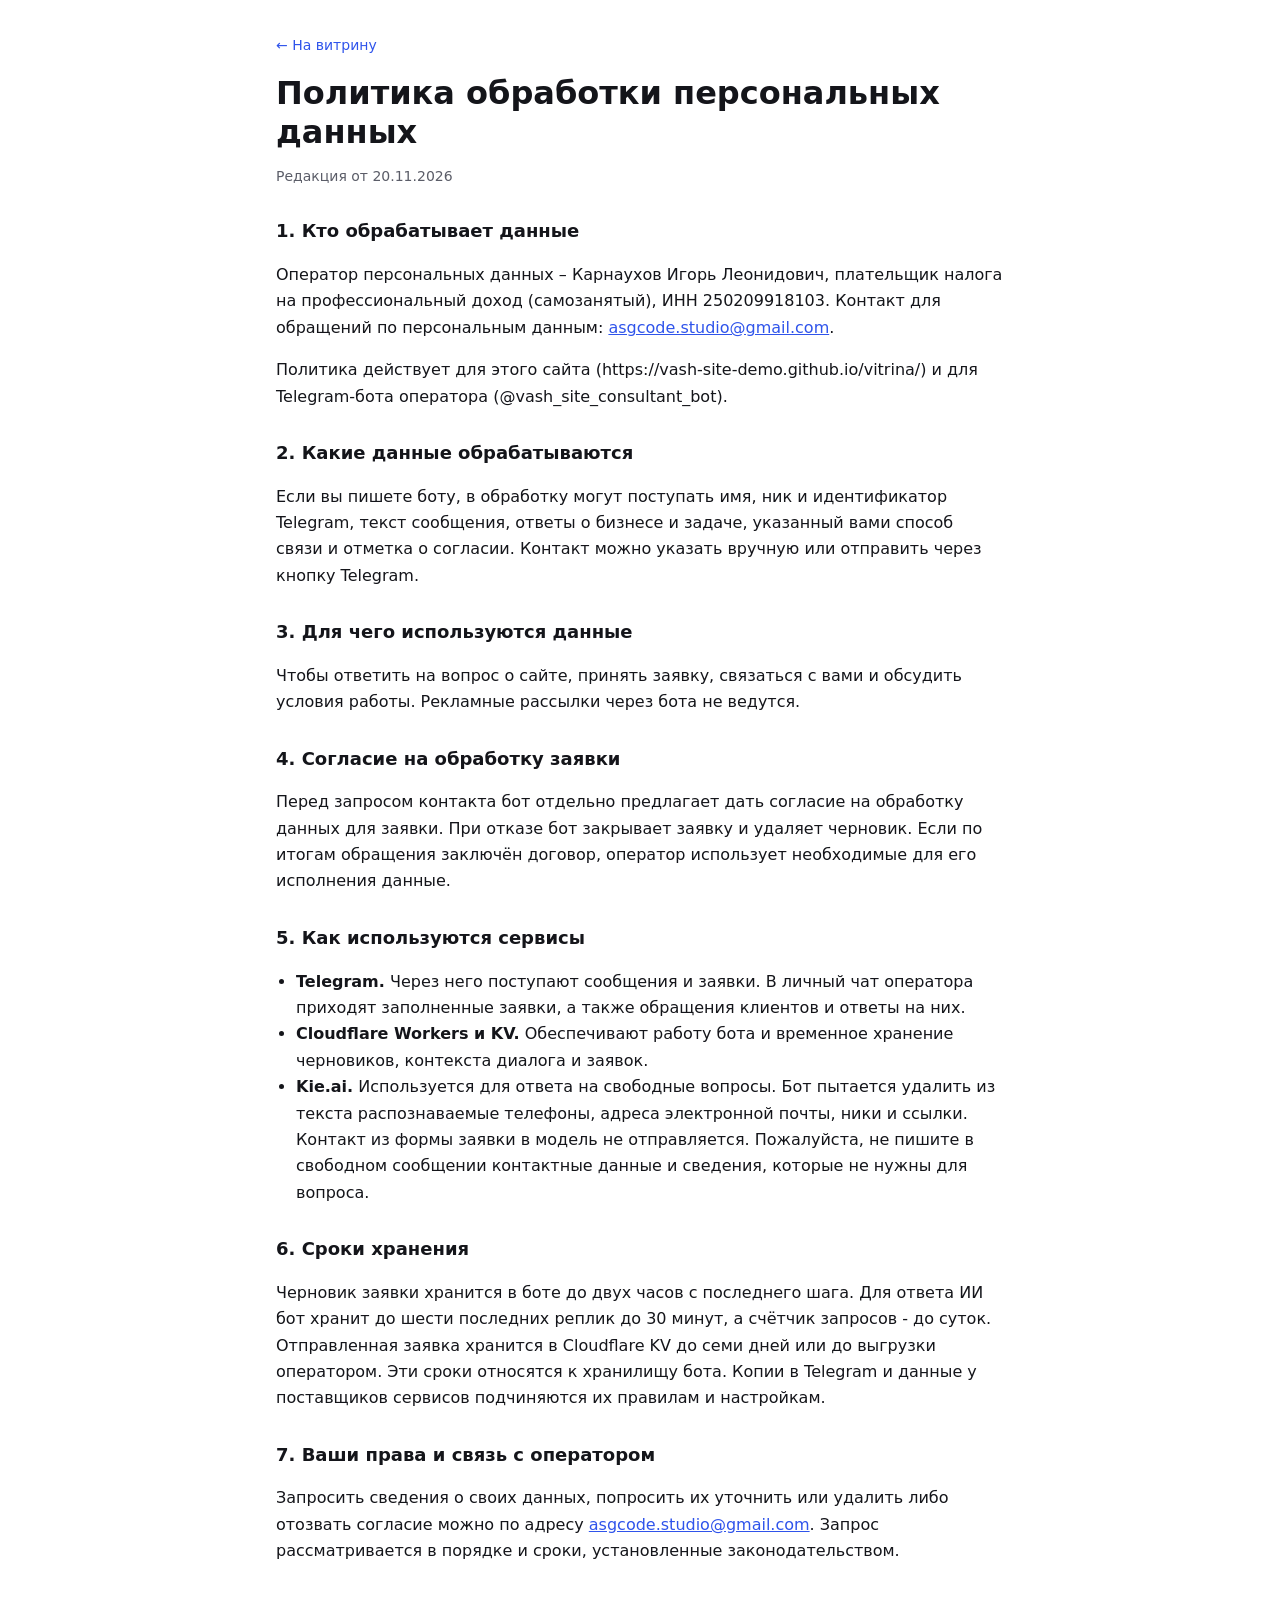
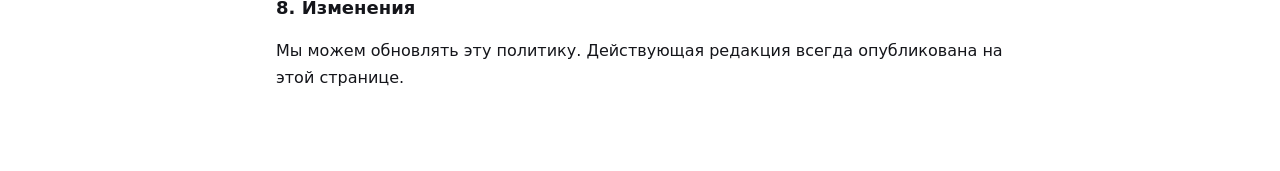
<file: politika.html>
<!doctype html>
<html lang="ru">
<head>
<meta charset="utf-8">
<meta name="viewport" content="width=device-width, initial-scale=1">
<title>Политика обработки персональных данных – Игорь Карнаухов</title>
<meta name="robots" content="noindex">
<style>
:root{--accent:#2F54EB; --ink:#14151A; --soft:#F1F3FA; --line:#E7E8EE; --ink-2:#5B5D68}
*{box-sizing:border-box}
body{margin:0;background:#fff;color:var(--ink);font:400 16px/1.65 system-ui,-apple-system,"Segoe UI",Arial,sans-serif}
main{max-width:760px;margin:0 auto;padding:32px 16px 64px}
a{color:var(--accent)}
h1{font-size:clamp(24px,4vw,32px);line-height:1.2;margin:16px 0 6px}
h2{font-size:18px;margin:28px 0 8px}
p,li{color:var(--ink)}
.muted{color:var(--ink-2);font-size:14px}
.back{font-size:14px;text-decoration:none}
ul{padding-left:20px}
</style>
</head>
<body>
<main>
<a class="back" href="./">← На витрину</a>
<h1>Политика обработки персональных данных</h1>
<p class="muted">Редакция от 20.11.2026</p>

<h2>1. Кто обрабатывает данные</h2>
<p>Оператор персональных данных – Карнаухов Игорь Леонидович, плательщик налога на профессиональный доход (самозанятый), ИНН 250209918103. Контакт для обращений по персональным данным: <a href="mailto:asgcode.studio@gmail.com">asgcode.studio@gmail.com</a>.</p>
<p>Политика действует для этого сайта (https://vash-site-demo.github.io/vitrina/) и для Telegram-бота оператора (@vash_site_consultant_bot).</p>

<h2>2. Какие данные обрабатываются</h2>
<p>Если вы пишете боту, в обработку могут поступать имя, ник и идентификатор Telegram, текст сообщения, ответы о бизнесе и задаче, указанный вами способ связи и отметка о согласии. Контакт можно указать вручную или отправить через кнопку Telegram.</p>

<h2>3. Для чего используются данные</h2>
<p>Чтобы ответить на вопрос о сайте, принять заявку, связаться с вами и обсудить условия работы. Рекламные рассылки через бота не ведутся.</p>

<h2>4. Согласие на обработку заявки</h2>
<p>Перед запросом контакта бот отдельно предлагает дать согласие на обработку данных для заявки. При отказе бот закрывает заявку и удаляет черновик. Если по итогам обращения заключён договор, оператор использует необходимые для его исполнения данные.</p>

<h2>5. Как используются сервисы</h2>
<ul>
<li><strong>Telegram.</strong> Через него поступают сообщения и заявки. В личный чат оператора приходят заполненные заявки, а также обращения клиентов и ответы на них.</li>
<li><strong>Cloudflare Workers и KV.</strong> Обеспечивают работу бота и временное хранение черновиков, контекста диалога и заявок.</li>
<li><strong>Kie.ai.</strong> Используется для ответа на свободные вопросы. Бот пытается удалить из текста распознаваемые телефоны, адреса электронной почты, ники и ссылки. Контакт из формы заявки в модель не отправляется. Пожалуйста, не пишите в свободном сообщении контактные данные и сведения, которые не нужны для вопроса.</li>
</ul>

<h2>6. Сроки хранения</h2>
<p>Черновик заявки хранится в боте до двух часов с последнего шага. Для ответа ИИ бот хранит до шести последних реплик до 30 минут, а счётчик запросов - до суток. Отправленная заявка хранится в Cloudflare KV до семи дней или до выгрузки оператором. Эти сроки относятся к хранилищу бота. Копии в Telegram и данные у поставщиков сервисов подчиняются их правилам и настройкам.</p>

<h2>7. Ваши права и связь с оператором</h2>
<p>Запросить сведения о своих данных, попросить их уточнить или удалить либо отозвать согласие можно по адресу <a href="mailto:asgcode.studio@gmail.com">asgcode.studio@gmail.com</a>. Запрос рассматривается в порядке и сроки, установленные законодательством.</p>

<h2>8. Изменения</h2>
<p>Мы можем обновлять эту политику. Действующая редакция всегда опубликована на этой странице.</p>
</main>
</body>
</html>
</file>
<file: assets/demos/liniya/assets/index-Bba2jISq.css>
@font-face{font-family:Manrope;src:url(./manrope-cyr-Dvxsihut.woff2) format("woff2");font-style:normal;font-weight:400 800;font-display:swap}:root{--p-navy:oklch(.34 .085 254);--p-blue:oklch(.42 .105 253);--p-red:oklch(.5 .19 27);--p-paper:oklch(.99 .004 240);--navy:var(--p-navy);--blue:var(--p-blue);--red:var(--p-red);--red-dark:oklch(.43 .17 27);--paper:var(--p-paper);--white:oklch(.995 .003 240);--ink:oklch(.25 .025 250);--ink-soft:oklch(.46 .025 250);--pale:oklch(.965 .012 245);--line:oklch(.89 .015 245);--shadow:0 20px 60px oklch(.25 .06 250 / .16);--radius:14px}*{box-sizing:border-box;margin:0;padding:0}html{scroll-behavior:smooth;scroll-padding-top:90px}body{font-family:Manrope,Arial,sans-serif;font-size:16px;line-height:1.65;color:var(--ink);background:var(--paper);-webkit-font-smoothing:antialiased;overflow-x:hidden}body.menu-open,body.dialog-open{overflow:hidden}button,input,select,textarea{font:inherit}button,a{-webkit-tap-highlight-color:transparent}button{cursor:pointer}a{color:inherit;text-decoration:none}img{display:block;max-width:100%}svg{width:20px;height:20px;stroke-width:1.8}[hidden]{display:none!important}:focus-visible{outline:3px solid oklch(.66 .16 65);outline-offset:4px}::selection{background:#bce0ff;background:oklch(.89 .06 245);color:var(--navy)}.container{width:100%;max-width:1380px;margin:0 auto;padding-inline:20px}.section{padding:72px 0}h1,h2,h3{line-height:1.12;text-wrap:balance}h2{font-size:clamp(32px,5vw,48px);font-weight:700;letter-spacing:-.045em}h3{font-size:20px;line-height:1.28;letter-spacing:-.025em}.skip-link{position:fixed;left:16px;top:12px;z-index:120;padding:12px 18px;background:var(--white);border-radius:8px;transform:translateY(-160%)}.skip-link:focus{transform:translateY(0)}.site-header{position:fixed;inset:0 0 auto;z-index:40;background:#fcfefff7;border-bottom:1px solid var(--line);-webkit-backdrop-filter:blur(14px);backdrop-filter:blur(14px);transition:box-shadow .2s}.site-header.scrolled{box-shadow:0 8px 30px #12233417}.header-inner{height:72px;display:flex;align-items:center;gap:16px}.brand{display:inline-flex;align-items:center;gap:10px;flex-shrink:0;min-height:48px}.brand-mark{width:40px;height:40px;display:grid;place-items:center;border-radius:10px;background:var(--navy);color:var(--white)}.brand-mark svg{width:20px}.brand>span:last-child{display:flex;flex-direction:column;line-height:1.05}.brand strong{font-size:17px;letter-spacing:.16em;color:var(--navy)}.brand small{font-size:9px;letter-spacing:.06em;margin-top:5px;color:var(--ink-soft)}.desktop-nav{display:none}.header-action{display:none!important}.icon-button{width:46px;height:46px;display:grid;place-items:center;border:0;border-radius:50%;background:transparent;color:inherit}.menu-toggle{margin-left:auto;border:1px solid var(--line);color:var(--navy)}.mobile-menu{position:absolute;top:72px;left:0;right:0;padding:12px 20px 24px;background:var(--paper);border-bottom:1px solid var(--line);box-shadow:var(--shadow)}.mobile-menu a{display:flex;align-items:center;min-height:50px;border-bottom:1px solid var(--line);font-weight:700}.mobile-menu a:last-child{border:0;color:var(--red)}.button{display:inline-flex;align-items:center;justify-content:center;gap:10px;min-height:50px;padding:13px 22px;border:1px solid transparent;border-radius:7px;font-size:14px;font-weight:800;line-height:1.3;cursor:pointer;transition:transform .18s,background .18s,color .18s,border-color .18s}.button:hover{transform:translateY(-2px)}.button:active{transform:translateY(0)}.button svg{width:18px}.button-primary,.button-dark{background:var(--red);color:var(--white)}.button-primary:hover,.button-dark:hover{background:var(--red-dark)}.button-hero{background:var(--red);color:var(--white)}.button-hero:hover{background:var(--red-dark)}.button-light{background:var(--white);color:var(--navy)}.button-light:hover{background:var(--pale)}.button-small{min-height:44px;padding:10px 18px;font-size:13px}.button-wide{width:100%}.text-link{display:inline-flex;align-items:center;justify-content:center;gap:8px;min-height:48px;padding:8px 0;border:0;border-bottom:1px solid currentColor;background:transparent;color:var(--blue);font-weight:800;font-size:14px;cursor:pointer}.text-link svg{width:17px}.hero{position:relative;padding:98px 0 0;background:var(--paper);overflow:hidden}.hero-media{position:relative;height:310px;overflow:hidden;background:#d3e4f1}.hero-media:after{content:"";position:absolute;top:0;right:0;bottom:0;left:0;background:linear-gradient(180deg,transparent 65%,oklch(.99 .004 240 / .35));pointer-events:none}.hero-photo{width:100%;height:100%;object-fit:cover;object-position:66% center}.hero-grid{position:relative;z-index:1;display:grid;gap:28px}.hero-copy{padding-top:12px}.demo-label,.section-kicker{font-size:11px;font-weight:800;letter-spacing:.12em;text-transform:uppercase;color:var(--blue)}.demo-label{margin-bottom:16px}.hero h1{max-width:720px;font-size:clamp(35px,9vw,52px);font-weight:700;letter-spacing:-.052em;line-height:1.08;color:var(--navy)}.hero-title-line{display:block}.hero-title-accent{margin-top:8px;color:var(--red)}.hero-lead{max-width:600px;margin-top:20px;color:var(--ink-soft);font-size:16px;line-height:1.7}.hero-actions{display:flex;flex-direction:column;align-items:stretch;gap:14px;margin-top:24px}.discount-link{display:flex;align-items:center;justify-content:center;gap:10px;min-height:52px;padding:10px 12px;border:1px solid oklch(.72 .09 27);border-radius:7px;background:var(--white);color:var(--red);font-size:12px;transition:background .18s,transform .18s}.discount-link:hover{background:#ffedea;background:oklch(.96 .025 27);transform:translateY(-2px)}.discount-link strong{font-size:14px}.action-note{max-width:570px;margin-top:14px;font-size:11px;line-height:1.6;color:var(--ink-soft)}.hero-bottom{display:none}.quick-card{padding:28px 24px;border-radius:10px;background:var(--navy);color:var(--white);box-shadow:var(--shadow)}.quick-overline{font-size:10px;font-weight:800;letter-spacing:.13em;text-transform:uppercase;color:#c4e3f9}.quick-card h2{margin:7px 0 10px;font-size:31px;letter-spacing:-.03em}.quick-card>p:not(.quick-overline){font-size:13px;line-height:1.65;color:#e4f0fa}.quick-card form{margin-top:22px}.quick-field{display:block;margin-bottom:14px}.quick-field>span{display:block;margin-bottom:6px;font-size:11px;font-weight:700;color:var(--white)}.quick-field input{width:100%;min-height:48px;padding:11px 13px;border:1px solid oklch(1 0 0 / .35);border-radius:6px;background:var(--white);color:var(--ink);font-size:14px;outline:none;transition:box-shadow .18s,border-color .18s}.quick-field input:focus{border-color:#7fb5dc;box-shadow:0 0 0 3px #7fb5dc40}.quick-consent{display:flex;align-items:flex-start;gap:9px;margin:3px 0 16px;font-size:10px;line-height:1.5;color:var(--white);cursor:pointer}.quick-consent input{flex:0 0 18px;width:18px;height:18px;margin-top:1px;accent-color:var(--red)}.quick-error{padding:10px 12px;margin-bottom:14px;border-radius:6px;background:var(--white);color:var(--red-dark);font-size:12px}.quick-card>small{display:block;margin-top:14px;font-size:9px;line-height:1.5;text-align:center;color:#e1edf6}.quick-success{margin-top:24px;padding:20px 0 6px;border-top:1px solid oklch(1 0 0 / .22)}.quick-success>svg{width:32px;height:32px;margin-bottom:12px;color:var(--white)}.quick-success strong{display:block;font-size:18px}.quick-success p{margin-top:7px;font-size:12px;color:var(--white)}.quick-edit{min-height:44px;margin-top:12px;padding:6px 0;border:0;border-bottom:1px solid currentColor;background:transparent;color:var(--white);font-size:12px;font-weight:700}.section-heading{display:grid;gap:18px;margin-bottom:36px}.section-heading h2{margin-top:10px}.section-heading>p{max-width:520px;color:var(--ink-soft);font-size:15px;line-height:1.75}.services-section{background:var(--paper)}.services-grid{display:grid;gap:14px}.service-card{display:flex;flex-direction:column;min-height:290px;padding:24px;border:1px solid var(--line);border-radius:var(--radius);background:var(--white);transition:transform .2s,border-color .2s,box-shadow .2s}.service-card:hover{transform:translateY(-4px);border-color:#6c96c2;box-shadow:0 16px 40px #06233d1a}.service-icon{display:grid;place-items:center;width:48px;height:48px;margin-bottom:24px;border-radius:50%;background:var(--pale);color:var(--blue)}.service-card h3{margin-bottom:10px;color:var(--navy)}.service-card>p{font-size:13px;line-height:1.7;color:var(--ink-soft)}.service-bottom{display:flex;align-items:center;justify-content:space-between;gap:12px;margin-top:auto;padding-top:18px}.service-bottom>span{font-size:12px;font-weight:700;color:var(--ink)}.service-link{display:grid;place-items:center;flex:0 0 44px;width:44px;height:44px;border:1px solid var(--line);border-radius:50%;background:transparent;color:var(--red);transition:background .18s,color .18s}.service-link:hover{background:var(--red);color:var(--white)}.section-footnote{margin-top:18px;font-size:10px;color:var(--ink-soft)}.scenarios-section{background:var(--pale)}.scenario-shell{overflow:hidden;border-radius:var(--radius);background:var(--navy);color:var(--white);box-shadow:var(--shadow)}.scenario-tabs{display:grid;border-bottom:1px solid oklch(1 0 0 / .18)}.scenario-tab{position:relative;display:grid;grid-template-columns:30px 1fr;column-gap:8px;min-height:90px;padding:18px;border:0;border-bottom:1px solid oklch(1 0 0 / .15);background:transparent;color:var(--white);text-align:left;transition:background .2s,color .2s}.scenario-tab:last-child{border-bottom:0}.scenario-tab>span{grid-row:1 / 3;font-size:10px;font-weight:800;color:#b4defc}.scenario-tab>strong{font-size:14px;line-height:1.35}.scenario-tab>small{margin-top:4px;font-size:10px;line-height:1.4;color:var(--white)}.scenario-tab:hover{background:#ffffff0f}.scenario-tab[aria-selected=true]{background:var(--white);color:var(--navy)}.scenario-tab[aria-selected=true]>span,.scenario-tab[aria-selected=true]>small{color:var(--navy)}.scenario-panel{display:grid;gap:26px;padding:28px 22px;outline-offset:-4px}.scenario-overline,.scenario-label,.scenario-total>span{font-size:10px;font-weight:800;letter-spacing:.1em;text-transform:uppercase;color:#bee4ff}.scenario-panel-copy h3{max-width:460px;margin:12px 0;font-size:24px;line-height:1.22}.scenario-panel-copy>p:last-child{max-width:520px;font-size:13px;line-height:1.7;color:var(--white)}.scenario-features{list-style:none;display:grid;gap:12px;margin-top:14px}.scenario-features li{display:flex;align-items:flex-start;gap:10px;font-size:12px;line-height:1.55;color:var(--white)}.scenario-features svg{flex:0 0 17px;width:17px;height:17px;margin-top:2px}.scenario-total{display:flex;flex-direction:column;justify-content:flex-end;padding-top:22px;border-top:1px solid oklch(1 0 0 / .2)}.scenario-total strong{margin:9px 0 7px;font-size:32px;font-weight:600;line-height:1.1}.scenario-total small{font-size:10px;line-height:1.5;color:var(--white)}.installment-note{display:grid;gap:16px;margin-top:24px;padding:24px 0;border-top:1px solid var(--line);border-bottom:1px solid var(--line)}.installment-note>svg{width:28px;height:28px;color:var(--red)}.installment-note strong{font-size:15px}.installment-note p{max-width:760px;margin-top:6px;font-size:12px;line-height:1.65;color:var(--ink-soft)}.installment-note .text-link{justify-self:start}.doctors-section{background:var(--paper)}.doctors-grid{display:grid;gap:14px}.doctor-card{padding:26px;border:1px solid var(--line);border-radius:var(--radius);background:var(--white)}.doctor-card>span{display:grid;place-items:center;width:52px;height:52px;margin-bottom:34px;border-radius:50%;background:var(--pale);color:var(--blue)}.doctor-card>p{font-size:10px;text-transform:uppercase;letter-spacing:.1em;color:var(--ink-soft)}.doctor-card h3{margin:8px 0 16px;color:var(--navy)}.doctor-card small{font-size:10px;color:var(--ink-soft)}.reviews-placeholder{display:grid;gap:18px;margin-top:28px;padding:26px;border-radius:var(--radius);background:var(--navy);color:var(--white)}.reviews-placeholder>svg{width:30px;height:30px}.reviews-placeholder h3{margin-bottom:8px}.reviews-placeholder p{max-width:720px;font-size:13px;color:var(--white)}.reviews-placeholder>span{font-size:10px;color:var(--white);text-transform:uppercase;letter-spacing:.08em}.about-section{background:var(--pale)}.about-grid{display:grid;gap:34px}.about-photo{position:relative;min-height:310px;overflow:hidden;border-radius:var(--radius);background:var(--line)}.about-photo img{position:absolute;width:100%;height:100%;object-fit:cover}.about-photo>span{position:absolute;left:14px;bottom:14px;padding:6px 9px;border-radius:5px;background:#122334db;color:var(--white);font-size:9px}.about-copy h2{margin:12px 0 20px}.about-copy>p:not(.section-kicker){color:var(--ink-soft);font-size:15px;line-height:1.75}.about-copy .text-link{margin-top:18px}.advantages-grid{display:grid;gap:0;margin-top:48px;border-top:1px solid var(--line)}.advantages-grid article{padding:24px 0;border-bottom:1px solid var(--line)}.advantages-grid svg{width:26px;height:26px;margin-bottom:16px;color:var(--blue)}.advantages-grid h3{margin-bottom:8px;font-size:17px;color:var(--navy)}.advantages-grid p{font-size:13px;line-height:1.65;color:var(--ink-soft)}.gallery-section{background:var(--paper)}.gallery-grid{display:grid;gap:16px}.gallery-grid figure{position:relative;min-height:260px;overflow:hidden;border-radius:var(--radius);background:var(--pale)}.gallery-grid img{position:absolute;width:100%;height:100%;object-fit:cover}.gallery-grid figcaption{position:absolute;left:14px;right:14px;bottom:14px;padding:10px 12px;border-radius:6px;background:#122334db;color:var(--white);font-size:11px;-webkit-backdrop-filter:blur(8px);backdrop-filter:blur(8px)}.faq-section{background:var(--pale)}.faq-grid{display:grid;gap:32px}.faq-grid h2{margin-top:10px}.faq-intro{max-width:360px;margin-top:18px;color:var(--ink-soft);font-size:14px}.faq-list details{border-top:1px solid var(--line)}.faq-list details:last-child{border-bottom:1px solid var(--line)}.faq-list summary{display:flex;align-items:center;justify-content:space-between;gap:16px;min-height:68px;padding:17px 0;cursor:pointer;list-style:none;font-weight:800;font-size:14px}.faq-list summary::-webkit-details-marker{display:none}.faq-list summary svg{flex:0 0 20px;transition:transform .2s}.faq-list details[open] summary svg{transform:rotate(45deg)}.faq-list details p{max-width:700px;padding:0 0 22px;color:var(--ink-soft);font-size:13px;line-height:1.75}.booking-section{background:var(--navy);color:var(--white)}.booking-grid{display:grid;gap:34px}.booking-copy .section-kicker{color:#bee4ff}.booking-copy h2{margin:12px 0 20px}.booking-copy>p:not(.section-kicker){max-width:500px;color:var(--white);line-height:1.75}.contact-lines{display:grid;gap:12px;margin-top:24px}.contact-lines span{display:flex;align-items:flex-start;gap:10px;font-size:12px;color:var(--white)}.contact-lines svg{flex:0 0 18px;width:18px;margin-top:2px}.booking-note{display:flex;align-items:flex-start;gap:12px;margin-top:24px;padding-top:20px;border-top:1px solid oklch(1 0 0 / .25);font-size:12px;color:var(--white)}.booking-note svg{flex:0 0 20px;margin-top:2px}.booking-form-wrap{padding:24px 20px;border-radius:var(--radius);background:var(--white);color:var(--ink);box-shadow:var(--shadow)}.form-row{display:grid;gap:0}.field{display:block;margin-bottom:16px}.field>span{display:block;margin-bottom:6px;font-size:12px;font-weight:800}.field small{font-weight:500;color:var(--ink-soft)}.field input,.field select,.field textarea{width:100%;min-height:48px;padding:11px 13px;border:1px solid var(--line);border-radius:6px;background:var(--paper);color:var(--ink);font-size:14px;outline:none;transition:border-color .18s,box-shadow .18s}.field textarea{resize:vertical;min-height:88px}.field input:focus,.field select:focus,.field textarea:focus{border-color:var(--blue);box-shadow:0 0 0 3px #5584b429}.field input::placeholder,.field textarea::placeholder{color:#616d7a}.consent{display:flex;align-items:flex-start;gap:10px;margin:4px 0 16px;cursor:pointer;color:var(--ink-soft);font-size:11px;line-height:1.55}.consent input{flex:0 0 18px;width:18px;height:18px;margin-top:1px;accent-color:var(--red)}.form-error{padding:11px 13px;margin-bottom:14px;border-radius:6px;background:#ffe8e5;background:oklch(.95 .035 27);color:var(--red-dark);font-size:12px}.success-icon{display:grid;place-items:center;width:48px;height:48px;margin-bottom:16px;border-radius:50%;background:var(--pale);color:var(--navy)}.booking-success h3{font-size:25px}.booking-success>p{margin:10px 0 18px;color:var(--ink-soft);font-size:13px}.booking-success textarea{width:100%;padding:13px;border:1px solid var(--line);border-radius:6px;background:var(--paper);resize:vertical;font-size:13px;line-height:1.65;color:var(--ink)}.success-actions{display:flex;flex-direction:column;align-items:stretch;gap:10px;margin-top:14px}.site-footer{padding:44px 0 88px;background:#0a223d;color:var(--white)}.footer-top{display:grid;gap:26px;align-items:start}.footer-brand .brand-mark{background:var(--white);color:var(--navy)}.footer-brand strong,.footer-brand small{color:var(--white)}.footer-contact{display:flex;flex-direction:column;gap:4px}.footer-contact strong{font-size:14px}.footer-contact span{font-size:11px;color:var(--white)}.footer-bottom{display:flex;flex-direction:column;gap:16px;margin-top:32px;padding-top:22px;border-top:1px solid oklch(1 0 0 / .2)}.footer-bottom p{max-width:780px;font-size:10px;line-height:1.7;color:var(--white)}.footer-bottom a{display:inline-flex;align-items:center;gap:6px;min-height:44px;font-size:11px;color:var(--white)}.footer-bottom a svg{width:15px}.mobile-booking{position:fixed;z-index:30;left:16px;right:16px;bottom:calc(12px + env(safe-area-inset-bottom));box-shadow:0 10px 30px #00172e4d;box-shadow:0 10px 30px oklch(.2 .06 250 / .3)}.toast{position:fixed;inset:auto auto calc(24px + env(safe-area-inset-bottom)) 50%;transform:translate(-50%);z-index:100;max-width:calc(100% - 32px);margin:0;padding:12px 20px;border:0;border-radius:8px;background:var(--navy);color:var(--white);box-shadow:var(--shadow);font-size:13px;white-space:nowrap}.discount-dialog{width:min(900px,calc(100% - 32px));max-height:calc(100dvh - 32px);margin:auto;padding:0;border:0;border-radius:16px;background:var(--paper);color:var(--ink);box-shadow:0 30px 100px #00122673;overflow:auto;opacity:1;transform:translateY(0) scale(1);transition:opacity .22s ease-out,transform .22s ease-out}.discount-dialog::backdrop{background:#03172cc2;-webkit-backdrop-filter:blur(8px);backdrop-filter:blur(8px)}@starting-style{.discount-dialog[open]{opacity:0;transform:translateY(16px) scale(.95)}}.discount-dialog-grid{display:grid}.discount-dialog-copy{display:flex;flex-direction:column;align-items:flex-start;padding:28px 24px}.discount-dialog-copy h2{margin:12px 0 16px;font-size:36px}.discount-dialog-copy>p:not(.section-kicker){font-size:13px;line-height:1.7;color:var(--ink-soft)}.discount-dialog-copy .button{margin-top:22px}.discount-dialog-copy>small{display:block;margin-top:16px;font-size:10px;line-height:1.6;color:var(--ink-soft)}.discount-dialog-photo{position:relative;order:-1;min-height:210px;overflow:hidden;background:var(--pale)}.discount-dialog-photo img{position:absolute;width:100%;height:100%;object-fit:cover;object-position:52% center}.discount-dialog-photo>span{position:absolute;left:20px;bottom:18px;font-size:48px;font-weight:700;line-height:1;color:var(--red)}.discount-close{position:absolute;z-index:4;top:12px;right:12px;background:var(--white);color:var(--navy);box-shadow:0 8px 24px #03172c2e;transition:transform .18s,background .18s}.discount-close:hover{transform:rotate(5deg);background:var(--pale)}@keyframes hero-enter{0%{opacity:0;transform:translateY(16px) scale(.98)}to{opacity:1;transform:translateY(0) scale(1)}}@keyframes hero-photo-enter{0%{opacity:.7;transform:scale(1.035)}to{opacity:1;transform:scale(1)}}@media(prefers-reduced-motion:no-preference){.hero-enter{animation:hero-enter .28s ease-out both}.hero-title-line:nth-child(1){animation-delay:.06s}.hero-title-line:nth-child(2){animation-delay:.11s}.hero-copy>.hero-lead{animation-delay:.16s}.hero-copy>.hero-actions{animation-delay:.21s}.hero-copy>.action-note{animation-delay:.24s}.quick-card{animation-delay:.13s}.hero-photo{animation:hero-photo-enter .55s ease-out both}}@media(min-width:560px){.container{padding-inline:28px}.hero-actions{flex-direction:row;align-items:center}.discount-link{padding-inline:16px}.services-grid,.doctors-grid{grid-template-columns:repeat(2,minmax(0,1fr))}.form-row{grid-template-columns:1fr 1fr;gap:12px}.success-actions{flex-direction:row;align-items:center}.advantages-grid{grid-template-columns:repeat(2,1fr);column-gap:28px}.gallery-grid{grid-template-columns:1fr 1fr}}@media(min-width:800px){.container{padding-inline:36px}.section{padding:92px 0}.header-inner{height:82px}.header-action{display:inline-flex!important;margin-left:auto}.menu-toggle{display:none}.mobile-menu{display:none!important}.hero{padding:82px 0 0;min-height:720px}.hero-media{position:absolute;top:82px;right:0;bottom:0;left:0;height:auto}.hero-media:after{background:linear-gradient(90deg,var(--paper) 0%,oklch(.99 .004 240 / .98) 27%,oklch(.99 .004 240 / .75) 45%,transparent 70%)}.hero-photo{object-position:center}.hero-grid{grid-template-columns:minmax(0,1fr) 290px;align-items:center;gap:30px;min-height:565px;padding-block:46px}.hero-copy{padding:0}.hero h1{font-size:clamp(38px,5vw,52px);max-width:640px}.hero-lead{max-width:530px}.quick-card{padding:26px 22px}.hero-bottom{position:relative;z-index:2;display:flex;justify-content:space-between;gap:16px;padding-block:18px;border-top:1px solid var(--line);font-size:10px;font-weight:800;text-transform:uppercase;letter-spacing:.06em;color:var(--navy)}.hero-bottom span{display:flex;align-items:center;gap:8px}.hero-bottom svg{width:17px}.section-heading{grid-template-columns:1.25fr .75fr;align-items:end;margin-bottom:42px}.scenario-tabs{grid-template-columns:repeat(3,1fr)}.scenario-tab{border-bottom:0;border-right:1px solid oklch(1 0 0 / .15)}.scenario-tab:last-child{border-right:0}.scenario-panel{grid-template-columns:1.15fr .85fr;padding:36px 30px}.scenario-total{grid-column:1 / -1}.installment-note{grid-template-columns:32px 1fr;align-items:start}.doctors-grid{grid-template-columns:repeat(3,minmax(0,1fr))}.reviews-placeholder{grid-template-columns:40px 1fr;align-items:start}.reviews-placeholder>span{grid-column:2}.about-grid{grid-template-columns:1fr 1fr;align-items:center;gap:54px}.about-photo{min-height:430px}.advantages-grid{grid-template-columns:repeat(3,1fr);column-gap:32px;margin-top:60px}.gallery-grid figure{min-height:360px}.faq-grid{grid-template-columns:.75fr 1.25fr;gap:60px}.booking-grid{grid-template-columns:.85fr 1.15fr;align-items:start;gap:52px}.booking-form-wrap{padding:30px}.footer-top{grid-template-columns:1fr 1fr auto;align-items:center}.footer-bottom{flex-direction:row;justify-content:space-between;align-items:center}.mobile-booking{display:none}.site-footer{padding-bottom:40px}.discount-dialog-grid{grid-template-columns:1.05fr .95fr;min-height:470px}.discount-dialog-copy{justify-content:center;padding:42px 34px}.discount-dialog-photo{order:0;min-height:470px}}@media(min-width:1080px){.desktop-nav{display:flex;align-items:center;gap:26px;margin-left:auto}.desktop-nav a{position:relative;display:flex;align-items:center;min-height:44px;font-size:12px;font-weight:700;color:var(--navy)}.desktop-nav a:after{content:"";position:absolute;left:0;right:100%;bottom:4px;height:1px;background:var(--red);transition:right .2s}.desktop-nav a:hover:after{right:0}.header-action{margin-left:6px}.hero-grid{grid-template-columns:minmax(0,1fr) 320px;gap:48px;min-height:590px}.hero h1{font-size:50px;max-width:700px}.scenario-panel{grid-template-columns:1.1fr 1fr .65fr;gap:34px;padding:40px 36px}.scenario-total{grid-column:auto;padding:0 0 0 28px;border-top:0;border-left:1px solid oklch(1 0 0 / .2)}.installment-note{grid-template-columns:32px 1fr auto;align-items:center}.services-grid{grid-template-columns:repeat(3,minmax(0,1fr));gap:20px}.service-card{padding:28px}.reviews-placeholder{grid-template-columns:40px 1fr auto;align-items:center;padding:30px}.reviews-placeholder>span{grid-column:auto}}@media(min-width:1280px){.container{padding-inline:48px}.hero-grid{grid-template-columns:minmax(0,1fr) 330px;gap:72px}.hero h1{font-size:52px}}.hero{padding-top:100px;background:var(--paper)}.hero-grid{gap:28px}.hero-copy{padding-top:0}.hero-media{position:relative;inset:auto;height:360px;border-radius:24px 24px 76px;background:var(--pale);box-shadow:0 22px 50px #06233d1f}.hero-media:after{display:none}.hero-photo{object-position:64% center}.hero-media>span{position:absolute;right:14px;bottom:14px;padding:7px 10px;border-radius:6px;background:#06233dd1;color:var(--white);font-size:9px}.quick-card{border-radius:18px 18px 54px}.smile-section{background:var(--white)}.smile-grid{display:grid;gap:32px;align-items:center}.smile-compare{position:relative;aspect-ratio:3/2;overflow:hidden;border-radius:28px 8px;background:var(--pale);box-shadow:0 18px 44px #06233d1f}.smile-compare>img{position:absolute;top:0;right:0;bottom:0;left:0;width:100%;height:100%;object-fit:cover;object-position:center 42%}.smile-before{clip-path:inset(0 calc(100% - var(--position)) 0 0);filter:sepia(.28) saturate(.72) brightness(.88)}.smile-label{position:absolute;z-index:2;top:16px;padding:6px 12px;border-radius:5px;background:var(--navy);color:var(--white);font-size:11px;font-weight:800;text-transform:uppercase;letter-spacing:.08em;pointer-events:none}.smile-label-before{left:16px}.smile-label-after{right:16px;background:var(--red)}.smile-divider{position:absolute;z-index:2;top:0;bottom:0;left:var(--position);width:2px;background:var(--white);transform:translate(-1px);pointer-events:none}.smile-divider>svg{position:absolute;top:50%;left:50%;width:46px;height:46px;padding:11px;border-radius:50%;background:var(--white);color:var(--navy);box-shadow:0 8px 24px #00172e38;box-shadow:0 8px 24px oklch(.2 .06 250 / .22);transform:translate(-50%,-50%)}#smile-range{position:absolute;z-index:3;top:0;right:0;bottom:0;left:0;width:100%;height:100%;margin:0;opacity:0;cursor:ew-resize}.smile-compare:has(#smile-range:focus-visible){outline:3px solid oklch(.66 .16 65);outline-offset:5px}.smile-copy h2{margin:12px 0 20px}.smile-copy>p:not(.section-kicker){color:var(--ink-soft);font-size:16px;line-height:1.75}.smile-copy .button{margin-top:24px}.smile-copy>small{display:block;margin-top:18px;font-size:11px;line-height:1.6;color:var(--ink-soft)}.equipment-section{background:var(--navy);color:var(--white)}.equipment-grid{display:grid;gap:34px;align-items:center}.equipment-copy .section-kicker{color:#bee4ff}.equipment-copy h2{margin:12px 0 20px}.equipment-copy>p:not(.section-kicker){color:var(--white);font-size:16px;line-height:1.75}.equipment-copy ul{display:grid;gap:18px;margin-top:28px;list-style:none}.equipment-copy li{display:flex;align-items:flex-start;gap:14px}.equipment-copy li>svg{flex:0 0 24px;width:24px;height:24px;margin-top:2px;color:var(--white)}.equipment-copy li span{font-size:13px;line-height:1.6;color:var(--white)}.equipment-copy li strong{display:block;font-size:15px}.equipment-copy>small{display:block;margin-top:26px;font-size:10px;line-height:1.6;color:var(--white)}.equipment-photo{position:relative;min-height:320px;overflow:hidden;border-radius:72px 16px 16px;background:var(--blue)}.equipment-photo>img{position:absolute;width:100%;height:100%;object-fit:cover}.equipment-photo>span{position:absolute;left:16px;right:16px;bottom:16px;display:flex;align-items:center;gap:9px;padding:12px 14px;border-radius:7px;background:var(--white);color:var(--navy);font-size:12px;font-weight:800}.doctors-section{background:var(--white)}.doctor-card{border-radius:8px 26px}@media(min-width:800px){.hero{padding-top:82px;min-height:0}.hero-grid{grid-template-columns:minmax(0,1fr) minmax(320px,.85fr);gap:34px;min-height:0;padding-block:56px 0}.hero h1{font-size:clamp(38px,4.5vw,52px)}.hero-media{height:440px;border-radius:32px 32px 110px}.hero-photo{object-position:62% center}.quick-card{grid-column:1/-1;display:grid;grid-template-columns:.65fr 1.35fr;gap:24px 40px;padding:28px 32px;align-items:center}.quick-intro{grid-column:1;grid-row:1}.quick-card form{grid-column:2;grid-row:1/3;display:grid;grid-template-columns:1fr 1fr auto;gap:12px;margin:0;align-items:end}.quick-field{margin:0}.quick-consent{grid-column:1/3;margin:0;align-items:center}.quick-error{grid-column:1/-1;margin:0}.quick-card form>.button{grid-column:3;grid-row:2;white-space:nowrap}.quick-success{grid-column:2;grid-row:1/3;margin:0;padding:0;border:0}.quick-card>small{grid-column:1;margin:0;text-align:left}.smile-grid{grid-template-columns:1.15fr .85fr;gap:54px}.equipment-grid{grid-template-columns:.85fr 1.15fr;gap:56px}.equipment-photo{min-height:480px}.services-grid{grid-template-columns:repeat(2,minmax(0,1fr));gap:20px}.service-card{min-height:250px;border-radius:8px 28px}}@media(min-width:1080px){.hero-grid{grid-template-columns:minmax(0,1.05fr) minmax(390px,.95fr);gap:64px}.hero h1{font-size:50px}.hero-media{height:480px}.quick-card{grid-template-columns:.55fr 1.45fr}}@media(min-width:1280px){.hero-grid{grid-template-columns:minmax(0,1.05fr) minmax(440px,.95fr)}.hero h1{font-size:52px}}@media(prefers-reduced-motion:reduce){html{scroll-behavior:auto}*,*:before,*:after{animation-duration:.01ms!important;animation-iteration-count:1!important;transition-duration:.01ms!important;scroll-behavior:auto!important}}
</file>
<file: assets/demos/severny-karkas/assets/fonts/fonts.css>
/* Локальные шрифты сайта: Geologica и IBM Plex Sans (лицензия SIL OFL 1.1). Интернет не нужен. */
/* cyrillic-ext */
@font-face {
  font-family: 'Geologica';
  font-style: normal;
  font-weight: 600;
  font-display: swap;
  src: url("geologica-cyrillic-ext-600.woff2") format('woff2');
  unicode-range: U+0460-052F, U+1C80-1C8A, U+20B4, U+2DE0-2DFF, U+A640-A69F, U+FE2E-FE2F;
}
/* cyrillic */
@font-face {
  font-family: 'Geologica';
  font-style: normal;
  font-weight: 600;
  font-display: swap;
  src: url("geologica-cyrillic-600.woff2") format('woff2');
  unicode-range: U+0301, U+0400-045F, U+0490-0491, U+04B0-04B1, U+2116;
}
/* latin-ext */
@font-face {
  font-family: 'Geologica';
  font-style: normal;
  font-weight: 600;
  font-display: swap;
  src: url("geologica-latin-ext-600.woff2") format('woff2');
  unicode-range: U+0100-02BA, U+02BD-02C5, U+02C7-02CC, U+02CE-02D7, U+02DD-02FF, U+0304, U+0308, U+0329, U+1D00-1DBF, U+1E00-1E9F, U+1EF2-1EFF, U+2020, U+20A0-20AB, U+20AD-20C4, U+2113, U+2C60-2C7F, U+A720-A7FF;
}
/* latin */
@font-face {
  font-family: 'Geologica';
  font-style: normal;
  font-weight: 600;
  font-display: swap;
  src: url("geologica-latin-600.woff2") format('woff2');
  unicode-range: U+0000-00FF, U+0131, U+0152-0153, U+02BB-02BC, U+02C6, U+02DA, U+02DC, U+0304, U+0308, U+0329, U+2000-206F, U+20AC, U+2122, U+2191, U+2193, U+2212, U+2215, U+FEFF, U+FFFD;
}
/* cyrillic-ext */
@font-face {
  font-family: 'Geologica';
  font-style: normal;
  font-weight: 700;
  font-display: swap;
  src: url("geologica-cyrillic-ext-600.woff2") format('woff2');
  unicode-range: U+0460-052F, U+1C80-1C8A, U+20B4, U+2DE0-2DFF, U+A640-A69F, U+FE2E-FE2F;
}
/* cyrillic */
@font-face {
  font-family: 'Geologica';
  font-style: normal;
  font-weight: 700;
  font-display: swap;
  src: url("geologica-cyrillic-600.woff2") format('woff2');
  unicode-range: U+0301, U+0400-045F, U+0490-0491, U+04B0-04B1, U+2116;
}
/* latin-ext */
@font-face {
  font-family: 'Geologica';
  font-style: normal;
  font-weight: 700;
  font-display: swap;
  src: url("geologica-latin-ext-600.woff2") format('woff2');
  unicode-range: U+0100-02BA, U+02BD-02C5, U+02C7-02CC, U+02CE-02D7, U+02DD-02FF, U+0304, U+0308, U+0329, U+1D00-1DBF, U+1E00-1E9F, U+1EF2-1EFF, U+2020, U+20A0-20AB, U+20AD-20C4, U+2113, U+2C60-2C7F, U+A720-A7FF;
}
/* latin */
@font-face {
  font-family: 'Geologica';
  font-style: normal;
  font-weight: 700;
  font-display: swap;
  src: url("geologica-latin-600.woff2") format('woff2');
  unicode-range: U+0000-00FF, U+0131, U+0152-0153, U+02BB-02BC, U+02C6, U+02DA, U+02DC, U+0304, U+0308, U+0329, U+2000-206F, U+20AC, U+2122, U+2191, U+2193, U+2212, U+2215, U+FEFF, U+FFFD;
}
/* cyrillic-ext */
@font-face {
  font-family: 'IBM Plex Sans';
  font-style: normal;
  font-weight: 400;
  font-stretch: 100%;
  font-display: swap;
  src: url("ibm-plex-sans-cyrillic-ext-400.woff2") format('woff2');
  unicode-range: U+0460-052F, U+1C80-1C8A, U+20B4, U+2DE0-2DFF, U+A640-A69F, U+FE2E-FE2F;
}
/* cyrillic */
@font-face {
  font-family: 'IBM Plex Sans';
  font-style: normal;
  font-weight: 400;
  font-stretch: 100%;
  font-display: swap;
  src: url("ibm-plex-sans-cyrillic-400.woff2") format('woff2');
  unicode-range: U+0301, U+0400-045F, U+0490-0491, U+04B0-04B1, U+2116;
}
/* latin-ext */
@font-face {
  font-family: 'IBM Plex Sans';
  font-style: normal;
  font-weight: 400;
  font-stretch: 100%;
  font-display: swap;
  src: url("ibm-plex-sans-latin-ext-400.woff2") format('woff2');
  unicode-range: U+0100-02BA, U+02BD-02C5, U+02C7-02CC, U+02CE-02D7, U+02DD-02FF, U+0304, U+0308, U+0329, U+1D00-1DBF, U+1E00-1E9F, U+1EF2-1EFF, U+2020, U+20A0-20AB, U+20AD-20C4, U+2113, U+2C60-2C7F, U+A720-A7FF;
}
/* latin */
@font-face {
  font-family: 'IBM Plex Sans';
  font-style: normal;
  font-weight: 400;
  font-stretch: 100%;
  font-display: swap;
  src: url("ibm-plex-sans-latin-400.woff2") format('woff2');
  unicode-range: U+0000-00FF, U+0131, U+0152-0153, U+02BB-02BC, U+02C6, U+02DA, U+02DC, U+0304, U+0308, U+0329, U+2000-206F, U+20AC, U+2122, U+2191, U+2193, U+2212, U+2215, U+FEFF, U+FFFD;
}
/* cyrillic-ext */
@font-face {
  font-family: 'IBM Plex Sans';
  font-style: normal;
  font-weight: 500;
  font-stretch: 100%;
  font-display: swap;
  src: url("ibm-plex-sans-cyrillic-ext-400.woff2") format('woff2');
  unicode-range: U+0460-052F, U+1C80-1C8A, U+20B4, U+2DE0-2DFF, U+A640-A69F, U+FE2E-FE2F;
}
/* cyrillic */
@font-face {
  font-family: 'IBM Plex Sans';
  font-style: normal;
  font-weight: 500;
  font-stretch: 100%;
  font-display: swap;
  src: url("ibm-plex-sans-cyrillic-400.woff2") format('woff2');
  unicode-range: U+0301, U+0400-045F, U+0490-0491, U+04B0-04B1, U+2116;
}
/* latin-ext */
@font-face {
  font-family: 'IBM Plex Sans';
  font-style: normal;
  font-weight: 500;
  font-stretch: 100%;
  font-display: swap;
  src: url("ibm-plex-sans-latin-ext-400.woff2") format('woff2');
  unicode-range: U+0100-02BA, U+02BD-02C5, U+02C7-02CC, U+02CE-02D7, U+02DD-02FF, U+0304, U+0308, U+0329, U+1D00-1DBF, U+1E00-1E9F, U+1EF2-1EFF, U+2020, U+20A0-20AB, U+20AD-20C4, U+2113, U+2C60-2C7F, U+A720-A7FF;
}
/* latin */
@font-face {
  font-family: 'IBM Plex Sans';
  font-style: normal;
  font-weight: 500;
  font-stretch: 100%;
  font-display: swap;
  src: url("ibm-plex-sans-latin-400.woff2") format('woff2');
  unicode-range: U+0000-00FF, U+0131, U+0152-0153, U+02BB-02BC, U+02C6, U+02DA, U+02DC, U+0304, U+0308, U+0329, U+2000-206F, U+20AC, U+2122, U+2191, U+2193, U+2212, U+2215, U+FEFF, U+FFFD;
}
/* cyrillic-ext */
@font-face {
  font-family: 'IBM Plex Sans';
  font-style: normal;
  font-weight: 600;
  font-stretch: 100%;
  font-display: swap;
  src: url("ibm-plex-sans-cyrillic-ext-400.woff2") format('woff2');
  unicode-range: U+0460-052F, U+1C80-1C8A, U+20B4, U+2DE0-2DFF, U+A640-A69F, U+FE2E-FE2F;
}
/* cyrillic */
@font-face {
  font-family: 'IBM Plex Sans';
  font-style: normal;
  font-weight: 600;
  font-stretch: 100%;
  font-display: swap;
  src: url("ibm-plex-sans-cyrillic-400.woff2") format('woff2');
  unicode-range: U+0301, U+0400-045F, U+0490-0491, U+04B0-04B1, U+2116;
}
/* latin-ext */
@font-face {
  font-family: 'IBM Plex Sans';
  font-style: normal;
  font-weight: 600;
  font-stretch: 100%;
  font-display: swap;
  src: url("ibm-plex-sans-latin-ext-400.woff2") format('woff2');
  unicode-range: U+0100-02BA, U+02BD-02C5, U+02C7-02CC, U+02CE-02D7, U+02DD-02FF, U+0304, U+0308, U+0329, U+1D00-1DBF, U+1E00-1E9F, U+1EF2-1EFF, U+2020, U+20A0-20AB, U+20AD-20C4, U+2113, U+2C60-2C7F, U+A720-A7FF;
}
/* latin */
@font-face {
  font-family: 'IBM Plex Sans';
  font-style: normal;
  font-weight: 600;
  font-stretch: 100%;
  font-display: swap;
  src: url("ibm-plex-sans-latin-400.woff2") format('woff2');
  unicode-range: U+0000-00FF, U+0131, U+0152-0153, U+02BB-02BC, U+02C6, U+02DA, U+02DC, U+0304, U+0308, U+0329, U+2000-206F, U+20AC, U+2122, U+2191, U+2193, U+2212, U+2215, U+FEFF, U+FFFD;
}
</file>
<file: assets/demos/severny-karkas/vibe.css>
/* ============================================================================
   vibe.css – пол вкуса для «Вайб-сайта»
   ----------------------------------------------------------------------------
   Два слоя:
     ТОКЕНЫ  – то, что меняем под бренд: 6 цветов, 2 шрифта. Остальное выводится.
     МЕХАНИКА – то, что двигает движок ([data-v-*]). Не перекрашивать.
   Всё завёрнуто в .v-page, чтобы не конфликтовать со стилями Тильды.
   ========================================================================== */

.v-page {
  /* --- цвета: 6 ролей, один акцент ------------------------------------- */
  --v-canvas:     #0b0c0e;   /* фон страницы (drift меняет его)            */
  --v-surface:    #15171b;   /* всё, что приподнято над фоном              */
  --v-ink:        #f2efe9;   /* основной текст                             */
  --v-ink-soft:   #a09b93;   /* вторичный текст, тонированный, не серый    */
  --v-accent:     #f2a93b;   /* ОДИН акцент                                */
  --v-accent-ink: #14110b;   /* текст на акценте                           */

  --v-hair: color-mix(in oklab, var(--v-ink) 14%, transparent);
  --v-hair-strong: color-mix(in oklab, var(--v-ink) 26%, transparent);

  /* --- шрифты: максимум две гарнитуры ----------------------------------- */
  --v-font-display: "Unbounded", "Arial Black", system-ui, sans-serif;
  --v-font-text: "Manrope", "Segoe UI", system-ui, sans-serif;

  /* --- размерная шкала (плавная) ---------------------------------------- */
  --v-t-xs:   clamp(0.75rem, 0.72rem + 0.15vw, 0.82rem);
  --v-t-sm:   clamp(0.875rem, 0.84rem + 0.18vw, 0.95rem);
  --v-t-base: clamp(1rem, 0.96rem + 0.22vw, 1.125rem);
  --v-t-lg:   clamp(1.2rem, 1.1rem + 0.5vw, 1.5rem);
  --v-t-xl:   clamp(1.6rem, 1.35rem + 1.2vw, 2.25rem);
  --v-t-2xl:  clamp(2rem, 1.5rem + 2.4vw, 3.4rem);
  --v-t-3xl:  clamp(2.6rem, 1.7rem + 4.2vw, 5rem);
  --v-t-4xl:  clamp(3rem, 1.6rem + 6.4vw, 7rem);

  --v-track-tight: -0.03em;
  --v-track-normal: -0.005em;
  --v-track-wide: 0.08em;

  /* --- отступы (база 4px) ----------------------------------------------- */
  --v-1: 0.25rem; --v-2: 0.5rem; --v-3: 0.75rem; --v-4: 1rem; --v-5: 1.5rem;
  --v-6: 2rem; --v-7: 3rem; --v-8: 4rem; --v-9: 6rem; --v-10: 8rem;
  --v-gutter: clamp(1.25rem, 4vw, 4rem);
  --v-section: clamp(4rem, 10vw, 9rem);
  --v-measure: 60ch;

  /* --- глубина и движение ----------------------------------------------- */
  --v-radius: 14px;
  --v-shadow-color: 0 0 0;
  --v-e1: 0 1px 2px rgb(var(--v-shadow-color) / .28), 0 6px 18px rgb(var(--v-shadow-color) / .22);
  --v-e2: 0 2px 6px rgb(var(--v-shadow-color) / .3), 0 18px 48px rgb(var(--v-shadow-color) / .32);
  --v-edge: inset 0 1px 0 color-mix(in oklab, var(--v-ink) 12%, transparent);
  --v-ease-out: cubic-bezier(0.23, 1, 0.32, 1);

  background: var(--v-canvas);
  color: var(--v-ink);
  font-family: var(--v-font-text);
  font-size: var(--v-t-base);
  line-height: 1.6;
  -webkit-font-smoothing: antialiased;
  text-rendering: optimizeLegibility;
  transition: background-color .7s var(--v-ease-out);
  overflow-x: clip;
  position: relative;
}

/* ------------------------------------------------------------ база ------ */
body:has(> .v-page) { margin: 0; }
.v-page *, .v-page *::before, .v-page *::after { box-sizing: border-box; }
.v-page h1, .v-page h2, .v-page h3, .v-page p, .v-page ul, .v-page figure { margin: 0; }
.v-page ul { padding: 0; list-style: none; }
.v-page img, .v-page video { display: block; max-width: 100%; height: auto; }
.v-page a { color: inherit; text-decoration-thickness: 1px; text-underline-offset: .18em; }
.v-page ::selection { background: var(--v-accent); color: var(--v-accent-ink); }
.v-page :focus-visible { outline: 2px solid var(--v-accent); outline-offset: 3px; border-radius: 3px; }
.v-page button { font: inherit; color: inherit; background: none; border: 0; cursor: pointer; }

/* ------------------------------------------------------------ типографика */
.v-display {
  font-family: var(--v-font-display);
  font-weight: var(--v-display-weight, 700);
  line-height: 1.02;
  letter-spacing: var(--v-track-tight);
  text-wrap: balance;
}
.v-display--xl { font-size: var(--v-t-4xl); line-height: .96; }
.v-display--lg { font-size: var(--v-t-3xl); }
.v-display--md { font-size: var(--v-t-2xl); line-height: 1.06; }
.v-display--sm { font-size: var(--v-t-xl); line-height: 1.1; }
.v-lede { font-size: var(--v-t-lg); line-height: 1.4; max-width: 34ch; text-wrap: pretty; }
.v-body { max-width: var(--v-measure); text-wrap: pretty; }
.v-soft { color: var(--v-ink-soft); }
.v-label {
  font-size: var(--v-t-xs); letter-spacing: var(--v-track-wide);
  text-transform: uppercase; color: var(--v-ink-soft);
}
.v-nums { font-variant-numeric: tabular-nums; }
@media (max-width: 700px) {
  .v-display--xl { font-size: var(--v-t-2xl); line-height: 1.02; }
  .v-display--lg { font-size: var(--v-t-xl); }
}

/* ------------------------------------------------------------ сетка ----- */
.v-wrap { width: min(100% - 2 * var(--v-gutter), 76rem); margin-inline: auto; }
.v-section { padding-block: var(--v-section); position: relative; }
.v-section--tight { padding-block: calc(var(--v-section) * .5); }
.v-stack { display: flex; flex-direction: column; gap: var(--v-5); }
.v-stack > * + .v-display { margin-top: var(--v-4); }

/* ------------------------------------------------------------ кнопки ---- */
.v-btn {
  display: inline-flex; align-items: center; gap: .6em;
  padding: .95em 1.6em; border-radius: 999px;
  font-weight: 600; font-size: var(--v-t-sm); letter-spacing: .01em;
  text-decoration: none; white-space: nowrap;
  background: var(--v-accent); color: var(--v-accent-ink);
  box-shadow: var(--v-e1);
  transition: transform .16s var(--v-ease-out), box-shadow .16s var(--v-ease-out), background-color .16s;
  will-change: transform;
}
.v-page a.v-btn { color: var(--v-accent-ink); } /* иначе .v-page a { color: inherit } перебивает цвет текста кнопки */
.v-page a.v-btn--ghost { color: var(--v-ink); }
.v-btn:hover { box-shadow: var(--v-e2); }
.v-btn:active { transform: scale(.97); }
.v-btn--ghost {
  background: transparent; color: var(--v-ink);
  box-shadow: inset 0 0 0 1px var(--v-hair-strong);
}
.v-btn--ghost:hover { box-shadow: inset 0 0 0 1px var(--v-ink); }

/* ============================================================ МЕХАНИКА == */

/* Акты: закреплённая сцена держится на экране всё время своего пролёта */
[data-v-act="pin"], [data-v-act="pan"] { position: relative; height: calc(var(--v-span, 2) * 100svh); }
[data-v-stage] {
  position: sticky; top: 0; height: 100svh; overflow: hidden;
  display: block;
}
[data-v-act="flow"] { position: relative; }

/* Слои и картинки на сцене */
.v-fill { position: absolute; inset: 0; }
.v-fill > img { width: 100%; height: 100%; object-fit: cover; }
.v-layer { position: absolute; inset: 0; pointer-events: none; will-change: transform; }
.v-layer > img { position: absolute; max-width: none; }

/* Текст на сцене: три привязки */
.v-copy { position: absolute; z-index: 3; max-width: min(46rem, 90vw); }
.v-copy--lead { left: var(--v-gutter); bottom: clamp(3rem, 12vh, 9rem); }
.v-copy--trail { right: var(--v-gutter); bottom: clamp(3rem, 12vh, 9rem); text-align: right; }
.v-copy--center { left: 50%; top: 50%; transform: translate(-50%, -50%); text-align: center; }
.v-copy--top { left: var(--v-gutter); top: clamp(5rem, 14vh, 9rem); }

/* Затемнение только там, где сидит текст: сосед текста, не его потомок */
.v-scrim { position: absolute; inset: 0; z-index: 2; pointer-events: none; }
.v-scrim--lead {
  background: radial-gradient(120% 90% at 0% 100%, rgb(0 0 0 / .78) 0%, rgb(0 0 0 / .45) 38%, transparent 70%);
}
.v-scrim--trail {
  background: radial-gradient(120% 90% at 100% 100%, rgb(0 0 0 / .78) 0%, rgb(0 0 0 / .45) 38%, transparent 70%);
}
.v-scrim--band {
  background: linear-gradient(to top, rgb(0 0 0 / .82) 0%, rgb(0 0 0 / .5) 32%, transparent 62%);
}
.v-scrim--light { --s: 255 255 255; }
.v-scrim--light.v-scrim--band {
  background: linear-gradient(to top, rgb(var(--s) / .9) 0%, rgb(var(--s) / .55) 34%, transparent 62%);
}
@media (max-width: 860px) {
  .v-copy--lead, .v-copy--trail { left: var(--v-gutter); right: var(--v-gutter); text-align: left; max-width: none; }
  .v-scrim--lead, .v-scrim--trail {
    background: linear-gradient(to top, rgb(0 0 0 / .82) 0%, rgb(0 0 0 / .5) 32%, transparent 62%);
  }
}

/* Реплики: движок пишет opacity и transform */
[data-v-cue] { will-change: opacity, transform; }
[data-v-cue]:not(.v-cue-on) { pointer-events: none; }

/* Кинетика: слова выезжают из-под маски; маска с запасом под хвосты букв */
.v-k { display: inline-block; overflow: hidden; vertical-align: bottom; padding-bottom: .14em; margin-bottom: -.14em; }
.v-ki { display: inline-block; will-change: transform, opacity; }

/* Шторка */
[data-v-reveal] { will-change: clip-path; }

/* Появление обычных секций: один раз, при входе */
[data-v-in] > * { opacity: 0; transform: translateY(14px); transition: opacity .62s var(--v-ease-out), transform .62s var(--v-ease-out); transition-delay: calc(var(--v-i, 0) * var(--v-stagger, 70ms)); }
[data-v-in].v-on > * { opacity: 1; transform: none; }
[data-v-in][data-v-in-self] { opacity: 0; transform: translateY(14px); transition: opacity .62s var(--v-ease-out), transform .62s var(--v-ease-out); }
[data-v-in][data-v-in-self] > * { opacity: 1; transform: none; transition: none; }
[data-v-in][data-v-in-self].v-on { opacity: 1; transform: none; }

/* Лента */
[data-v-pan] { display: flex; gap: var(--v-6); width: max-content; will-change: transform; }

/* Наклон и магнит */
[data-v-tilt] { transform-style: preserve-3d; will-change: transform; }
[data-v-magnet] { will-change: transform; }

/* Полоса прогресса */
[data-v-progress] { position: fixed; left: 0; top: 0; height: 2px; width: 100%; background: var(--v-accent); transform-origin: left; transform: scaleX(0); z-index: 50; pointer-events: none; }

/* Зерно: плоский тёмный фон полосит на реальных экранах */
.v-grain { position: fixed; inset: 0; pointer-events: none; z-index: 40; opacity: .045; mix-blend-mode: overlay;
  background-image: url("data:image/svg+xml,%3Csvg xmlns='http://www.w3.org/2000/svg' width='160' height='160'%3E%3Cfilter id='n'%3E%3CfeTurbulence type='fractalNoise' baseFrequency='.9' numOctaves='2' stitchTiles='stitch'/%3E%3C/filter%3E%3Crect width='100%25' height='100%25' filter='url(%23n)'/%3E%3C/svg%3E"); }

/* Тач: лента листается пальцем, сцена не закрепляется */
@media (pointer: coarse) {
  .v-page [data-v-act="pan"] { height: auto; }
  .v-page [data-v-act="pan"] [data-v-stage] { position: static; height: auto; overflow-x: auto; overflow-y: hidden; -webkit-overflow-scrolling: touch; scroll-snap-type: x proximity; scrollbar-width: none; }
  .v-page [data-v-act="pan"] [data-v-stage]::-webkit-scrollbar { display: none; }
  .v-page [data-v-pan] { transform: none !important; }
  .v-page [data-v-pan] > * { scroll-snap-align: start; }
}

/* Без анимаций: меньше и мягче, но не ноль */
@media (prefers-reduced-motion: reduce) {
  .v-page [data-v-cue], .v-page .v-ki { opacity: 1 !important; transform: none !important; }
  .v-page [data-v-reveal] { clip-path: none !important; }
  .v-page .v-layer { transform: none !important; }
  .v-page [data-v-in] > * { opacity: 1; transform: none; transition: none; }
  .v-page [data-v-act="pan"] [data-v-stage] { overflow-x: auto; }
  .v-page [data-v-pan] { transform: none !important; }
}
</file>
